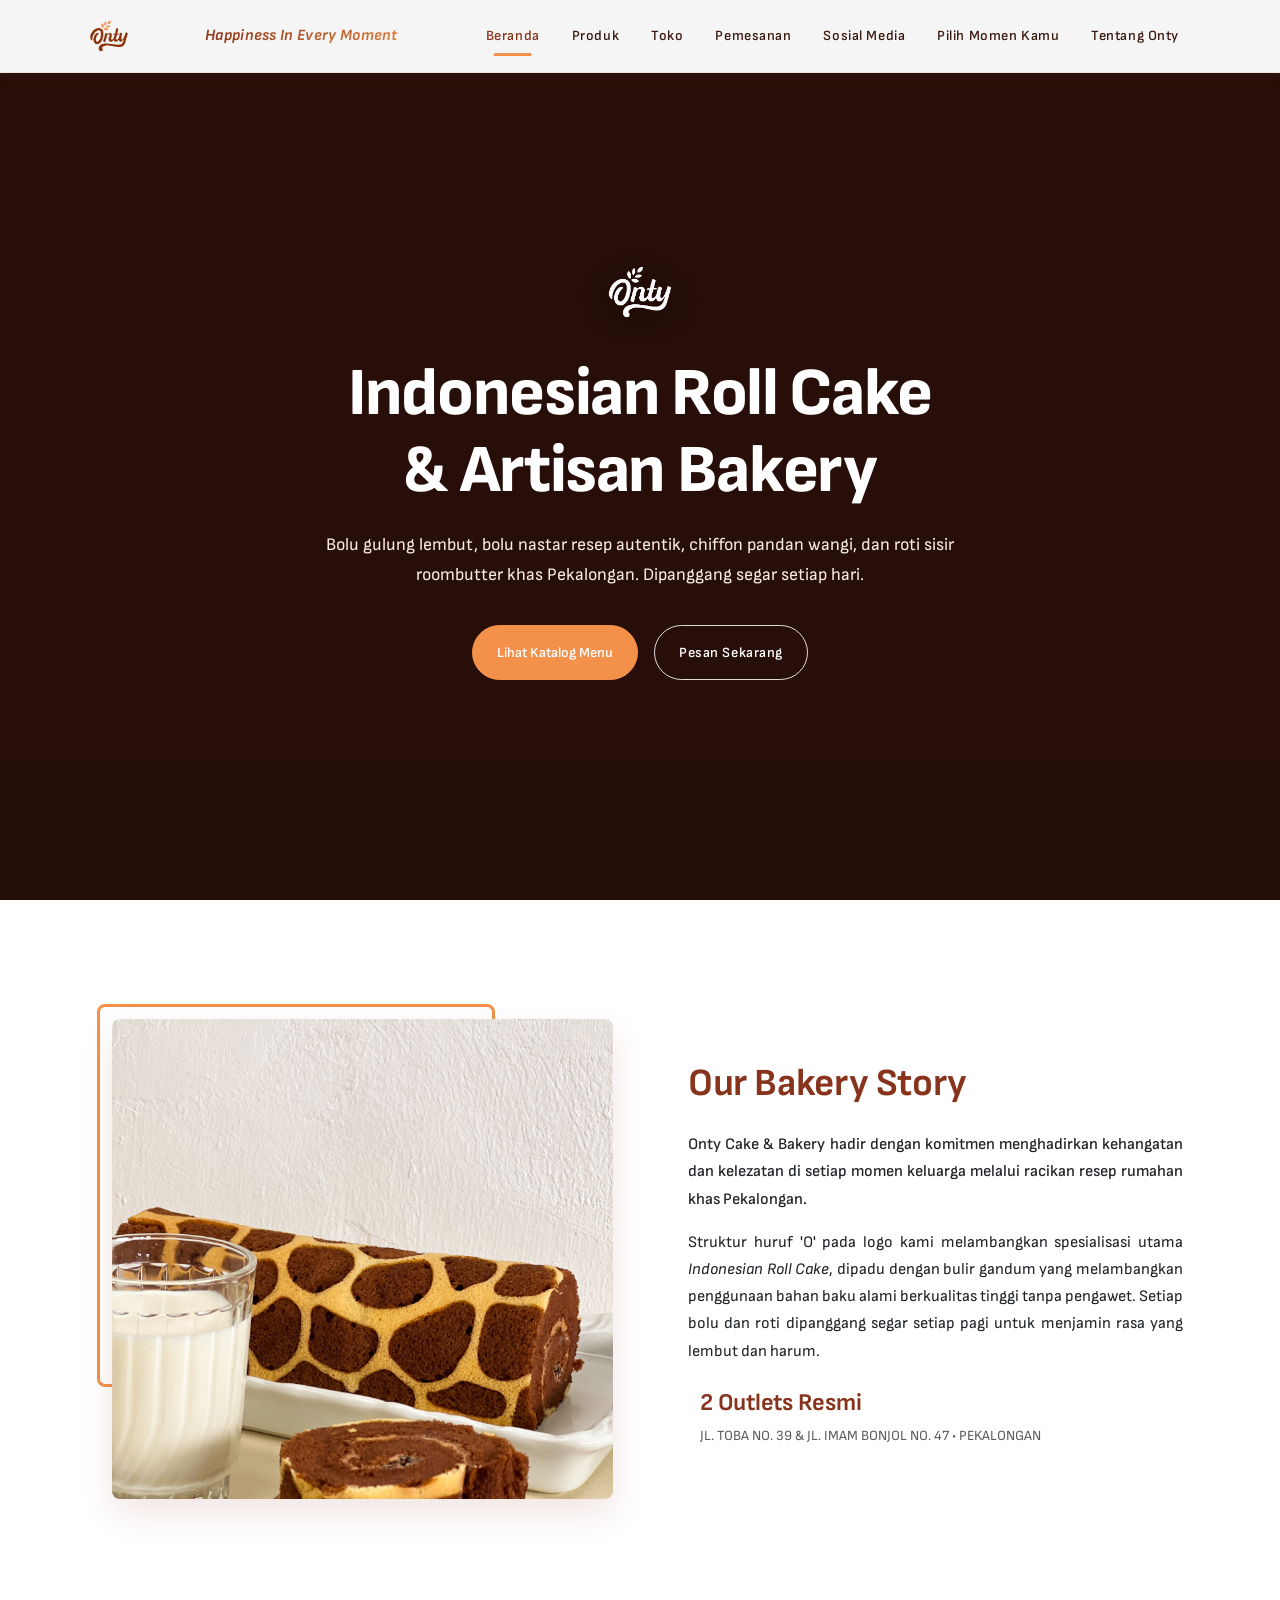
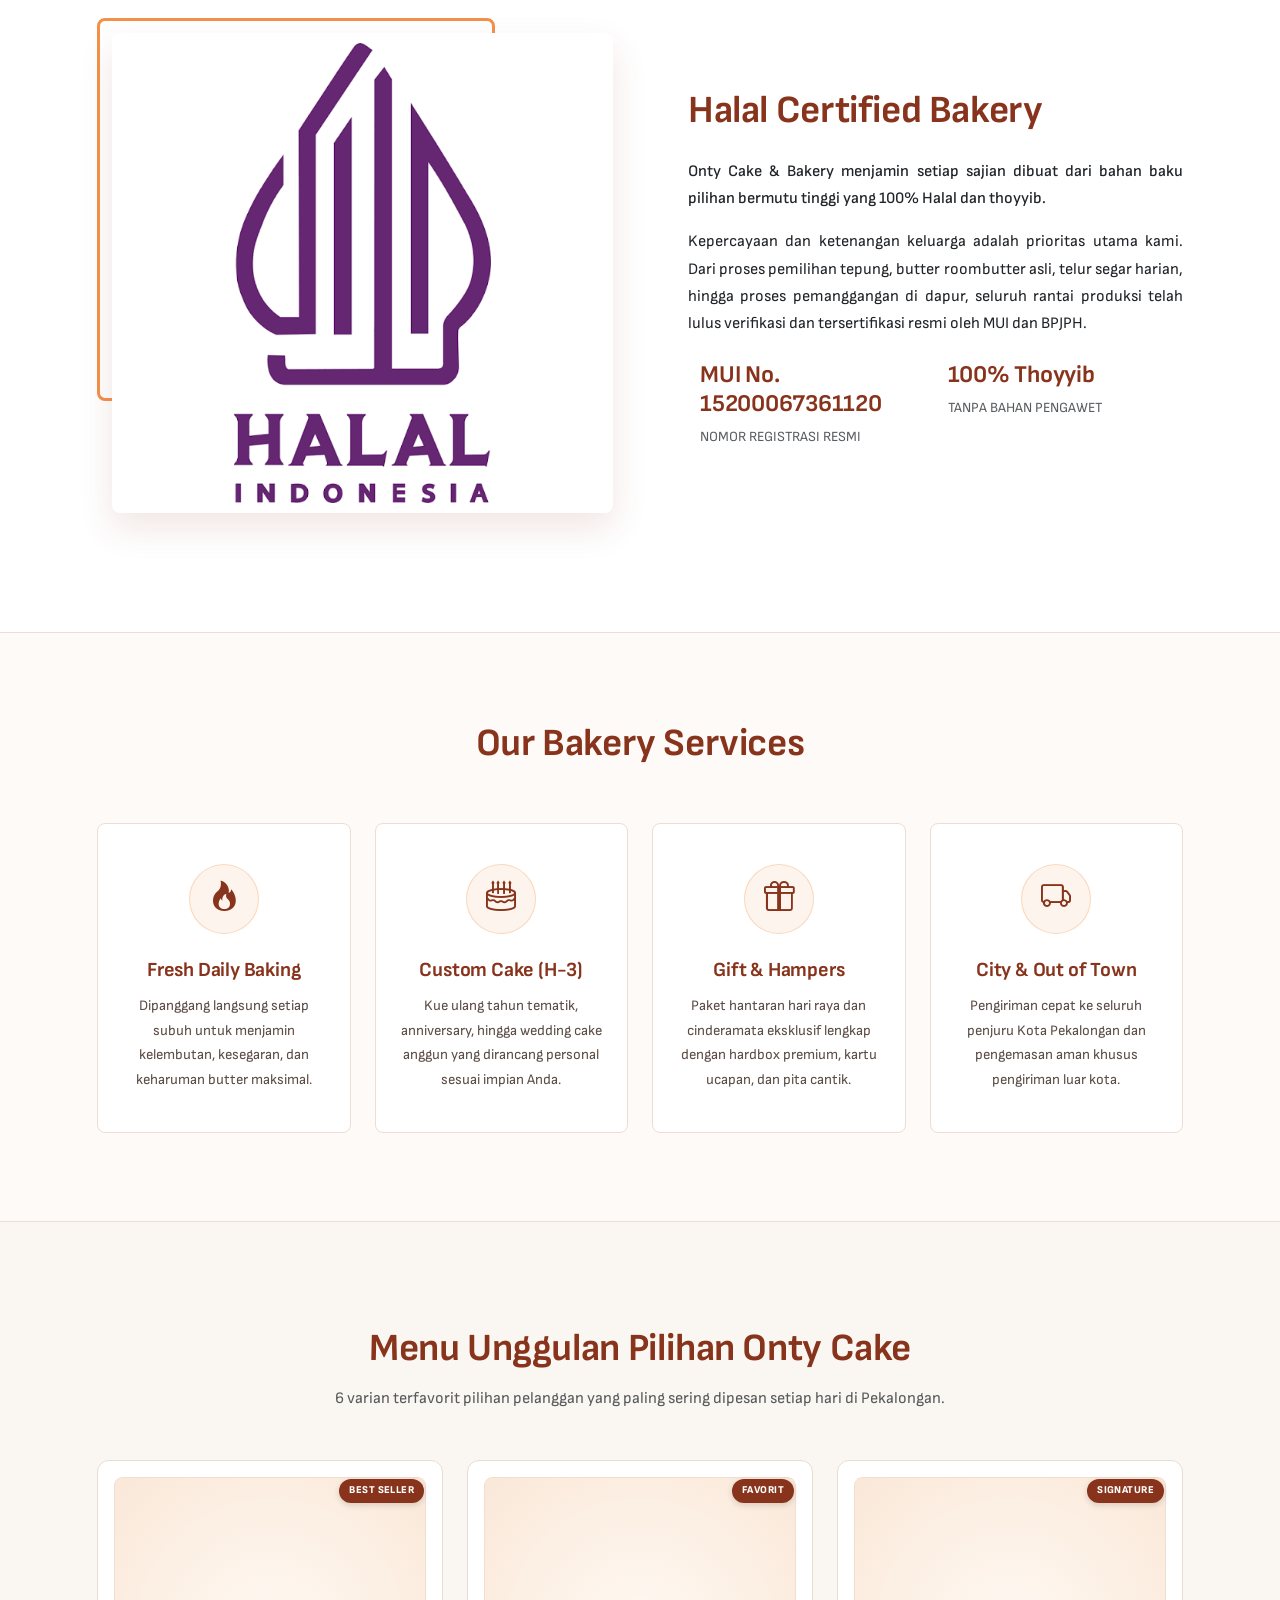
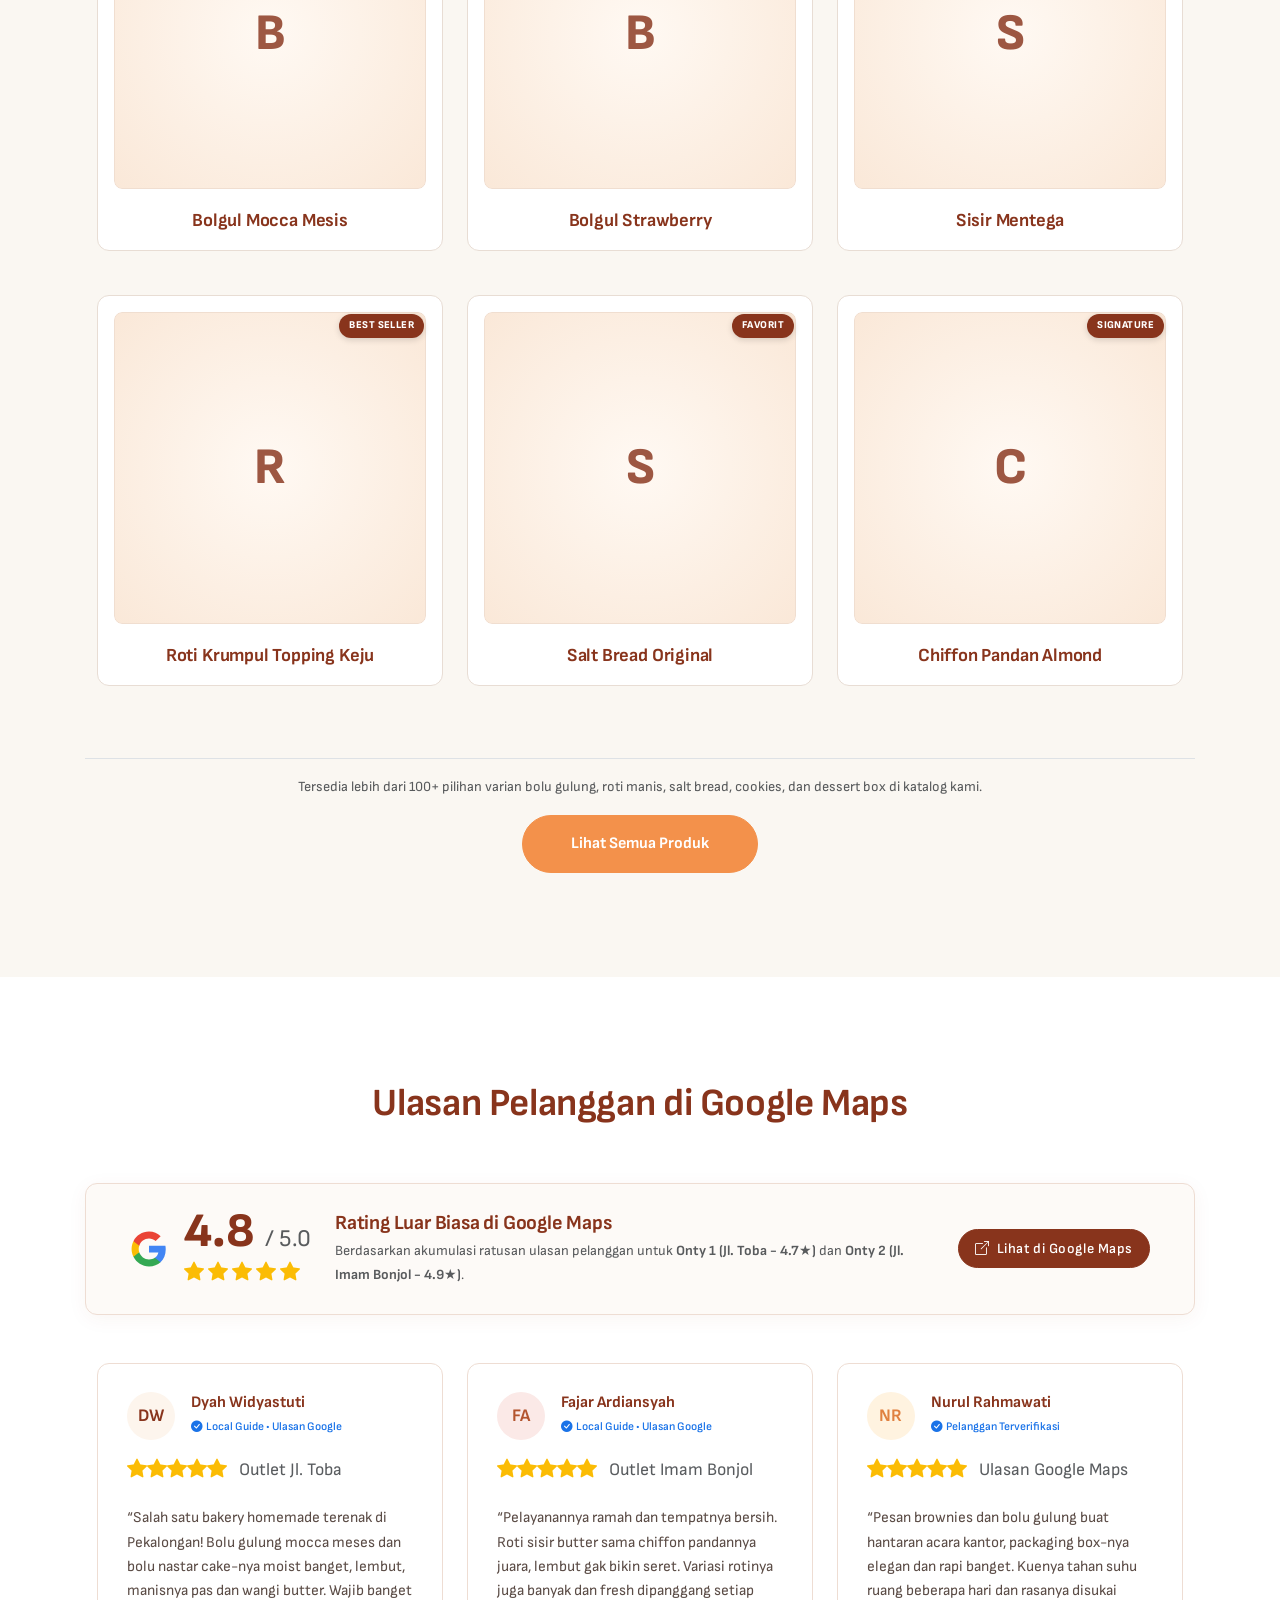
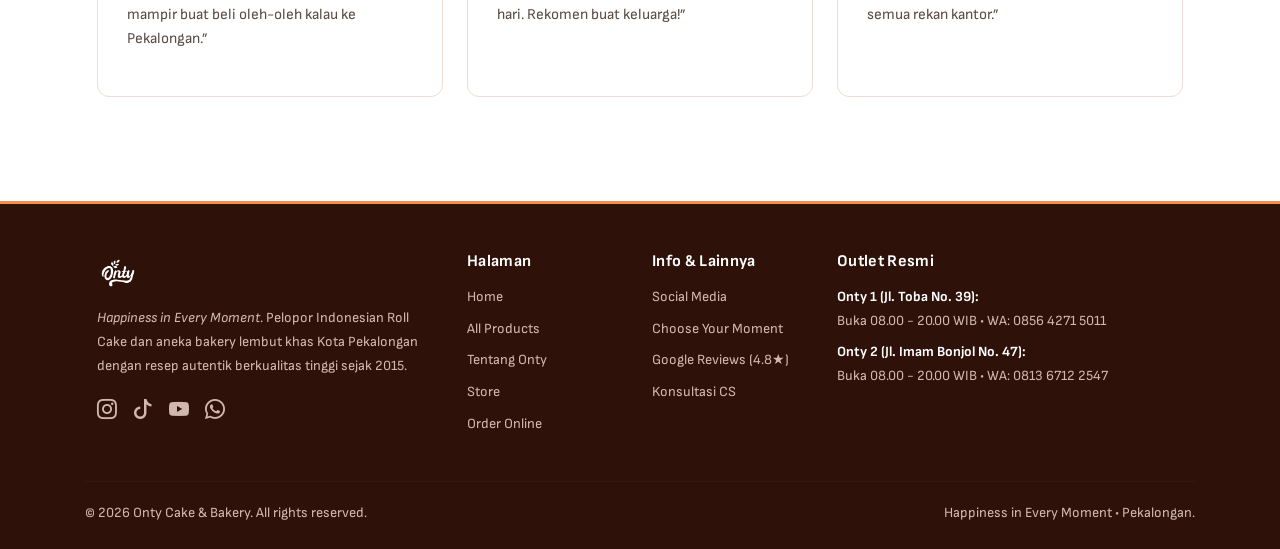
<file: index.html>
﻿<!DOCTYPE html>
<html lang="id">

<head>
  <meta charset="UTF-8">
  <meta name="viewport" content="width=device-width, initial-scale=1.0">
  <title>Beranda - Onty Cake &amp; Bakery</title>
  <meta name="description"
    content="Kelezatan autentik bolu gulung, bolu nastar, chiffon cake, roti sisir, dan custom cake khas Onty Cake & Bakery Pekalongan. Happiness in Every Moment.">
  <!-- PREVIEW MODE: Cegah index mesin pencari di GitHub Pages. HAPUS / GANTI saat migrasi ke https://ontycake.com/ -->
  <meta name="robots" content="noindex, nofollow">
  <link rel="icon" type="image/png" href="assets/icons/Logo onty 1.png">

  <!-- Normalization / Reset CSS -->
  <link rel="stylesheet" href="css/reset.css">

  <!-- Bootstrap 5.3 CSS -->
  <link href="https://cdn.jsdelivr.net/npm/bootstrap@5.3.3/dist/css/bootstrap.min.css" rel="stylesheet">
  <!-- Bootstrap Icons -->
  <link rel="stylesheet" href="https://cdn.jsdelivr.net/npm/bootstrap-icons@1.11.3/font/bootstrap-icons.min.css">

  <!-- Google Fonts: Sofia Sans (Brand Guidelines Sofia Pro alternative) & Great Vibes -->
  <link rel="preconnect" href="https://fonts.googleapis.com">
  <link rel="preconnect" href="https://fonts.gstatic.com" crossorigin>
  <link
    href="https://fonts.googleapis.com/css2?family=Great+Vibes&family=Sofia+Sans:ital,wght@0,300;0,400;0,500;0,600;0,700;0,800;1,400&display=swap"
    rel="stylesheet">

  <!-- Main Style & Animations -->
  <link rel="stylesheet" href="css/style.css?v=2.6">
  <link rel="stylesheet" href="css/animations.css">
</head>

<body class="home-page" data-bs-spy="scroll" data-bs-target="#bakeryNavbar" data-bs-offset="80">

  <!-- Main Navigation Bar with Official Logo -->
  <!-- Header Navigation (Grab-style App Layout for Mobile) -->
  <nav class="navbar navbar-expand-lg navbar-bakery fixed-top" id="bakeryNavbar">
    <div class="container">
      <!-- Mobile Toggler Button (Left aligned on mobile, like Grab) -->
      <button class="navbar-toggler border-0 shadow-none p-0 d-lg-none me-2" type="button" data-bs-toggle="offcanvas"
        data-bs-target="#mobileMenuOffcanvas" aria-controls="mobileMenuOffcanvas">
        <i class="bi bi-list fs-1" style="color:var(--kofta-brown);"></i>
      </button>

      <!-- Brand Logo (Centered on mobile, Left on desktop) -->
      <a class="navbar-brand navbar-brand-logo py-0 mx-auto mx-lg-0" href="./">
        <img src="assets/icons/Logo onty 1.png" alt="Onty Cake &amp; Bakery Logo">
        <span class="brand-tagline-badge d-none d-lg-inline-block">Happiness In Every Moment</span>
      </a>

      <!-- Tagline on Mobile (Right aligned) -->
      <div class="mobile-header-tagline d-lg-none">
        Happiness In<br>Every Moment
      </div>

      <!-- Desktop Navigation Links (Only visible on lg and above) -->
      <div class="collapse navbar-collapse justify-content-end d-none d-lg-flex" id="desktopNavContent">
        <ul class="navbar-nav align-items-lg-center mb-2 mb-lg-0">
          <li class="nav-item">
            <a class="nav-link nav-link-bakery active" href="./">Beranda</a>
          </li>
          <li class="nav-item">
            <a class="nav-link nav-link-bakery" href="products/">Produk</a>
          </li>
          <li class="nav-item">
            <a class="nav-link nav-link-bakery" href="location/">Toko</a>
          </li>
          <li class="nav-item">
            <a class="nav-link nav-link-bakery" href="order/">Pemesanan</a>
          </li>
          <li class="nav-item">
            <a class="nav-link nav-link-bakery" href="social/">Sosial Media</a>
          </li>
          <li class="nav-item">
            <a class="nav-link nav-link-bakery" href="baking-class/">Pilih Momen Kamu</a>
          </li>
          <li class="nav-item">
            <a class="nav-link nav-link-bakery" href="about/">Tentang Onty</a>
          </li>
        </ul>
      </div>
    </div>
  </nav>

  <!-- Grab-Style Mobile Offcanvas Menu (Slide from Left) -->
  <div class="offcanvas offcanvas-start grab-mobile-menu" tabindex="-1" id="mobileMenuOffcanvas"
    aria-labelledby="mobileMenuLabel">
    <div class="offcanvas-header border-bottom py-3 px-4">
      <div class="d-flex align-items-center gap-2" id="mobileMenuLabel">
        <img src="assets/icons/Logo onty 1.png" alt="Onty Logo" height="38">
      </div>
      <button type="button" class="btn-close shadow-none" data-bs-dismiss="offcanvas" aria-label="Close"></button>
    </div>

    <div class="offcanvas-body p-0">
                  <div class="grab-menu-list">
        <!-- Beranda -->
        <a href="./" class="grab-menu-item active" style="background:#fdf6f0; color:var(--kofta-brown);">
          <span class="grab-item-label fw-bold">
            <i class="bi bi-house-door me-2" style="color:var(--caramelised-orange);"></i> Beranda
          </span>
          <i class="bi bi-chevron-right grab-item-arrow" style="color:var(--kofta-brown);"></i>
        </a>
        <!-- Produk -->
        <a href="products/" class="grab-menu-item">
          <span class="grab-item-label">
            <i class="bi bi-grid me-2 text-muted"></i> Produk
          </span>
          <i class="bi bi-chevron-right grab-item-arrow"></i>
        </a>
        <!-- Toko -->
        <a href="location/" class="grab-menu-item">
          <span class="grab-item-label">
            <i class="bi bi-geo-alt me-2 text-muted"></i> Toko
          </span>
          <i class="bi bi-chevron-right grab-item-arrow"></i>
        </a>
        <!-- Pemesanan -->
        <a href="order/" class="grab-menu-item">
          <span class="grab-item-label">
            <i class="bi bi-bag-check me-2 text-muted"></i> Pemesanan
          </span>
          <i class="bi bi-chevron-right grab-item-arrow"></i>
        </a>
        <!-- Sosial Media -->
        <a href="social/" class="grab-menu-item">
          <span class="grab-item-label">
            <i class="bi bi-share me-2 text-muted"></i> Sosial Media
          </span>
          <i class="bi bi-chevron-right grab-item-arrow"></i>
        </a>
        <!-- Pilih Momen Kamu -->
        <a href="baking-class/" class="grab-menu-item">
          <span class="grab-item-label">
            <i class="bi bi-mortarboard me-2 text-muted"></i> Pilih Momen Kamu
          </span>
          <i class="bi bi-chevron-right grab-item-arrow"></i>
        </a>
        <!-- Tentang Onty -->
        <a href="about/" class="grab-menu-item">
          <span class="grab-item-label">
            <i class="bi bi-info-circle me-2 text-muted"></i> Tentang Onty
          </span>
          <i class="bi bi-chevron-right grab-item-arrow"></i>
        </a>
      </div>

      <!-- Quick Contact in Mobile Drawer Footer -->
      <div class="grab-menu-footer p-4 border-top mt-auto">
        <div class="small text-muted mb-2 fw-bold">Hubungi CS WhatsApp:</div>
        <div class="d-flex flex-column gap-2">
          <a href="https://wa.me/6285642715011" target="_blank" class="btn btn-brand btn-sm text-start py-2 px-3">
            <i class="bi bi-whatsapp me-2"></i> WA Outlet Toba
          </a>
          <a href="https://wa.me/6281367122547" target="_blank"
            class="btn btn-brand btn-sm text-start py-2 px-3">
            <i class="bi bi-whatsapp me-2"></i> WA Outlet Imam Bonjol
          </a>
        </div>
      </div>
    </div>
  </div>

  <!-- Hero Section with Pure Video Background (Comd Video) -->
  <section class="hero-slider" id="home">
    <div class="video-background-wrapper">
      <video id="heroVideo" autoplay muted loop playsinline preload="auto">
        <source src="assets/videos/Comd.mp4" type="video/mp4">
      </video>
    </div>
    <div class="video-overlay"></div>

    <div class="container">
      <div class="hero-content fade-in-up">
        <!-- Logo Stamp on Hero -->
        <img src="assets/icons/Logo onty 1.png" alt="Onty Cake Wordmark" class="hero-brand-logo">
        <div class="tagline">Happiness in Every Moment</div>
        <h1>Indonesian Roll Cake<br>&amp; Artisan Bakery</h1>
        <p>
          Bolu gulung lembut, bolu nastar resep autentik, chiffon pandan wangi, dan roti sisir roombutter khas Pekalongan. Dipanggang segar setiap hari.
        </p>
        <div class="d-flex justify-content-center gap-3 flex-wrap">
          <a href="products/" class="btn btn-bakery-orange px-4 py-3">Lihat Katalog Menu</a>
          <a href="order/" class="btn btn-bakery-outline px-4 py-3">Pesan Sekarang</a>
        </div>
      </div>
    </div>
  </section>

  <!-- Our Bakery Story Section -->
  <section class="story-section" id="story">
    <div class="container">
      <div class="row align-items-center g-5">
        <div class="col-lg-6">
          <div class="story-img-frame">
            <img src="assets/images/about/heroproduct.JPEG"
              alt="Bolu Onty Bakery" class="story-img" style="object-fit: cover;">
          </div>
        </div>
        <div class="col-lg-6 ps-lg-5">
          <div class="section-header text-start mb-4">
            <span class="font-script script-sub">Since 2015 &bull; Pekalongan</span>
            <h2>Our Bakery Story</h2>
            <div class="header-divider justify-content-start">
              <span class="line"></span>
              <span class="dot"></span>
              <span class="line"></span>
            </div>
          </div>
          <p class="lead text-dark fs-6 fw-medium mb-3">
            Onty Cake &amp; Bakery hadir dengan komitmen menghadirkan kehangatan dan kelezatan di setiap momen keluarga
            melalui racikan resep rumahan khas Pekalongan.
          </p>
          <p class="text-body mb-4">
            Struktur huruf 'O' pada logo kami melambangkan spesialisasi utama <em>Indonesian Roll Cake</em>, dipadu
            dengan bulir gandum yang melambangkan penggunaan bahan baku alami berkualitas tinggi tanpa pengawet. Setiap
            bolu dan roti dipanggang segar setiap pagi untuk menjamin rasa yang lembut dan harum.
          </p>
          <div class="row g-3 mb-2">
            <div class="col-12">
              <h5 class="mb-1 font-heading fs-4" style="color:var(--kofta-brown);">2 Outlets Resmi</h5>
              <small class="text-muted text-uppercase">Jl. Toba No. 39 &amp; Jl. Imam Bonjol No. 47 &bull; Pekalongan</small>
            </div>
          </div>
        </div>
      </div>
    </div>
  </section>

  <!-- Halal Assurance & Certification Section (Matching Our Bakery Story Layout) -->
  <section class="story-section pt-0" id="halal-assurance">
    <div class="container">
      <div class="row align-items-center g-5">
        <div class="col-lg-6">
          <div class="story-img-frame">
            <a href="assets/images/about/halal.png" target="_blank" title="Klik untuk memperbesar sertifikat halal">
              <img src="assets/images/about/halal.png" 
                   alt="Sertifikat Halal Resmi MUI Onty Cake &amp; Bakery" 
                   class="story-img"
                   style="object-fit: contain; background: #fff; padding: 10px;">
            </a>
          </div>
        </div>
        <div class="col-lg-6 ps-lg-5">
          <div class="section-header text-start mb-4">
            <span class="font-script script-sub">Jaminan Mutu &amp; Kehalalan</span>
            <h2>Halal Certified Bakery</h2>
            <div class="header-divider justify-content-start">
              <span class="line"></span>
              <span class="dot"></span>
              <span class="line"></span>
            </div>
          </div>
          <p class="lead text-dark fs-6 fw-medium mb-3">
            Onty Cake &amp; Bakery menjamin setiap sajian dibuat dari bahan baku pilihan bermutu tinggi yang 100% Halal dan thoyyib.
          </p>
          <p class="text-body mb-4">
            Kepercayaan dan ketenangan keluarga adalah prioritas utama kami. Dari proses pemilihan tepung, butter roombutter asli, telur segar harian, hingga proses pemanggangan di dapur, seluruh rantai produksi telah lulus verifikasi dan tersertifikasi resmi oleh MUI dan BPJPH.
          </p>
          <div class="row g-3 mb-2">
            <div class="col-6">
              <h5 class="mb-1 font-heading fs-4" style="color:var(--kofta-brown);">MUI No. 15200067361120</h5>
              <small class="text-muted text-uppercase">Nomor Registrasi Resmi</small>
            </div>
            <div class="col-6">
              <h5 class="mb-1 font-heading fs-4" style="color:var(--kofta-brown);">100% Thoyyib</h5>
              <small class="text-muted text-uppercase">Tanpa Bahan Pengawet</small>
            </div>
          </div>
        </div>
      </div>
    </div>
  </section>

  <!-- Our Services (4 Pillars) -->
  <section class="services-section" id="services">
    <div class="container">
      <div class="section-header text-center">
        <span class="font-script script-sub">What we offer</span>
        <h2>Our Bakery Services</h2>
        <div class="header-divider">
          <span class="line"></span>
          <span class="dot"></span>
          <span class="line"></span>
        </div>
      </div>

      <div class="row g-4">
        <div class="col-lg-3 col-md-6">
          <div class="service-box">
            <div class="icon-wrap">
              <i class="bi bi-fire"></i>
            </div>
            <h4>Fresh Daily Baking</h4>
            <p>Dipanggang langsung setiap subuh untuk menjamin kelembutan, kesegaran, dan keharuman butter maksimal.</p>
          </div>
        </div>

        <div class="col-lg-3 col-md-6">
          <div class="service-box">
            <div class="icon-wrap">
              <i class="bi bi-cake2"></i>
            </div>
            <h4>Custom Cake (H-3)</h4>
            <p>Kue ulang tahun tematik, anniversary, hingga wedding cake anggun yang dirancang personal sesuai impian
              Anda.</p>
          </div>
        </div>

        <div class="col-lg-3 col-md-6">
          <div class="service-box">
            <div class="icon-wrap">
              <i class="bi bi-gift"></i>
            </div>
            <h4>Gift &amp; Hampers</h4>
            <p>Paket hantaran hari raya dan cinderamata eksklusif lengkap dengan hardbox premium, kartu ucapan, dan pita
              cantik.</p>
          </div>
        </div>

        <div class="col-lg-3 col-md-6">
          <div class="service-box">
            <div class="icon-wrap">
              <i class="bi bi-truck"></i>
            </div>
            <h4>City &amp; Out of Town</h4>
            <p>Pengiriman cepat ke seluruh penjuru Kota Pekalongan dan pengemasan aman khusus pengiriman luar kota.</p>
          </div>
        </div>
      </div>
    </div>
  </section>

  <!-- Products Section (Home: 6 Featured Signature Items + Link to All Products) -->
  <section class="products-section" id="products">
    <div class="container">
      <div class="section-header text-center mb-5">
        <span class="font-script script-sub">Signature Bakery</span>
        <h2>Menu Unggulan Pilihan Onty Cake</h2>
        <div class="header-divider">
          <span class="line"></span>
          <span class="dot"></span>
          <span class="line"></span>
        </div>
        <p class="text-muted mt-2">6 varian terfavorit pilihan pelanggan yang paling sering dipesan setiap hari di
          Pekalongan.</p>
      </div>

      <!-- 6 Square Framed Product Grid on Home -->
      <div class="row g-3 g-md-4 justify-content-center" id="homeFeaturedGrid">
        <!-- Rendered dynamically via js/main.js (6 items) -->
      </div>

      <!-- Call to Action: View All Products -->
      <div class="text-center mt-5 pt-3 border-top">
        <p class="text-muted small mb-3">Tersedia lebih dari 100+ pilihan varian bolu gulung, roti manis, salt bread,
          cookies, dan dessert box di katalog kami.</p>
        <div class="d-flex flex-wrap justify-content-center gap-3">
          <a href="products/" class="btn btn-brand px-5 py-3 fw-bold">
            Lihat Semua Produk
          </a>
        </div>
      </div>
    </div>
  </section>

  <!-- Google Maps Rating & Customer Reviews Section -->
  <section class="testimonials-section" id="reviews">
    <div class="container">
      <div class="section-header text-center">
        <span class="font-script script-sub">Real Reviews</span>
        <h2>Ulasan Pelanggan di Google Maps</h2>
        <div class="header-divider">
          <span class="line"></span>
          <span class="dot"></span>
          <span class="line"></span>
        </div>
      </div>

      <!-- Google Rating Aggregate Badge -->
      <div class="gmaps-badge-banner">
        <div class="row align-items-center g-4 text-center text-md-start">
          <div class="col-md-auto d-flex justify-content-center justify-content-md-start align-items-center gap-3">
            <svg class="google-g-icon" viewBox="0 0 24 24">
              <path fill="#4285F4"
                d="M22.56 12.25c0-.78-.07-1.53-.2-2.25H12v4.26h5.92c-.26 1.37-1.04 2.53-2.21 3.31v2.77h3.57c2.08-1.92 3.28-4.74 3.28-8.09z" />
              <path fill="#34A853"
                d="M12 23c2.97 0 5.46-.98 7.28-2.66l-3.57-2.77c-.98.66-2.23 1.06-3.71 1.06-2.86 0-5.29-1.93-6.16-4.53H2.18v2.84C3.99 20.53 7.7 23 12 23z" />
              <path fill="#FBBC05"
                d="M5.84 14.09c-.22-.66-.35-1.36-.35-2.09s.13-1.43.35-2.09V7.06H2.18C1.43 8.55 1 10.22 1 12s.43 3.45 1.18 4.94l2.85-2.22.81-.63z" />
              <path fill="#EA4335"
                d="M12 5.38c1.62 0 3.06.56 4.21 1.64l3.15-3.15C17.45 2.09 14.97 1 12 1 7.7 1 3.99 3.47 2.18 7.06l3.66 2.84c.87-2.6 3.3-4.52 6.16-4.52z" />
            </svg>
            <div>
              <div class="gmaps-score">4.8 <span class="fs-4 fw-normal text-muted">/ 5.0</span></div>
              <div class="stars-gold">
                <i class="bi bi-star-fill"></i>
                <i class="bi bi-star-fill"></i>
                <i class="bi bi-star-fill"></i>
                <i class="bi bi-star-fill"></i>
                <i class="bi bi-star-fill"></i>
              </div>
            </div>
          </div>
          <div class="col-md">
            <h5 class="mb-1" style="color:var(--kofta-brown);">Rating Luar Biasa di Google Maps</h5>
            <p class="text-muted small mb-0">
              Berdasarkan akumulasi ratusan ulasan pelanggan untuk <strong>Onty 1 (Jl. Toba - 4.7★)</strong> dan
              <strong>Onty 2 (Jl. Imam Bonjol - 4.9★)</strong>.
            </p>
          </div>
          <div class="col-md-auto text-md-end">
            <a href="https://maps.google.com/?q=Onty+Cake+Jalan+Toba+Pekalongan" target="_blank"
              class="btn btn-bakery-primary btn-sm px-3 py-2">
              <i class="bi bi-box-arrow-up-right me-1"></i> Lihat di Google Maps
            </a>
          </div>
        </div>
      </div>

      <!-- Real Reviews Cards -->
      <div class="row g-4">
        <!-- Review 1: Ulasan Asli Pengunjung -->
        <div class="col-lg-4 col-md-6">
          <div class="review-card">
            <div class="d-flex align-items-center gap-3 mb-2">
              <div class="review-avatar">DW</div>
              <div>
                <h6 class="mb-0 fw-bold" style="color:var(--kofta-brown);">Dyah Widyastuti</h6>
                <div class="verified-buyer">
                  <i class="bi bi-check-circle-fill"></i> Local Guide &bull; Ulasan Google
                </div>
              </div>
            </div>
            <div class="stars-gold small my-1">
              <i class="bi bi-star-fill"></i><i class="bi bi-star-fill"></i><i class="bi bi-star-fill"></i><i
                class="bi bi-star-fill"></i><i class="bi bi-star-fill"></i>
              <span class="text-muted ms-2 small">Outlet Jl. Toba</span>
            </div>
            <p class="review-text">
              &ldquo;Salah satu bakery homemade terenak di Pekalongan! Bolu gulung mocca meses dan bolu nastar cake-nya
              moist banget, lembut, manisnya pas dan wangi butter. Wajib banget mampir buat beli oleh-oleh kalau ke
              Pekalongan.&rdquo;
            </p>
          </div>
        </div>

        <!-- Review 2: Ulasan Asli Pengunjung -->
        <div class="col-lg-4 col-md-6">
          <div class="review-card">
            <div class="d-flex align-items-center gap-3 mb-2">
              <div class="review-avatar" style="background:#fbe9e7; color:#b3542e;">FA</div>
              <div>
                <h6 class="mb-0 fw-bold" style="color:var(--kofta-brown);">Fajar Ardiansyah</h6>
                <div class="verified-buyer">
                  <i class="bi bi-check-circle-fill"></i> Local Guide &bull; Ulasan Google
                </div>
              </div>
            </div>
            <div class="stars-gold small my-1">
              <i class="bi bi-star-fill"></i><i class="bi bi-star-fill"></i><i class="bi bi-star-fill"></i><i
                class="bi bi-star-fill"></i><i class="bi bi-star-fill"></i>
              <span class="text-muted ms-2 small">Outlet Imam Bonjol</span>
            </div>
            <p class="review-text">
              &ldquo;Pelayanannya ramah dan tempatnya bersih. Roti sisir butter sama chiffon pandannya juara, lembut gak
              bikin seret. Variasi rotinya juga banyak dan fresh dipanggang setiap hari. Rekomen buat keluarga!&rdquo;
            </p>
          </div>
        </div>

        <!-- Review 3: Ulasan Asli Pengunjung -->
        <div class="col-lg-4 col-md-6">
          <div class="review-card">
            <div class="d-flex align-items-center gap-3 mb-2">
              <div class="review-avatar" style="background:#fff3e0; color:#e08141;">NR</div>
              <div>
                <h6 class="mb-0 fw-bold" style="color:var(--kofta-brown);">Nurul Rahmawati</h6>
                <div class="verified-buyer">
                  <i class="bi bi-check-circle-fill"></i> Pelanggan Terverifikasi
                </div>
              </div>
            </div>
            <div class="stars-gold small my-1">
              <i class="bi bi-star-fill"></i><i class="bi bi-star-fill"></i><i class="bi bi-star-fill"></i><i
                class="bi bi-star-fill"></i><i class="bi bi-star-fill"></i>
              <span class="text-muted ms-2 small">Ulasan Google Maps</span>
            </div>
            <p class="review-text">
              &ldquo;Pesan brownies dan bolu gulung buat hantaran acara kantor, packaging box-nya elegan dan rapi
              banget. Kuenya tahan suhu ruang beberapa hari dan rasanya disukai semua rekan kantor.&rdquo;
            </p>
          </div>
        </div>
      </div>
    </div>
  </section>

  <!-- Footer with Brand Logo -->
  <footer>
    <div class="container">
      <div class="row g-4">
        <div class="col-lg-4 col-md-6">
          <div class="footer-logo">
            <img src="assets/icons/Logo onty 1.png" alt="Onty Cake Logo White">
          </div>
          <p class="small pe-lg-4">
            <em>Happiness in Every Moment</em>. Pelopor Indonesian Roll Cake dan aneka bakery lembut khas Kota
            Pekalongan dengan resep autentik berkualitas tinggi sejak 2015.
          </p>
          <div class="d-flex gap-3 fs-5 mt-3">
            <a href="https://instagram.com/ontycake" target="_blank"><i class="bi bi-instagram"></i></a>
            <a href="https://tiktok.com/@ontycake" target="_blank"><i class="bi bi-tiktok"></i></a>
            <a href="https://youtube.com/@ontycake" target="_blank"><i class="bi bi-youtube"></i></a>
            <a href="https://wa.me/6285642715011" target="_blank"><i class="bi bi-whatsapp"></i></a>
          </div>
        </div>

        <div class="col-lg-2 col-6">
          <h5>Halaman</h5>
          <ul class="list-unstyled small d-flex flex-column gap-2">
            <li><a href="./">Home</a></li>
            <li><a href="products/">All Products</a></li>
            <li><a href="about/">Tentang Onty</a></li>
            <li><a href="location/">Store</a></li>
            <li><a href="order/">Order Online</a></li>
          </ul>
        </div>

        <div class="col-lg-2 col-6">
          <h5>Info &amp; Lainnya</h5>
          <ul class="list-unstyled small d-flex flex-column gap-2">
            <li><a href="social/">Social Media</a></li>
            <li><a href="baking-class/">Choose Your Moment</a></li>
            <li><a href="location/#reviews">Google Reviews (4.8★)</a></li>
            <li><a href="https://wa.me/6285642715011">Konsultasi CS</a></li>
          </ul>
        </div>

        <div class="col-lg-4 col-md-6">
          <h5>Outlet Resmi</h5>
          <div class="small mb-2">
            <strong class="text-white">Onty 1 (Jl. Toba No. 39):</strong><br>
            Buka 08.00 - 20.00 WIB &bull; WA: 0856 4271 5011
          </div>
          <div class="small">
            <strong class="text-white">Onty 2 (Jl. Imam Bonjol No. 47):</strong><br>
            Buka 08.00 - 20.00 WIB &bull; WA: 0813 6712 2547
          </div>
        </div>
      </div>

      <hr class="footer-divider">

      <div class="d-flex flex-wrap justify-content-between align-items-center small">
        <div>&copy; 2026 Onty Cake &amp; Bakery. All rights reserved.</div>
        <div>Happiness in Every Moment &bull; Pekalongan.</div>
      </div>
    </div>
  </footer>

  <!-- Bootstrap JS -->
  <script src="https://cdn.jsdelivr.net/npm/bootstrap@5.3.3/dist/js/bootstrap.bundle.min.js"></script>
  <!-- Main JS Logic -->
  <script src="js/main.js?v=2.2"></script>
</body>

</html>
</file>
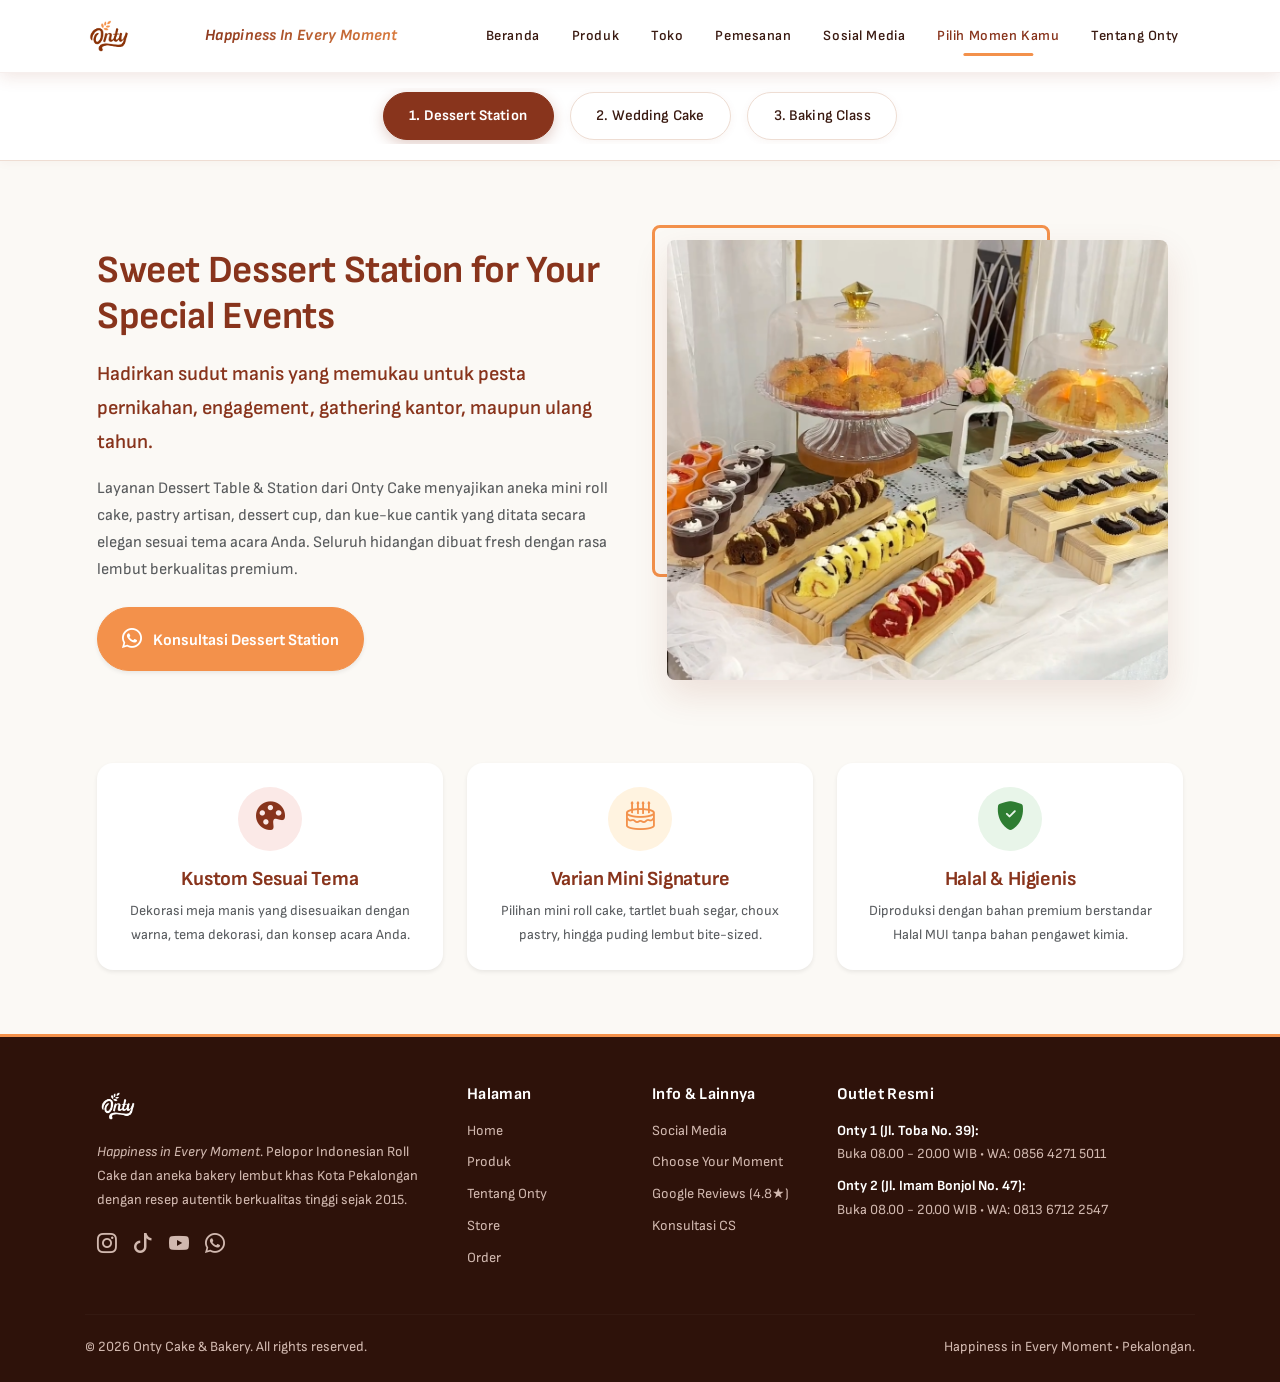
<file: baking-class/index.html>
﻿<!DOCTYPE html>
<html lang="id">
<head>
  <meta charset="UTF-8">
  <meta name="viewport" content="width=device-width, initial-scale=1.0">
  <title>Pilih Momen Kamu - Onty Cake &amp; Bakery</title>
  <meta name="description" content="Lengkapi momen spesial Anda bersama Onty Cake &amp; Bakery: Layanan Dessert Station, Custom Wedding Cake elegan, dan Baking Class seru di Pekalongan.">
  <!-- PREVIEW MODE: Cegah index mesin pencari di GitHub Pages. HAPUS / GANTI saat migrasi ke https://ontycake.com/ -->
  <meta name="robots" content="noindex, nofollow">
  <link rel="icon" type="image/png" href="../assets/icons/Logo onty 1.png">

  <!-- Bootstrap 5.3 CSS -->
  <link href="https://cdn.jsdelivr.net/npm/bootstrap@5.3.3/dist/css/bootstrap.min.css" rel="stylesheet">
  <!-- Bootstrap Icons -->
  <link rel="stylesheet" href="https://cdn.jsdelivr.net/npm/bootstrap-icons@1.11.3/font/bootstrap-icons.min.css">
  <!-- Google Fonts: Sofia Sans -->
  <link rel="preconnect" href="https://fonts.googleapis.com">
  <link rel="preconnect" href="https://fonts.gstatic.com" crossorigin>
  <link href="https://fonts.googleapis.com/css2?family=Sofia+Sans:ital,wght@0,300;0,400;0,500;0,600;0,700;0,800;1,400&display=swap" rel="stylesheet">

  <!-- Main CSS -->
  <link rel="stylesheet" href="../css/style.css?v=2.6">

  <script>
    function switchMomentTab(tabId, el) {
      if (!el) return;
      document.querySelectorAll('.moment-chip').forEach(btn => btn.classList.remove('active'));
      el.classList.add('active');

      document.querySelectorAll('.moment-tab-pane').forEach(pane => {
        pane.style.display = 'none';
        pane.classList.remove('active');
      });

      const target = document.getElementById('pane-' + tabId);
      if (target) {
        target.style.display = 'block';
        void target.offsetWidth;
        target.classList.add('active');
      }
    }
  </script>
</head>
<body>

  <!-- Navbar (Grab-style Mobile + Desktop) -->
  <nav class="navbar navbar-expand-lg navbar-bakery fixed-top" id="bakeryNavbar">
    <div class="container">
      <button class="navbar-toggler border-0 shadow-none p-0 d-lg-none me-2" type="button" data-bs-toggle="offcanvas" data-bs-target="#mobileMenuOffcanvas" aria-controls="mobileMenuOffcanvas">
        <i class="bi bi-list fs-1" style="color:var(--kofta-brown);"></i>
      </button>

      <a class="navbar-brand navbar-brand-logo py-0 mx-auto mx-lg-0" href="../">
        <img src="../assets/icons/Logo onty 1.png" alt="Onty Cake &amp; Bakery Logo">
        <span class="brand-tagline-badge d-none d-lg-inline-block">Happiness In Every Moment</span>
      </a>

      <!-- Tagline on Mobile (Right aligned) -->
      <div class="mobile-header-tagline d-lg-none">
        Happiness In<br>Every Moment
      </div>

      <div class="collapse navbar-collapse justify-content-end d-none d-lg-flex" id="desktopNavContent">
        <ul class="navbar-nav align-items-lg-center mb-2 mb-lg-0">
          <li class="nav-item">
            <a class="nav-link nav-link-bakery" href="../">Beranda</a>
          </li>
          <li class="nav-item">
            <a class="nav-link nav-link-bakery" href="../products/">Produk</a>
          </li>
          <li class="nav-item">
            <a class="nav-link nav-link-bakery" href="../location/">Toko</a>
          </li>
          <li class="nav-item">
            <a class="nav-link nav-link-bakery" href="../order/">Pemesanan</a>
          </li>
          <li class="nav-item">
            <a class="nav-link nav-link-bakery" href="../social/">Sosial Media</a>
          </li>
          <li class="nav-item">
            <a class="nav-link nav-link-bakery active" href="../baking-class/">Pilih Momen Kamu</a>
          </li>
          <li class="nav-item">
            <a class="nav-link nav-link-bakery" href="../about/">Tentang Onty</a>
          </li>
        </ul>
      </div>
    </div>
  </nav>

  <!-- Grab-Style Mobile Offcanvas Menu (Slide from Left) -->
  <div class="offcanvas offcanvas-start grab-mobile-menu" tabindex="-1" id="mobileMenuOffcanvas" aria-labelledby="mobileMenuLabel">
    <div class="offcanvas-header border-bottom py-3 px-4">
      <div class="d-flex align-items-center gap-2" id="mobileMenuLabel">
        <img src="../assets/icons/Logo onty 1.png" alt="Onty Logo" height="38">
      </div>
      <button type="button" class="btn-close shadow-none" data-bs-dismiss="offcanvas" aria-label="Close"></button>
    </div>
    
    <div class="offcanvas-body p-0">
                  <div class="grab-menu-list">
        <!-- Beranda -->
        <a href="../" class="grab-menu-item">
          <span class="grab-item-label">
            <i class="bi bi-house-door me-2 text-muted"></i> Beranda
          </span>
          <i class="bi bi-chevron-right grab-item-arrow"></i>
        </a>
        <!-- Produk -->
        <a href="../products/" class="grab-menu-item">
          <span class="grab-item-label">
            <i class="bi bi-grid me-2 text-muted"></i> Produk
          </span>
          <i class="bi bi-chevron-right grab-item-arrow"></i>
        </a>
        <!-- Toko -->
        <a href="../location/" class="grab-menu-item">
          <span class="grab-item-label">
            <i class="bi bi-geo-alt me-2 text-muted"></i> Toko
          </span>
          <i class="bi bi-chevron-right grab-item-arrow"></i>
        </a>
        <!-- Pemesanan -->
        <a href="../order/" class="grab-menu-item">
          <span class="grab-item-label">
            <i class="bi bi-bag-check me-2 text-muted"></i> Pemesanan
          </span>
          <i class="bi bi-chevron-right grab-item-arrow"></i>
        </a>
        <!-- Sosial Media -->
        <a href="../social/" class="grab-menu-item">
          <span class="grab-item-label">
            <i class="bi bi-share me-2 text-muted"></i> Sosial Media
          </span>
          <i class="bi bi-chevron-right grab-item-arrow"></i>
        </a>
        <!-- Pilih Momen Kamu -->
        <a href="../baking-class/" class="grab-menu-item active" style="background:#fdf6f0; color:var(--kofta-brown);">
          <span class="grab-item-label fw-bold">
            <i class="bi bi-mortarboard me-2" style="color:var(--caramelised-orange);"></i> Pilih Momen Kamu
          </span>
          <i class="bi bi-chevron-right grab-item-arrow" style="color:var(--kofta-brown);"></i>
        </a>
        <!-- Tentang Onty -->
        <a href="../about/" class="grab-menu-item">
          <span class="grab-item-label">
            <i class="bi bi-info-circle me-2 text-muted"></i> Tentang Onty
          </span>
          <i class="bi bi-chevron-right grab-item-arrow"></i>
        </a>
      </div>

      <div class="grab-menu-footer p-4 border-top mt-auto">
        <div class="small text-muted mb-2 fw-bold">Hubungi Outlet Kami:</div>
        <div class="d-flex flex-column gap-2">
          <a href="https://wa.me/6285642715011" target="_blank" class="btn btn-brand btn-sm text-start py-2 px-3">
            <i class="bi bi-whatsapp me-2"></i> WA Outlet Toba
          </a>
          <a href="https://wa.me/6281367122547" target="_blank" class="btn btn-brand btn-sm text-start py-2 px-3">
            <i class="bi bi-whatsapp me-2"></i> WA Outlet Imam Bonjol
          </a>
        </div>
      </div>
    </div>
  </div>

  <!-- Moment Capsule Navigation Tabs -->
  <section class="subpage-tab-nav">
    <div class="container">
      <div class="about-capsule-nav d-flex justify-content-center gap-3 overflow-auto text-nowrap">
        <button type="button" class="about-chip moment-chip active" onclick="switchMomentTab('dessert', this)">
          1. Dessert Station
        </button>
        <button type="button" class="about-chip moment-chip" onclick="switchMomentTab('wedding', this)">
          2. Wedding Cake
        </button>
        <button type="button" class="about-chip moment-chip" onclick="switchMomentTab('baking', this)">
          3. Baking Class
        </button>
      </div>
    </div>
  </section>

  <!-- Main Content Container -->
  <main class="py-4 py-lg-5 about-tab-main" style="background-color: #fbf9f5; min-height: 70vh;">
    <div class="container py-md-3">

      <!-- ==========================================
           TAB PANE 1: DESSERT STATION
           ========================================== -->
      <div class="moment-tab-pane about-tab-pane active" id="pane-dessert">
        <div class="row align-items-center g-5 mb-5">
          <div class="col-lg-6">
            <div class="section-header text-start mb-3">
              <h2>Sweet Dessert Station for Your Special Events</h2>
            </div>
            <p class="lead" style="color:var(--kofta-brown); font-weight:600;">
              Hadirkan sudut manis yang memukau untuk pesta pernikahan, engagement, gathering kantor, maupun ulang tahun.
            </p>
            <p class="text-muted mb-4">
              Layanan Dessert Table &amp; Station dari Onty Cake menyajikan aneka mini roll cake, pastry artisan, dessert cup, dan kue-kue cantik yang ditata secara elegan sesuai tema acara Anda. Seluruh hidangan dibuat fresh dengan rasa lembut berkualitas premium.
            </p>
            <div class="d-flex flex-wrap gap-3">
              <a href="https://wa.me/6285642715011?text=Halo%20Admin%20Onty%20Cake,%20saya%20tertarik%20dengan%20layanan%20Dessert%20Station%20untuk%20acara%20saya" target="_blank" class="btn btn-brand px-4 py-3 fw-bold rounded-pill shadow-sm">
                <i class="bi bi-whatsapp me-2 fs-5"></i> Konsultasi Dessert Station
              </a>
            </div>
          </div>
          <div class="col-lg-6">
            <div class="story-img-frame">
              <img src="../assets/images/choose-moment/dessert-station/ds.png" alt="Dessert Station Table Onty Cake" class="story-img" style="height: 440px; width: 100%; object-fit: cover; object-position: center;">
            </div>
          </div>
        </div>

        <!-- Highlight Fitur Dessert Station -->
        <div class="row g-4 mt-2">
          <div class="col-md-4">
            <div class="card border-0 shadow-sm rounded-4 p-4 h-100 bg-white text-center">
              <div class="mx-auto mb-3" style="width:64px; height:64px; border-radius:50%; background:#fbe9e7; color:var(--kofta-brown); display:flex; align-items:center; justify-content:center; font-size:1.8rem;">
                <i class="bi bi-palette-fill"></i>
              </div>
              <h5 class="fw-bold mb-2" style="color:var(--kofta-brown);">Kustom Sesuai Tema</h5>
              <p class="text-muted small mb-0">Dekorasi meja manis yang disesuaikan dengan warna, tema dekorasi, dan konsep acara Anda.</p>
            </div>
          </div>
          <div class="col-md-4">
            <div class="card border-0 shadow-sm rounded-4 p-4 h-100 bg-white text-center">
              <div class="mx-auto mb-3" style="width:64px; height:64px; border-radius:50%; background:#fff3e0; color:var(--caramelised-orange); display:flex; align-items:center; justify-content:center; font-size:1.8rem;">
                <i class="bi bi-cake2"></i>
              </div>
              <h5 class="fw-bold mb-2" style="color:var(--kofta-brown);">Varian Mini Signature</h5>
              <p class="text-muted small mb-0">Pilihan mini roll cake, tartlet buah segar, choux pastry, hingga puding lembut bite-sized.</p>
            </div>
          </div>
          <div class="col-md-4">
            <div class="card border-0 shadow-sm rounded-4 p-4 h-100 bg-white text-center">
              <div class="mx-auto mb-3" style="width:64px; height:64px; border-radius:50%; background:#e8f5e9; color:#2e7d32; display:flex; align-items:center; justify-content:center; font-size:1.8rem;">
                <i class="bi bi-shield-fill-check"></i>
              </div>
              <h5 class="fw-bold mb-2" style="color:var(--kofta-brown);">Halal &amp; Higienis</h5>
              <p class="text-muted small mb-0">Diproduksi dengan bahan premium berstandar Halal MUI tanpa bahan pengawet kimia.</p>
            </div>
          </div>
        </div>
      </div>

      <!-- ==========================================
           TAB PANE 2: WEDDING CAKE
           ========================================== -->
      <div class="moment-tab-pane about-tab-pane" id="pane-wedding" style="display:none;">
        <div class="row align-items-center g-5 mb-5">
          <div class="col-lg-6">
            <div class="section-header text-start mb-3">
              <h2>Elegan &amp; Timeless Wedding Cake</h2>
            </div>
            <p class="lead" style="color:var(--kofta-brown); font-weight:600;">
              Wujudkan kue pengantin impian yang megah, anggun, dan berkesan di hari paling sakral dalam hidup Anda.
            </p>
            <p class="text-muted mb-4">
              Setiap mahakarya kue pengantin Onty Cake dirancang khusus secara personal (*bespoke design*). Mulai dari konsep minimalis modern, rustic floral, hingga kue bertingkat klasik dengan tekstur lembut butter asli yang lezat dinikmati para tamu.
            </p>
            <div class="d-flex flex-wrap gap-3">
              <a href="https://wa.me/6285642715011?text=Halo%20Admin%20Onty%20Cake,%20saya%20ingin%20konsultasi%20pembuatan%20Wedding%20Cake" target="_blank" class="btn btn-brand px-4 py-3 fw-bold rounded-pill shadow-sm">
                <i class="bi bi-whatsapp me-2 fs-5"></i> Konsultasi Wedding Cake
              </a>
            </div>
          </div>
          <div class="col-lg-6">
            <div class="story-img-frame">
              <img src="../assets/images/choose-moment/wedding-cake/wc.jpeg" alt="Mahakarya Wedding Cake Onty Cake" class="story-img" style="height: 440px; width: 100%; object-fit: cover; object-position: center;">
            </div>
          </div>
        </div>

        <!-- Highlight Fitur Wedding Cake -->
        <div class="row g-4 mt-2">
          <div class="col-md-4">
            <div class="card border-0 shadow-sm rounded-4 p-4 h-100 bg-white text-center">
              <div class="mx-auto mb-3" style="width:64px; height:64px; border-radius:50%; background:#fbe9e7; color:var(--kofta-brown); display:flex; align-items:center; justify-content:center; font-size:1.8rem;">
                <i class="bi bi-gem"></i>
              </div>
              <h5 class="fw-bold mb-2" style="color:var(--kofta-brown);">Bespoke Design</h5>
              <p class="text-muted small mb-0">Desain bertingkat fleksibel (2 hingga 5 tiers) diselaraskan dengan busana dan tema pelaminan.</p>
            </div>
          </div>
          <div class="col-md-4">
            <div class="card border-0 shadow-sm rounded-4 p-4 h-100 bg-white text-center">
              <div class="mx-auto mb-3" style="width:64px; height:64px; border-radius:50%; background:#fff3e0; color:var(--caramelised-orange); display:flex; align-items:center; justify-content:center; font-size:1.8rem;">
                <i class="bi bi-hand-thumbs-up"></i>
              </div>
              <h5 class="fw-bold mb-2" style="color:var(--kofta-brown);">Rasa Autentik Lembut</h5>
              <p class="text-muted small mb-0">Bukan sekadar hiasan luar; lapisan kue di dalamnya terbukti lembut dan harum roombutter.</p>
            </div>
          </div>
          <div class="col-md-4">
            <div class="card border-0 shadow-sm rounded-4 p-4 h-100 bg-white text-center">
              <div class="mx-auto mb-3" style="width:64px; height:64px; border-radius:50%; background:#e8f5e9; color:#2e7d32; display:flex; align-items:center; justify-content:center; font-size:1.8rem;">
                <i class="bi bi-truck"></i>
              </div>
              <h5 class="fw-bold mb-2" style="color:var(--kofta-brown);">Delivery &amp; On-Site Setup</h5>
              <p class="text-muted small mb-0">Pengantaran aman bergaransi serta perakitan langsung di lokasi gedung/venue oleh tim Onty.</p>
            </div>
          </div>
        </div>
      </div>

      <!-- ==========================================
           TAB PANE 3: BAKING CLASS
           ========================================== -->
      <div class="moment-tab-pane about-tab-pane" id="pane-baking" style="display:none;">
        <div class="row align-items-center g-5 mb-5">
          <div class="col-lg-6">
            <div class="section-header text-start mb-3">
              <h2>Serunya Belajar Baking Bersama Onty Cake</h2>
            </div>
            <p class="lead" style="color:var(--kofta-brown); font-weight:600;">
              Pengalaman langsung membuat bolu gulung lembut, roti sisir autentik, dan aneka artisan bakery dibimbing langsung oleh tim baker profesional Onty Cake.
            </p>
            <p class="text-muted mb-4">
              Kelas baking kami dirancang menyenangkan dan ramah untuk semua kalangan—mulai dari pemula yang belum pernah menyentuh mixer, anak-anak, pecinta kue rumahan, hingga yang ingin membuka usaha kuliner sendiri. Semua bahan dan perlengkapan kami sediakan, dan hasil karya kue lezat langsung dibawa pulang ke rumah!
            </p>
            <div class="d-flex flex-wrap gap-3">
              <a href="https://wa.me/6285642715011?text=Halo%20Admin%20Baking%20Class%20Onty%20Cake,%20saya%20tertarik%20untuk%20mendaftar%20kelas%20baking" target="_blank" class="btn btn-brand px-4 py-3 fw-bold rounded-pill shadow-sm">
                <i class="bi bi-whatsapp me-2 fs-5"></i> Daftar via WA Admin Baking Class
              </a>
            </div>
          </div>

          <div class="col-lg-6">
            <div class="story-img-frame">
              <img src="../assets/images/choose-moment/baking-class/IMG_5836.PNG" alt="Dokumentasi Kelas Baking Onty Cake" class="story-img" style="height: 440px; width: 100%; object-fit: cover; object-position: center;">
            </div>
          </div>
        </div>

        <!-- Fasilitas yang Didapat Peserta -->
        <section class="mb-5 py-4 px-4 px-md-5 rounded-4 bg-white border shadow-sm">
          <div class="row align-items-center g-4">
            <div class="col-lg-4 text-center text-lg-start">
              <h3 class="fw-bold mb-2" style="color:var(--kofta-brown);">Apa Saja yang Didapatkan Peserta?</h3>
              <p class="text-muted small mb-0">Peserta cukup datang membawa semangat belajar, semua keperluan baking sudah kami siapkan tuntas.</p>
            </div>
            <div class="col-lg-8">
              <div class="row g-3">
                <div class="col-sm-6">
                  <div class="d-flex align-items-center gap-3 p-3 rounded-3 bg-light">
                    <i class="bi bi-patch-check-fill fs-3" style="color:var(--caramelised-orange);"></i>
                    <div>
                      <h6 class="mb-0 fw-bold">100% Praktik Hands-On</h6>
                      <small class="text-muted">Setiap peserta pegang bahan sendiri</small>
                    </div>
                  </div>
                </div>
                <div class="col-sm-6">
                  <div class="d-flex align-items-center gap-3 p-3 rounded-3 bg-light">
                    <i class="bi bi-box2-heart-fill fs-3" style="color:var(--caramelised-orange);"></i>
                    <div>
                      <h6 class="mb-0 fw-bold">Kue Dibawa Pulang</h6>
                      <small class="text-muted">Bisa dinikmati bersama keluarga di rumah</small>
                    </div>
                  </div>
                </div>
                <div class="col-sm-6">
                  <div class="d-flex align-items-center gap-3 p-3 rounded-3 bg-light">
                    <i class="bi bi-journal-bookmark-fill fs-3" style="color:var(--caramelised-orange);"></i>
                    <div>
                      <h6 class="mb-0 fw-bold">Modul Resep Lengkap</h6>
                      <small class="text-muted">Formula takaran bahan teruji anti gagal</small>
                    </div>
                  </div>
                </div>
                <div class="col-sm-6">
                  <div class="d-flex align-items-center gap-3 p-3 rounded-3 bg-light">
                    <i class="bi bi-award-fill fs-3" style="color:var(--caramelised-orange);"></i>
                    <div>
                      <h6 class="mb-0 fw-bold">Sertifikat Resmi</h6>
                      <small class="text-muted">Sertifikat kelulusan dari Onty Cake</small>
                    </div>
                  </div>
                </div>
              </div>
            </div>
          </div>
        </section>
      </div>

    </div>
  </main>

  <!-- Footer -->
  <footer>
    <div class="container">
      <div class="row g-4">
        <div class="col-lg-4 col-md-6">
          <div class="footer-logo">
            <img src="../assets/icons/Logo onty 1.png" alt="Onty Cake Logo White">
          </div>
          <p class="small pe-lg-4">
            <em>Happiness in Every Moment</em>. Pelopor Indonesian Roll Cake dan aneka bakery lembut khas Kota Pekalongan dengan resep autentik berkualitas tinggi sejak 2015.
          </p>
          <div class="d-flex gap-3 fs-5 mt-3">
            <a href="https://instagram.com/ontycake" target="_blank"><i class="bi bi-instagram"></i></a>
            <a href="https://tiktok.com/@ontycake" target="_blank"><i class="bi bi-tiktok"></i></a>
            <a href="https://youtube.com/@ontycake" target="_blank"><i class="bi bi-youtube"></i></a>
            <a href="https://wa.me/6285642715011" target="_blank"><i class="bi bi-whatsapp"></i></a>
          </div>
        </div>

        <div class="col-lg-2 col-6">
          <h5>Halaman</h5>
          <ul class="list-unstyled small d-flex flex-column gap-2">
            <li><a href="../">Home</a></li>
            <li><a href="../products/">Produk</a></li>
            <li><a href="../about/">Tentang Onty</a></li>
            <li><a href="../location/">Store</a></li>
            <li><a href="../order/">Order</a></li>
          </ul>
        </div>

        <div class="col-lg-2 col-6">
          <h5>Info &amp; Lainnya</h5>
          <ul class="list-unstyled small d-flex flex-column gap-2">
            <li><a href="../social/">Social Media</a></li>
            <li><a href="../baking-class/">Choose Your Moment</a></li>
            <li><a href="../location/#reviews">Google Reviews (4.8★)</a></li>
            <li><a href="https://wa.me/6285642715011">Konsultasi CS</a></li>
          </ul>
        </div>

        <div class="col-lg-4 col-md-6">
          <h5>Outlet Resmi</h5>
          <div class="small mb-2">
            <strong class="text-white">Onty 1 (Jl. Toba No. 39):</strong><br>
            Buka 08.00 - 20.00 WIB &bull; WA: 0856 4271 5011
          </div>
          <div class="small">
            <strong class="text-white">Onty 2 (Jl. Imam Bonjol No. 47):</strong><br>
            Buka 08.00 - 20.00 WIB &bull; WA: 0813 6712 2547
          </div>
        </div>
      </div>

      <hr class="footer-divider">

      <div class="d-flex flex-wrap justify-content-between align-items-center small">
        <div>&copy; 2026 Onty Cake &amp; Bakery. All rights reserved.</div>
        <div>Happiness in Every Moment &bull; Pekalongan.</div>
      </div>
    </div>
  </footer>

  <!-- Bootstrap JS -->
  <script src="https://cdn.jsdelivr.net/npm/bootstrap@5.3.3/dist/js/bootstrap.bundle.min.js"></script>
</body>
</html>
</file>
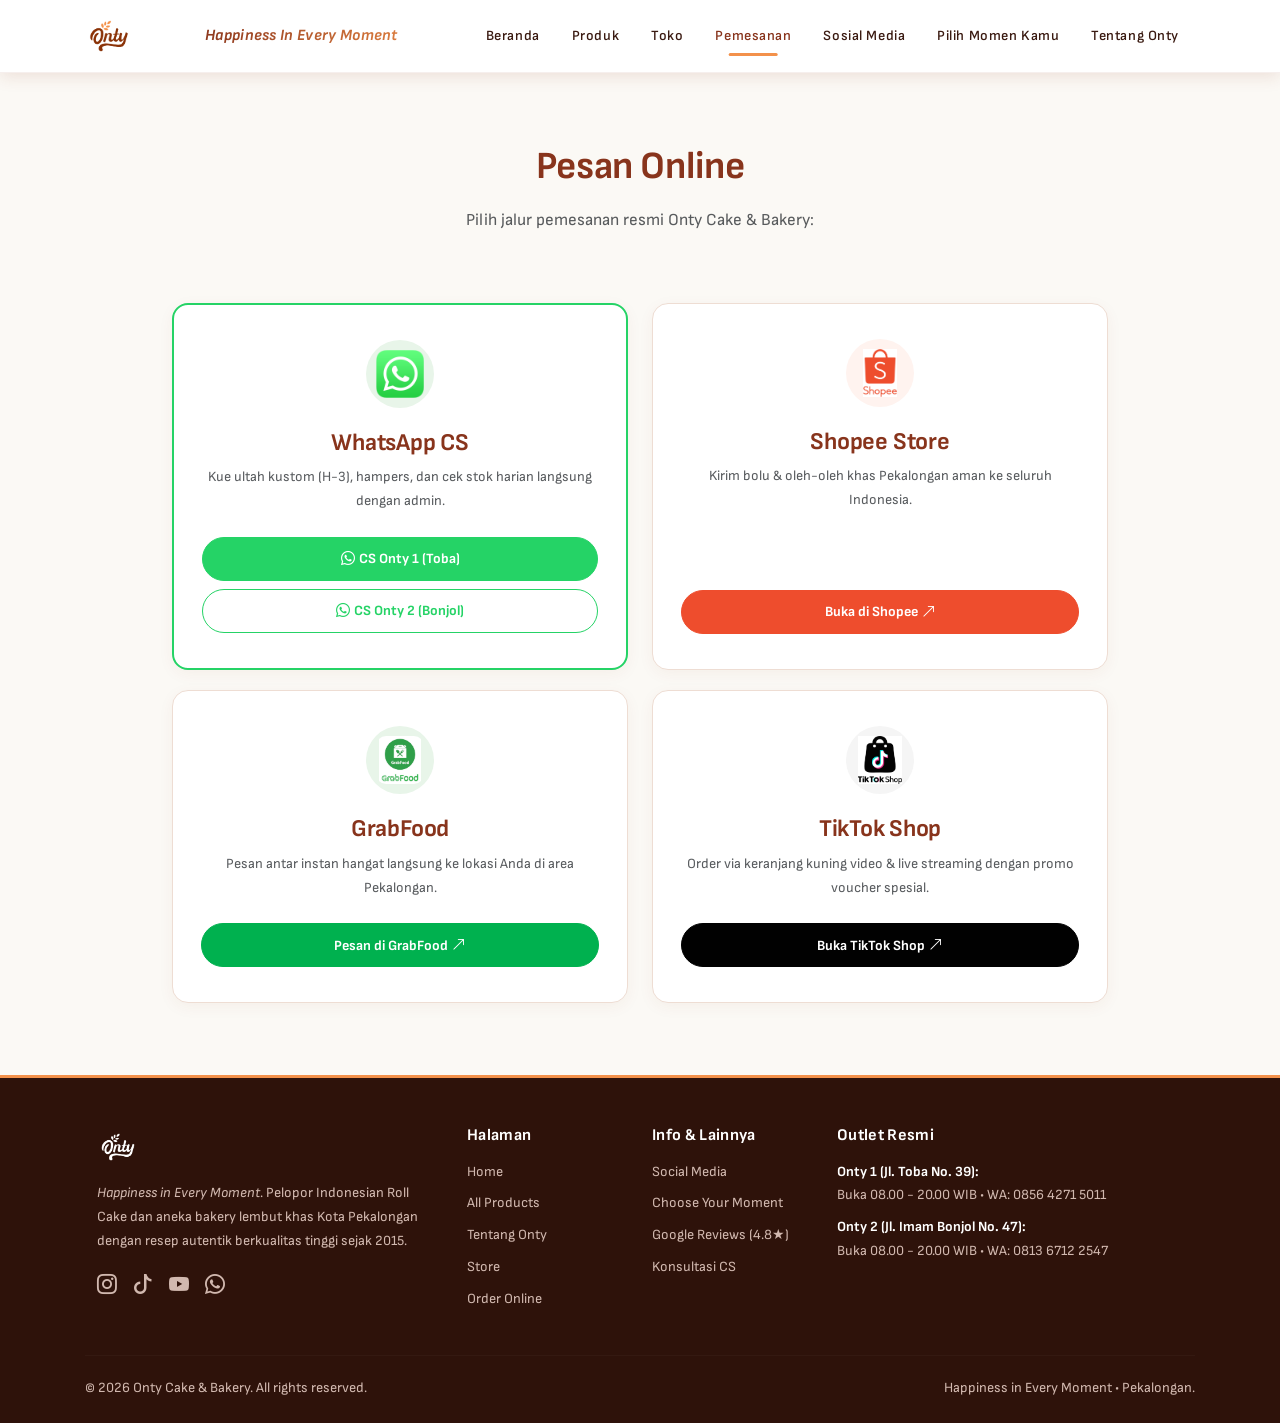
<file: order/index.html>
﻿<!DOCTYPE html>
<html lang="id">
<head>
  <meta charset="UTF-8">
  <meta name="viewport" content="width=device-width, initial-scale=1.0">
  <title>Pemesanan - Onty Cake &amp; Bakery</title>
  <meta name="description" content="Pesan bolu gulung dan roti Onty Cake dengan mudah melalui Shopee, Tokopedia, GoFood, GrabFood, atau hubungi langsung CS WhatsApp Admin kami.">
  <!-- PREVIEW MODE: Cegah index mesin pencari di GitHub Pages. HAPUS / GANTI saat migrasi ke https://ontycake.com/ -->
  <meta name="robots" content="noindex, nofollow">
  <link rel="icon" type="image/png" href="../assets/icons/Logo onty 1.png">

  <!-- Bootstrap 5.3 CSS -->
  <link href="https://cdn.jsdelivr.net/npm/bootstrap@5.3.3/dist/css/bootstrap.min.css" rel="stylesheet">
  <!-- Bootstrap Icons -->
  <link rel="stylesheet" href="https://cdn.jsdelivr.net/npm/bootstrap-icons@1.11.3/font/bootstrap-icons.min.css">
  
  <!-- Google Fonts: Sofia Sans & Great Vibes (Identical to Home) -->
  <link rel="preconnect" href="https://fonts.googleapis.com">
  <link rel="preconnect" href="https://fonts.gstatic.com" crossorigin>
  <link href="https://fonts.googleapis.com/css2?family=Great+Vibes&family=Sofia+Sans:ital,wght@0,300;0,400;0,500;0,600;0,700;0,800;1,400&display=swap" rel="stylesheet">

  <!-- Custom Stylesheets -->
  <link rel="stylesheet" href="../css/reset.css">
  <link rel="stylesheet" href="../css/animations.css">
  <link rel="stylesheet" href="../css/style.css?v=2.5">
</head>
<body>

  <!-- Navbar (Grab-style Mobile + Desktop) -->
  <nav class="navbar navbar-expand-lg navbar-bakery fixed-top" id="bakeryNavbar">
    <div class="container">
      <button class="navbar-toggler border-0 shadow-none p-0 d-lg-none me-2" type="button" data-bs-toggle="offcanvas" data-bs-target="#mobileMenuOffcanvas" aria-controls="mobileMenuOffcanvas">
        <i class="bi bi-list fs-1" style="color:var(--kofta-brown);"></i>
      </button>

      <a class="navbar-brand navbar-brand-logo py-0 mx-auto mx-lg-0" href="../">
        <img src="../assets/icons/Logo onty 1.png" alt="Onty Cake &amp; Bakery Logo">
        <span class="brand-tagline-badge d-none d-lg-inline-block">Happiness In Every Moment</span>
      </a>

      <!-- Tagline on Mobile (Right aligned) -->
      <div class="mobile-header-tagline d-lg-none">
        Happiness In<br>Every Moment
      </div>

      <div class="collapse navbar-collapse justify-content-end d-none d-lg-flex" id="desktopNavContent">
        <ul class="navbar-nav align-items-lg-center mb-2 mb-lg-0">
          <li class="nav-item">
            <a class="nav-link nav-link-bakery" href="../">Beranda</a>
          </li>
          <li class="nav-item">
            <a class="nav-link nav-link-bakery" href="../products/">Produk</a>
          </li>
          <li class="nav-item">
            <a class="nav-link nav-link-bakery" href="../location/">Toko</a>
          </li>
          <li class="nav-item">
            <a class="nav-link nav-link-bakery active" href="../order/">Pemesanan</a>
          </li>
          <li class="nav-item">
            <a class="nav-link nav-link-bakery" href="../social/">Sosial Media</a>
          </li>
          <li class="nav-item">
            <a class="nav-link nav-link-bakery" href="../baking-class/">Pilih Momen Kamu</a>
          </li>
          <li class="nav-item">
            <a class="nav-link nav-link-bakery" href="../about/">Tentang Onty</a>
          </li>
        </ul>
      </div>
    </div>
  </nav>

  <!-- Grab-Style Mobile Offcanvas Menu -->
  <div class="offcanvas offcanvas-start grab-mobile-menu" tabindex="-1" id="mobileMenuOffcanvas" aria-labelledby="mobileMenuLabel">
    <div class="offcanvas-header border-bottom py-3 px-4">
      <div class="d-flex align-items-center gap-2" id="mobileMenuLabel">
        <img src="../assets/icons/Logo onty 1.png" alt="Onty Logo" height="38">
      </div>
      <button type="button" class="btn-close shadow-none" data-bs-dismiss="offcanvas" aria-label="Close"></button>
    </div>
    
    <div class="offcanvas-body p-0">
                  <div class="grab-menu-list">
        <!-- Beranda -->
        <a href="../" class="grab-menu-item">
          <span class="grab-item-label">
            <i class="bi bi-house-door me-2 text-muted"></i> Beranda
          </span>
          <i class="bi bi-chevron-right grab-item-arrow"></i>
        </a>
        <!-- Produk -->
        <a href="../products/" class="grab-menu-item">
          <span class="grab-item-label">
            <i class="bi bi-grid me-2 text-muted"></i> Produk
          </span>
          <i class="bi bi-chevron-right grab-item-arrow"></i>
        </a>
        <!-- Toko -->
        <a href="../location/" class="grab-menu-item">
          <span class="grab-item-label">
            <i class="bi bi-geo-alt me-2 text-muted"></i> Toko
          </span>
          <i class="bi bi-chevron-right grab-item-arrow"></i>
        </a>
        <!-- Pemesanan -->
        <a href="../order/" class="grab-menu-item active" style="background:#fdf6f0; color:var(--kofta-brown);">
          <span class="grab-item-label fw-bold">
            <i class="bi bi-bag-check me-2" style="color:var(--caramelised-orange);"></i> Pemesanan
          </span>
          <i class="bi bi-chevron-right grab-item-arrow" style="color:var(--kofta-brown);"></i>
        </a>
        <!-- Sosial Media -->
        <a href="../social/" class="grab-menu-item">
          <span class="grab-item-label">
            <i class="bi bi-share me-2 text-muted"></i> Sosial Media
          </span>
          <i class="bi bi-chevron-right grab-item-arrow"></i>
        </a>
        <!-- Pilih Momen Kamu -->
        <a href="../baking-class/" class="grab-menu-item">
          <span class="grab-item-label">
            <i class="bi bi-mortarboard me-2 text-muted"></i> Pilih Momen Kamu
          </span>
          <i class="bi bi-chevron-right grab-item-arrow"></i>
        </a>
        <!-- Tentang Onty -->
        <a href="../about/" class="grab-menu-item">
          <span class="grab-item-label">
            <i class="bi bi-info-circle me-2 text-muted"></i> Tentang Onty
          </span>
          <i class="bi bi-chevron-right grab-item-arrow"></i>
        </a>
      </div>

      <div class="grab-menu-footer p-4 border-top mt-auto">
        <div class="small text-muted mb-2 fw-bold">Hubungi Outlet Kami:</div>
        <div class="d-flex flex-column gap-2">
          <a href="https://wa.me/6285642715011" target="_blank" class="btn btn-brand btn-sm text-start py-2 px-3">
            <i class="bi bi-whatsapp me-2"></i> WA Outlet Toba
          </a>
          <a href="https://wa.me/6281367122547" target="_blank" class="btn btn-brand btn-sm text-start py-2 px-3">
            <i class="bi bi-whatsapp me-2"></i> WA Outlet Imam Bonjol
          </a>
        </div>
      </div>
    </div>
  </div>

  <!-- Main Order Section (Clean Warm Light Theme matching all pages) -->
  <main class="order-section py-5" style="min-height: 85vh; display: flex; align-items: center; background-color: #fbf9f5;">
    <div class="container py-md-4">
      
      <!-- Section Header -->
      <div class="section-header text-center mb-5">
        <h2 class="display-6 fw-bold mb-3" style="color:var(--kofta-brown);">Pesan Online</h2>
        <p class="text-muted mx-auto" style="max-width: 600px; font-size: 1.05rem;">
          Pilih jalur pemesanan resmi Onty Cake &amp; Bakery:
        </p>
      </div>

      <!-- 4 Marketplace Cards: 2x2 Grid (col-lg-6 col-md-6) -->
      <div class="row g-4 justify-content-center" style="max-width: 960px; margin: 0 auto;">
        
        <!-- 1. WhatsApp CS (Highlighted) -->
        <div class="col-lg-6 col-md-6 col-12">
          <div class="marketplace-card highlight">
            <div class="marketplace-icon-wrap" style="background:#e8f5e9;">
              <img src="../assets/images/order/WhatsApp.webp" alt="WhatsApp CS Onty Cake" style="width:48px; height:48px; object-fit:contain;">
            </div>
            <h4 class="fw-bold mb-2" style="color:var(--kofta-brown);">WhatsApp CS</h4>
            <p class="text-muted small mb-4">
              Kue ultah kustom (H-3), hampers, dan cek stok harian langsung dengan admin.
            </p>
            <div class="d-flex flex-column gap-2 mt-auto">
              <a href="https://wa.me/6285642715011?text=Halo%20Admin%20Onty%20Cake%20Toba,%20saya%20mau%20order" target="_blank" class="btn btn-marketplace w-100 text-white" style="background:#25d366; border:1px solid #25d366;">
                <i class="bi bi-whatsapp me-1"></i> CS Onty 1 (Toba)
              </a>
              <a href="https://wa.me/6281367122547?text=Halo%20Admin%20Onty%20Cake%20Imam%20Bonjol,%20saya%20mau%20order" target="_blank" class="btn btn-marketplace w-100" style="background:#ffffff; color:#25d366; border:1.5px solid #25d366;">
                <i class="bi bi-whatsapp me-1" style="color:#25d366;"></i> CS Onty 2 (Bonjol)
              </a>
            </div>
          </div>
        </div>

        <!-- 2. Shopee Store -->
        <div class="col-lg-6 col-md-6 col-12">
          <div class="marketplace-card">
            <div class="marketplace-icon-wrap" style="background:#fff3ef;">
              <img src="../assets/images/order/shopee.png" alt="Shopee Onty Cake" style="width:48px; height:48px; object-fit:contain;">
            </div>
            <h4 class="fw-bold mb-2" style="color:var(--kofta-brown);">Shopee Store</h4>
            <p class="text-muted small mb-4">
              Kirim bolu &amp; oleh-oleh khas Pekalongan aman ke seluruh Indonesia.
            </p>
            <a href="https://shopee.co.id/ontycake" target="_blank" class="btn btn-marketplace btn-shopee w-100 mt-auto">
              Buka di Shopee <i class="bi bi-arrow-up-right ms-1"></i>
            </a>
          </div>
        </div>

        <!-- 3. GrabFood -->
        <div class="col-lg-6 col-md-6 col-12">
          <div class="marketplace-card">
            <div class="marketplace-icon-wrap" style="background:#e8f5e9;">
              <img src="../assets/images/order/grabfood.jpg" alt="GrabFood Onty Cake" style="width:48px; height:48px; object-fit:contain; border-radius:10px;">
            </div>
            <h4 class="fw-bold mb-2" style="color:var(--kofta-brown);">GrabFood</h4>
            <p class="text-muted small mb-4">
              Pesan antar instan hangat langsung ke lokasi Anda di area Pekalongan.
            </p>
            <div class="d-flex flex-column gap-2 mt-auto">
              <a href="https://food.grab.com" target="_blank" class="btn btn-marketplace btn-grab w-100">
                Pesan di GrabFood <i class="bi bi-arrow-up-right ms-1"></i>
              </a>
            </div>
          </div>
        </div>

        <!-- 4. TikTok Shop -->
        <div class="col-lg-6 col-md-6 col-12">
          <div class="marketplace-card">
            <div class="marketplace-icon-wrap" style="background:#f5f5f5;">
              <img src="../assets/images/order/tiktokshop.png" alt="TikTok Shop Onty Cake" style="width:48px; height:48px; object-fit:contain;">
            </div>
            <h4 class="fw-bold mb-2" style="color:var(--kofta-brown);">TikTok Shop</h4>
            <p class="text-muted small mb-4">
              Order via keranjang kuning video &amp; live streaming dengan promo voucher spesial.
            </p>
            <div class="d-flex flex-column gap-2 mt-auto">
              <a href="https://tiktok.com/@ontycake" target="_blank" class="btn btn-marketplace w-100 text-white" style="background:#010101; border:1px solid #010101;">
                Buka TikTok Shop <i class="bi bi-arrow-up-right ms-1"></i>
              </a>
            </div>
          </div>
        </div>

      </div>

    </div>
  </main>

  <!-- Footer -->
  <footer>
    <div class="container">
      <div class="row g-4">
        <div class="col-lg-4 col-md-6">
          <div class="footer-logo">
            <img src="../assets/icons/Logo onty 1.png" alt="Onty Cake Logo White">
          </div>
          <p class="small pe-lg-4">
            <em>Happiness in Every Moment</em>. Pelopor Indonesian Roll Cake dan aneka bakery lembut khas Kota Pekalongan dengan resep autentik berkualitas tinggi sejak 2015.
          </p>
          <div class="d-flex gap-3 fs-5 mt-3">
            <a href="https://instagram.com/ontycake" target="_blank"><i class="bi bi-instagram"></i></a>
            <a href="https://tiktok.com/@ontycake" target="_blank"><i class="bi bi-tiktok"></i></a>
            <a href="https://youtube.com/@ontycake" target="_blank"><i class="bi bi-youtube"></i></a>
            <a href="https://wa.me/6285642715011" target="_blank"><i class="bi bi-whatsapp"></i></a>
          </div>
        </div>

        <div class="col-lg-2 col-6">
          <h5>Halaman</h5>
          <ul class="list-unstyled small d-flex flex-column gap-2">
            <li><a href="../">Home</a></li>
            <li><a href="../products/">All Products</a></li>
            <li><a href="../about/">Tentang Onty</a></li>
            <li><a href="../location/">Store</a></li>
            <li><a href="../order/">Order Online</a></li>
          </ul>
        </div>

        <div class="col-lg-2 col-6">
          <h5>Info &amp; Lainnya</h5>
          <ul class="list-unstyled small d-flex flex-column gap-2">
            <li><a href="../social/">Social Media</a></li>
            <li><a href="../baking-class/">Choose Your Moment</a></li>
            <li><a href="../location/#reviews">Google Reviews (4.8★)</a></li>
            <li><a href="https://wa.me/6285642715011">Konsultasi CS</a></li>
          </ul>
        </div>

        <div class="col-lg-4 col-md-6">
          <h5>Outlet Resmi</h5>
          <div class="small mb-2">
            <strong class="text-white">Onty 1 (Jl. Toba No. 39):</strong><br>
            Buka 08.00 - 20.00 WIB &bull; WA: 0856 4271 5011
          </div>
          <div class="small">
            <strong class="text-white">Onty 2 (Jl. Imam Bonjol No. 47):</strong><br>
            Buka 08.00 - 20.00 WIB &bull; WA: 0813 6712 2547
          </div>
        </div>
      </div>

      <hr class="footer-divider">

      <div class="d-flex flex-wrap justify-content-between align-items-center small">
        <div>&copy; 2026 Onty Cake &amp; Bakery. All rights reserved.</div>
        <div>Happiness in Every Moment &bull; Pekalongan.</div>
      </div>
    </div>
  </footer>

  <!-- Bootstrap JS -->
  <script src="https://cdn.jsdelivr.net/npm/bootstrap@5.3.3/dist/js/bootstrap.bundle.min.js"></script>
</body>
</html>
</file>
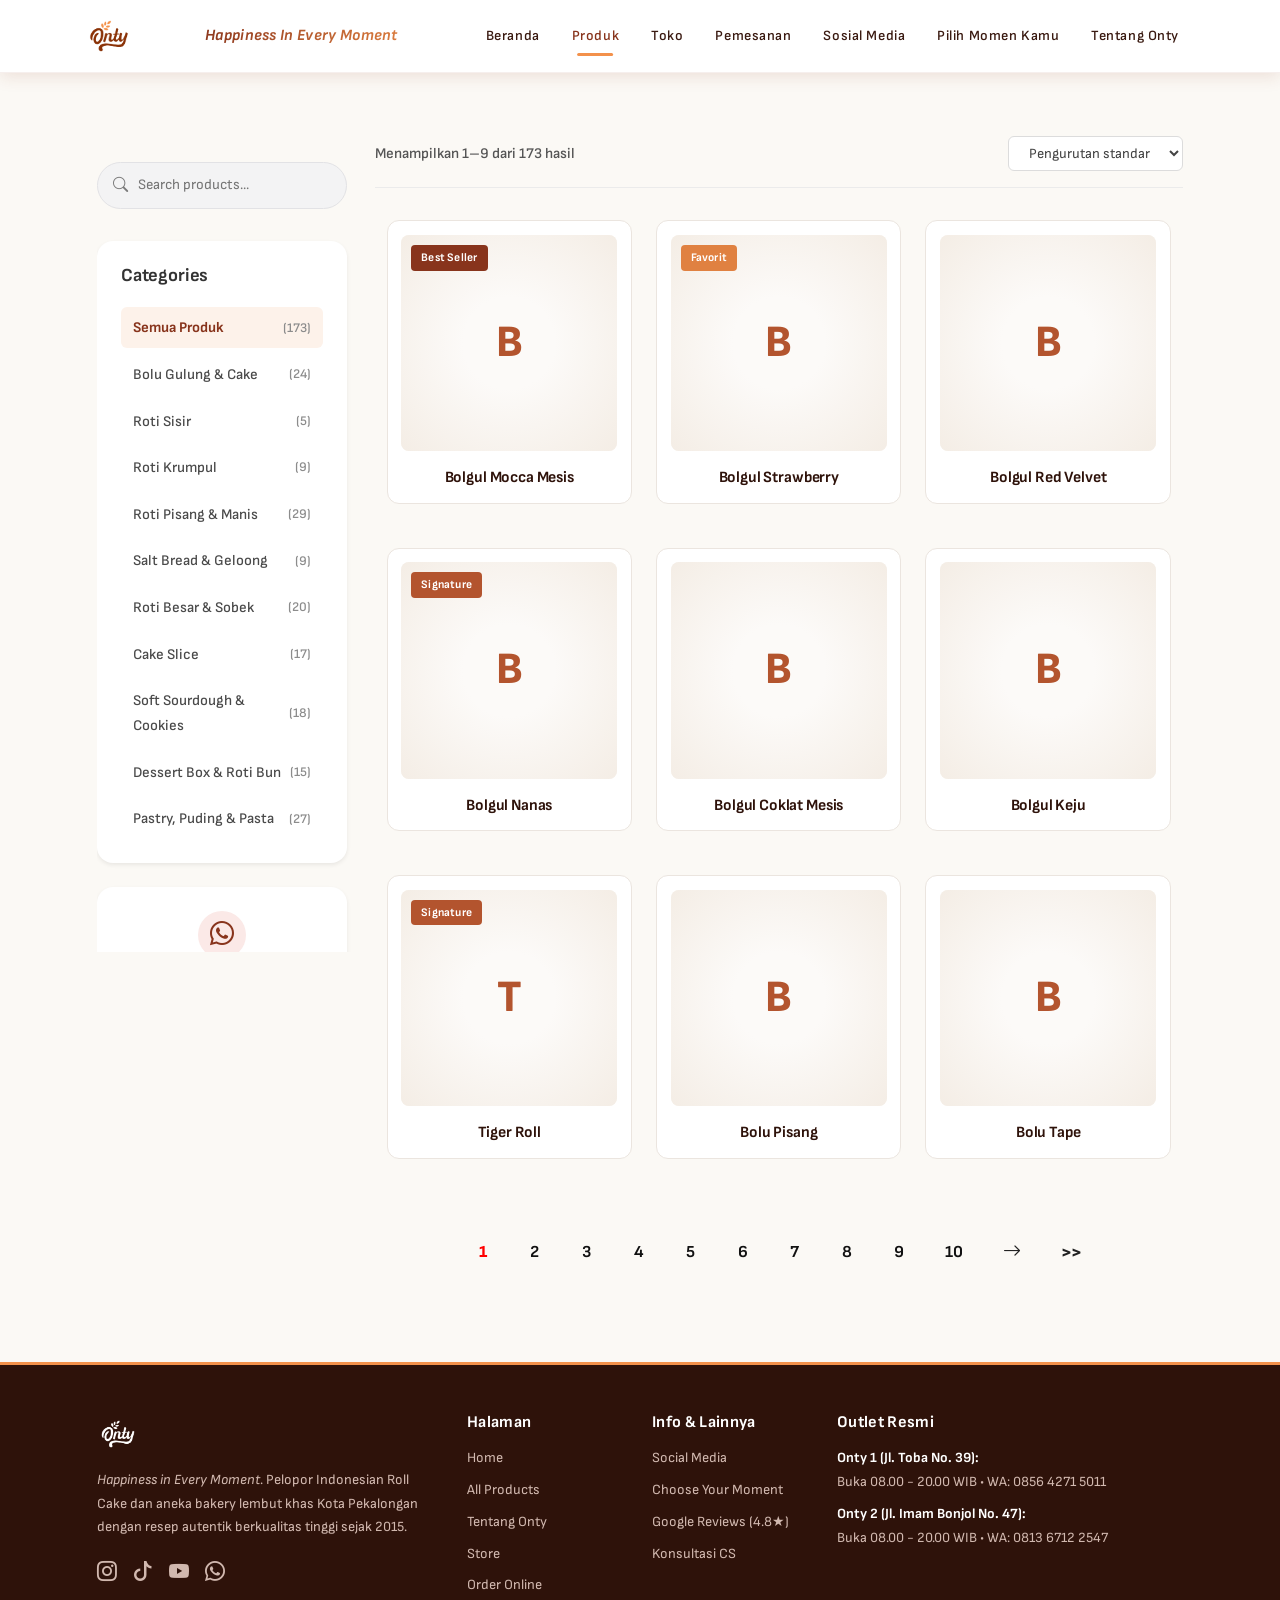
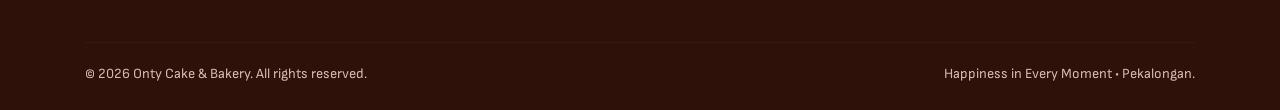
<file: products/index.html>
﻿<!DOCTYPE html>
<html lang="id">
<head>
  <meta charset="UTF-8">
  <meta name="viewport" content="width=device-width, initial-scale=1.0">
  <title>Produk - Onty Cake &amp; Bakery</title>
  <meta name="description" content="Jelajahi seluruh varian menu pilihan Onty Cake: Bolu Gulung, Roti Sisir, Roti Krumpul, Roti Manis, Salt Bread, Cake Slice, Sourdough, Pastry, dan Dessert Box khas Pekalongan.">
  <!-- PREVIEW MODE: Cegah index mesin pencari di GitHub Pages. HAPUS / GANTI saat migrasi ke https://ontycake.com/ -->
  <meta name="robots" content="noindex, nofollow">
  <link rel="icon" type="image/png" href="../assets/icons/Logo onty 1.png">

  <!-- Bootstrap 5.3 CSS -->
  <link href="https://cdn.jsdelivr.net/npm/bootstrap@5.3.3/dist/css/bootstrap.min.css" rel="stylesheet">
  <!-- Bootstrap Icons -->
  <link rel="stylesheet" href="https://cdn.jsdelivr.net/npm/bootstrap-icons@1.11.3/font/bootstrap-icons.min.css">
  
  <!-- Google Fonts: Sofia Sans & Great Vibes (Identical to Home) -->
  <link rel="preconnect" href="https://fonts.googleapis.com">
  <link rel="preconnect" href="https://fonts.gstatic.com" crossorigin>
  <link href="https://fonts.googleapis.com/css2?family=Great+Vibes&family=Sofia+Sans:ital,wght@0,300;0,400;0,500;0,600;0,700;0,800;1,400&display=swap" rel="stylesheet">

  <!-- Custom Stylesheets -->
  <link rel="stylesheet" href="../css/reset.css">
  <link rel="stylesheet" href="../css/animations.css">
  <link rel="stylesheet" href="../css/style.css?v=2.6">
</head>
<body>

  <!-- Navbar (Grab-style Mobile + Desktop) -->
  <nav class="navbar navbar-expand-lg navbar-bakery fixed-top" id="bakeryNavbar">
    <div class="container">
      <button class="navbar-toggler border-0 shadow-none p-0 d-lg-none me-2" type="button" data-bs-toggle="offcanvas" data-bs-target="#mobileMenuOffcanvas" aria-controls="mobileMenuOffcanvas">
        <i class="bi bi-list fs-1" style="color:var(--kofta-brown);"></i>
      </button>

      <a class="navbar-brand navbar-brand-logo py-0 mx-auto mx-lg-0" href="../">
        <img src="../assets/icons/Logo onty 1.png" alt="Onty Cake &amp; Bakery Logo">
        <span class="brand-tagline-badge d-none d-lg-inline-block">Happiness In Every Moment</span>
      </a>

      <!-- Tagline on Mobile (Right aligned) -->
      <div class="mobile-header-tagline d-lg-none">
        Happiness In<br>Every Moment
      </div>

      <div class="collapse navbar-collapse justify-content-end d-none d-lg-flex" id="desktopNavContent">
        <ul class="navbar-nav align-items-lg-center mb-2 mb-lg-0">
          <li class="nav-item">
            <a class="nav-link nav-link-bakery" href="../">Beranda</a>
          </li>
          <li class="nav-item">
            <a class="nav-link nav-link-bakery active" href="../products/">Produk</a>
          </li>
          <li class="nav-item">
            <a class="nav-link nav-link-bakery" href="../location/">Toko</a>
          </li>
          <li class="nav-item">
            <a class="nav-link nav-link-bakery" href="../order/">Pemesanan</a>
          </li>
          <li class="nav-item">
            <a class="nav-link nav-link-bakery" href="../social/">Sosial Media</a>
          </li>
          <li class="nav-item">
            <a class="nav-link nav-link-bakery" href="../baking-class/">Pilih Momen Kamu</a>
          </li>
          <li class="nav-item">
            <a class="nav-link nav-link-bakery" href="../about/">Tentang Onty</a>
          </li>
        </ul>
      </div>
    </div>
  </nav>

  <!-- Grab-Style Mobile Offcanvas Menu (Slide from Left) -->
  <div class="offcanvas offcanvas-start grab-mobile-menu" tabindex="-1" id="mobileMenuOffcanvas" aria-labelledby="mobileMenuLabel">
    <div class="offcanvas-header border-bottom py-3 px-4">
      <div class="d-flex align-items-center gap-2" id="mobileMenuLabel">
        <img src="../assets/icons/Logo onty 1.png" alt="Onty Logo" height="38">
      </div>
      <button type="button" class="btn-close shadow-none" data-bs-dismiss="offcanvas" aria-label="Close"></button>
    </div>
    
    <div class="offcanvas-body p-0">
                  <div class="grab-menu-list">
        <!-- Beranda -->
        <a href="../" class="grab-menu-item">
          <span class="grab-item-label">
            <i class="bi bi-house-door me-2 text-muted"></i> Beranda
          </span>
          <i class="bi bi-chevron-right grab-item-arrow"></i>
        </a>
        <!-- Produk -->
        <a href="../products/" class="grab-menu-item active" style="background:#fdf6f0; color:var(--kofta-brown);">
          <span class="grab-item-label fw-bold">
            <i class="bi bi-grid me-2" style="color:var(--caramelised-orange);"></i> Produk
          </span>
          <i class="bi bi-chevron-right grab-item-arrow" style="color:var(--kofta-brown);"></i>
        </a>
        <!-- Toko -->
        <a href="../location/" class="grab-menu-item">
          <span class="grab-item-label">
            <i class="bi bi-geo-alt me-2 text-muted"></i> Toko
          </span>
          <i class="bi bi-chevron-right grab-item-arrow"></i>
        </a>
        <!-- Pemesanan -->
        <a href="../order/" class="grab-menu-item">
          <span class="grab-item-label">
            <i class="bi bi-bag-check me-2 text-muted"></i> Pemesanan
          </span>
          <i class="bi bi-chevron-right grab-item-arrow"></i>
        </a>
        <!-- Sosial Media -->
        <a href="../social/" class="grab-menu-item">
          <span class="grab-item-label">
            <i class="bi bi-share me-2 text-muted"></i> Sosial Media
          </span>
          <i class="bi bi-chevron-right grab-item-arrow"></i>
        </a>
        <!-- Pilih Momen Kamu -->
        <a href="../baking-class/" class="grab-menu-item">
          <span class="grab-item-label">
            <i class="bi bi-mortarboard me-2 text-muted"></i> Pilih Momen Kamu
          </span>
          <i class="bi bi-chevron-right grab-item-arrow"></i>
        </a>
        <!-- Tentang Onty -->
        <a href="../about/" class="grab-menu-item">
          <span class="grab-item-label">
            <i class="bi bi-info-circle me-2 text-muted"></i> Tentang Onty
          </span>
          <i class="bi bi-chevron-right grab-item-arrow"></i>
        </a>
      </div>

      <div class="grab-menu-footer p-4 border-top mt-auto">
        <div class="small text-muted mb-2 fw-bold">Hubungi Outlet Kami:</div>
        <div class="d-flex flex-column gap-2">
          <a href="https://wa.me/6285642715011" target="_blank" class="btn btn-brand btn-sm text-start py-2 px-3">
            <i class="bi bi-whatsapp me-2"></i> WA Outlet Toba
          </a>
          <a href="https://wa.me/6281367122547" target="_blank" class="btn btn-brand btn-sm text-start py-2 px-3">
            <i class="bi bi-whatsapp me-2"></i> WA Outlet Imam Bonjol
          </a>
        </div>
      </div>
    </div>
  </div>

  <!-- Products Main Content (Shop Layout with Sidebar Categories & Clean Product Grid Without Price) -->
  <main class="py-5" style="background-color: #fbf9f5;">
    <div class="container py-md-3">

      <div class="row g-4 g-lg-5">
        
        <!-- Left Sidebar: Search & Category List with Counters -->
        <aside class="col-lg-3 col-md-4">
          <div class="shop-sidebar-sticky">
            <!-- Search Input -->
            <div class="shop-search-wrap">
              <i class="bi bi-search shop-search-icon"></i>
              <input type="text" id="shopSearchInput" class="shop-search-input" placeholder="Search products..." oninput="handleShopSearch()">
            </div>

            <!-- Categories Widget -->
            <div class="card shop-cat-card border-0 shadow-sm rounded-4 p-4 bg-white mb-4">
              <h5 class="shop-sidebar-title">Categories</h5>
              <ul class="shop-cat-list" id="shopSidebarCatList">
                <!-- Rendered via js/main.js -->
              </ul>
            </div>

            <!-- Need Help / Order Box (Desktop only, so it doesn't clutter mobile sticky) -->
            <div class="card shop-help-card border-0 shadow-sm rounded-4 p-4 bg-white text-center d-none d-lg-block">
              <div class="mx-auto mb-2" style="width:48px; height:48px; background:#fbe9e7; color:var(--kofta-brown); border-radius:50%; display:flex; align-items:center; justify-content:center; font-size:1.5rem;">
                <i class="bi bi-whatsapp"></i>
              </div>
              <h6 class="fw-bold mb-1" style="color:var(--kofta-brown);">Butuh Bantuan Order?</h6>
              <p class="text-muted small mb-3">Tanyakan ketersediaan varian kue hari ini langsung ke admin WhatsApp.</p>
              <a href="https://wa.me/6285642715011" target="_blank" class="btn btn-outline-brand btn-sm w-100 py-2">
                Chat CS Pekalongan
              </a>
            </div>
          </div>
        </aside>

        <!-- Right Content: Topbar & Product Grid -->
        <section class="col-lg-9 col-md-8">
          <!-- Topbar: Showing Results Counter & Sort Option -->
          <div class="shop-topbar flex-wrap gap-2">
            <div>
              <p class="shop-results-text" id="shopResultsText">Menampilkan hasil...</p>
            </div>
            <div>
              <select class="shop-sort-select shadow-none" id="shopSortSelect" onchange="handleShopSort()">
                <option value="default">Pengurutan standar</option>
                <option value="name-asc">Urutkan: A ke Z</option>
                <option value="name-desc">Urutkan: Z ke A</option>
              </select>
            </div>
          </div>

          <!-- Clean Square Products Grid (Without Price, 3 Columns) -->
          <div class="row g-3 g-md-4" id="shopProductGrid">
            <!-- Rendered dynamically via js/main.js -->
          </div>

          <!-- Pagination / Load More -->
          <div class="text-center mt-5" id="shopPaginationWrap">
            <!-- Dynamic button -->
          </div>
        </section>

      </div>
    </div>
  </main>

  <!-- Footer -->
  <footer>
    <div class="container">
      <div class="row g-4">
        <div class="col-lg-4 col-md-6">
          <div class="footer-logo">
            <img src="../assets/icons/Logo onty 1.png" alt="Onty Cake Logo White">
          </div>
          <p class="small pe-lg-4">
            <em>Happiness in Every Moment</em>. Pelopor Indonesian Roll Cake dan aneka bakery lembut khas Kota Pekalongan dengan resep autentik berkualitas tinggi sejak 2015.
          </p>
          <div class="d-flex gap-3 fs-5 mt-3">
            <a href="https://instagram.com/ontycake" target="_blank"><i class="bi bi-instagram"></i></a>
            <a href="https://tiktok.com/@ontycake" target="_blank"><i class="bi bi-tiktok"></i></a>
            <a href="https://youtube.com/@ontycake" target="_blank"><i class="bi bi-youtube"></i></a>
            <a href="https://wa.me/6285642715011" target="_blank"><i class="bi bi-whatsapp"></i></a>
          </div>
        </div>

        <div class="col-lg-2 col-6">
          <h5>Halaman</h5>
          <ul class="list-unstyled small d-flex flex-column gap-2">
            <li><a href="../">Home</a></li>
            <li><a href="../products/">All Products</a></li>
            <li><a href="../about/">Tentang Onty</a></li>
            <li><a href="../location/">Store</a></li>
            <li><a href="../order/">Order Online</a></li>
          </ul>
        </div>

        <div class="col-lg-2 col-6">
          <h5>Info &amp; Lainnya</h5>
          <ul class="list-unstyled small d-flex flex-column gap-2">
            <li><a href="../social/">Social Media</a></li>
            <li><a href="../baking-class/">Choose Your Moment</a></li>
            <li><a href="../location/#reviews">Google Reviews (4.8★)</a></li>
            <li><a href="https://wa.me/6285642715011">Konsultasi CS</a></li>
          </ul>
        </div>

        <div class="col-lg-4 col-md-6">
          <h5>Outlet Resmi</h5>
          <div class="small mb-2">
            <strong class="text-white">Onty 1 (Jl. Toba No. 39):</strong><br>
            Buka 08.00 - 20.00 WIB &bull; WA: 0856 4271 5011
          </div>
          <div class="small">
            <strong class="text-white">Onty 2 (Jl. Imam Bonjol No. 47):</strong><br>
            Buka 08.00 - 20.00 WIB &bull; WA: 0813 6712 2547
          </div>
        </div>
      </div>

      <hr class="footer-divider">

      <div class="d-flex flex-wrap justify-content-between align-items-center small">
        <div>&copy; 2026 Onty Cake &amp; Bakery. All rights reserved.</div>
        <div>Happiness in Every Moment &bull; Pekalongan.</div>
      </div>
    </div>
  </footer>

  <!-- Bootstrap JS -->
  <script src="https://cdn.jsdelivr.net/npm/bootstrap@5.3.3/dist/js/bootstrap.bundle.min.js"></script>
  <!-- Main JS Logic -->
  <script src="../js/main.js?v=2.2"></script>
</body>
</html>
</file>
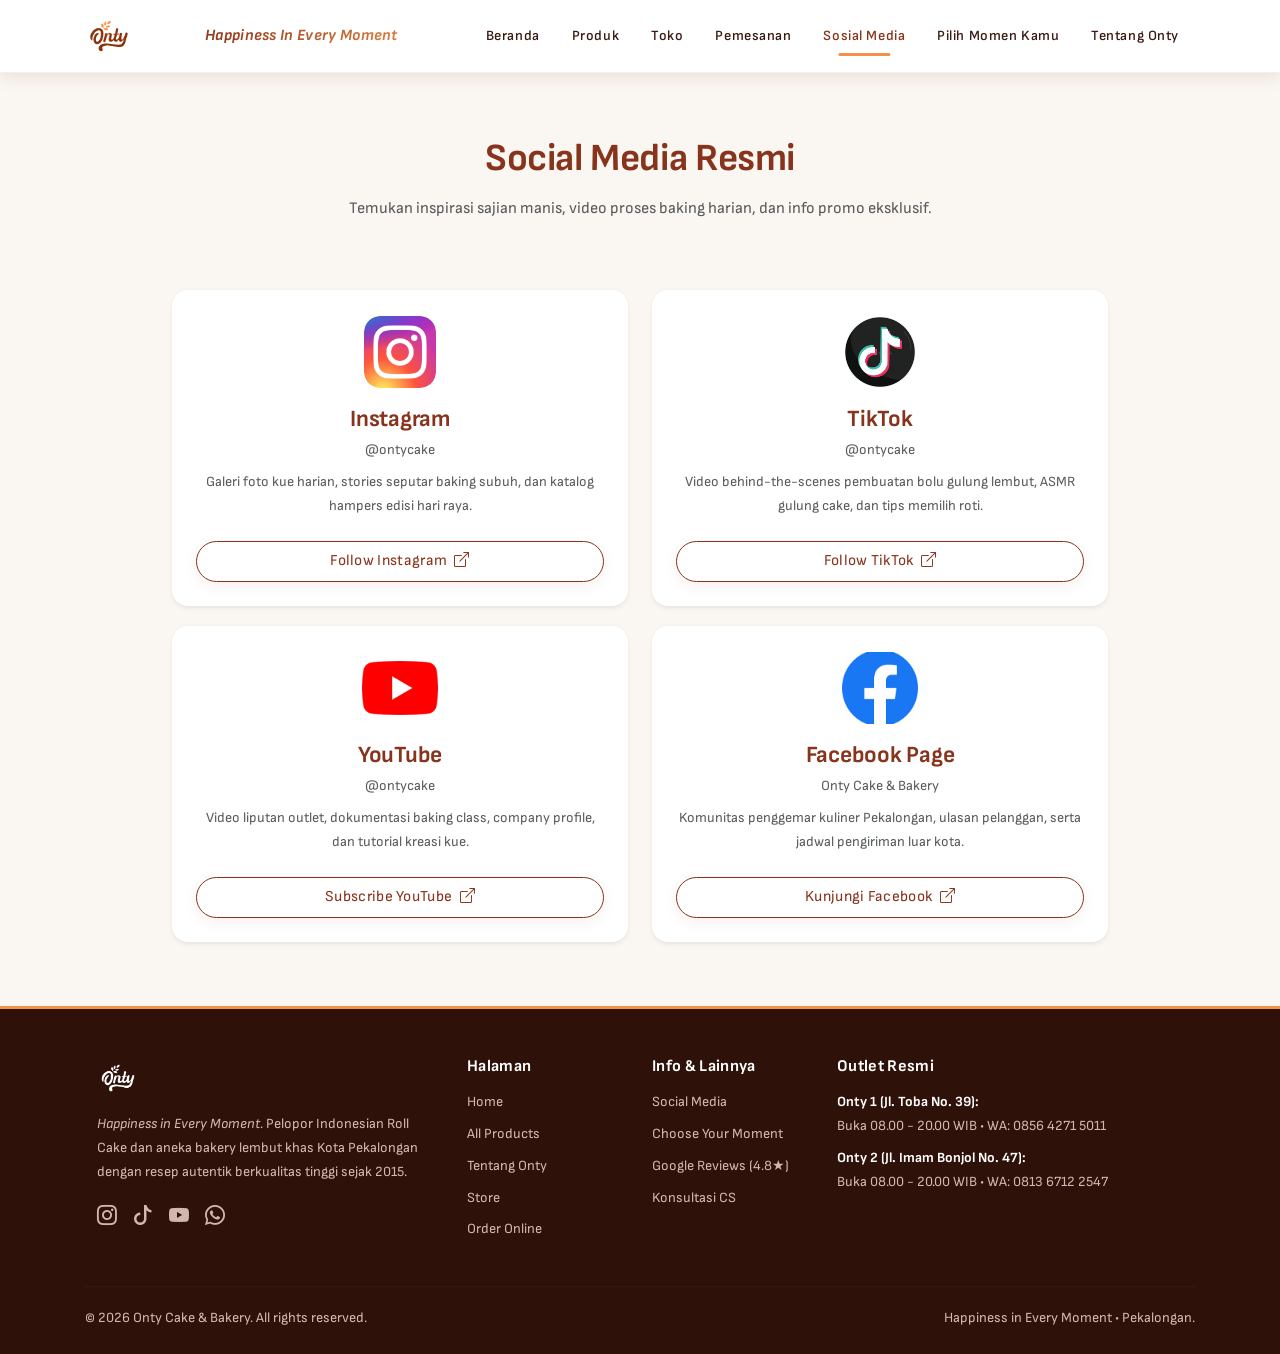
<file: social/index.html>
﻿<!DOCTYPE html>
<html lang="id">
<head>
  <meta charset="UTF-8">
  <meta name="viewport" content="width=device-width, initial-scale=1.0">
  <title>Sosial Media - Onty Cake &amp; Bakery</title>
  <meta name="description" content="Ikuti akun media sosial resmi Onty Cake di Instagram, TikTok, Facebook, dan YouTube untuk update menu harian, promo diskon, dan video proses baking.">
  <!-- PREVIEW MODE: Cegah index mesin pencari di GitHub Pages. HAPUS / GANTI saat migrasi ke https://ontycake.com/ -->
  <meta name="robots" content="noindex, nofollow">
  <link rel="icon" type="image/png" href="../assets/icons/Logo onty 1.png">

  <!-- Bootstrap 5.3 CSS -->
  <link href="https://cdn.jsdelivr.net/npm/bootstrap@5.3.3/dist/css/bootstrap.min.css" rel="stylesheet">
  <!-- Bootstrap Icons -->
  <link rel="stylesheet" href="https://cdn.jsdelivr.net/npm/bootstrap-icons@1.11.3/font/bootstrap-icons.min.css">
  
  <!-- Google Fonts: Sofia Sans & Great Vibes (Identical to Home) -->
  <link rel="preconnect" href="https://fonts.googleapis.com">
  <link rel="preconnect" href="https://fonts.gstatic.com" crossorigin>
  <link href="https://fonts.googleapis.com/css2?family=Great+Vibes&family=Sofia+Sans:ital,wght@0,300;0,400;0,500;0,600;0,700;0,800;1,400&display=swap" rel="stylesheet">

  <!-- Custom Stylesheets -->
  <link rel="stylesheet" href="../css/reset.css">
  <link rel="stylesheet" href="../css/animations.css">
  <link rel="stylesheet" href="../css/style.css?v=2.5">
</head>
<body>

  <!-- Navbar (Grab-style Mobile + Desktop) -->
  <nav class="navbar navbar-expand-lg navbar-bakery fixed-top" id="bakeryNavbar">
    <div class="container">
      <button class="navbar-toggler border-0 shadow-none p-0 d-lg-none me-2" type="button" data-bs-toggle="offcanvas" data-bs-target="#mobileMenuOffcanvas" aria-controls="mobileMenuOffcanvas">
        <i class="bi bi-list fs-1" style="color:var(--kofta-brown);"></i>
      </button>

      <a class="navbar-brand navbar-brand-logo py-0 mx-auto mx-lg-0" href="../">
        <img src="../assets/icons/Logo onty 1.png" alt="Onty Cake &amp; Bakery Logo">
        <span class="brand-tagline-badge d-none d-lg-inline-block">Happiness In Every Moment</span>
      </a>

      <!-- Tagline on Mobile (Right aligned) -->
      <div class="mobile-header-tagline d-lg-none">
        Happiness In<br>Every Moment
      </div>

      <div class="collapse navbar-collapse justify-content-end d-none d-lg-flex" id="desktopNavContent">
        <ul class="navbar-nav align-items-lg-center mb-2 mb-lg-0">
          <li class="nav-item">
            <a class="nav-link nav-link-bakery" href="../">Beranda</a>
          </li>
          <li class="nav-item">
            <a class="nav-link nav-link-bakery" href="../products/">Produk</a>
          </li>
          <li class="nav-item">
            <a class="nav-link nav-link-bakery" href="../location/">Toko</a>
          </li>
          <li class="nav-item">
            <a class="nav-link nav-link-bakery" href="../order/">Pemesanan</a>
          </li>
          <li class="nav-item">
            <a class="nav-link nav-link-bakery active" href="../social/">Sosial Media</a>
          </li>
          <li class="nav-item">
            <a class="nav-link nav-link-bakery" href="../baking-class/">Pilih Momen Kamu</a>
          </li>
          <li class="nav-item">
            <a class="nav-link nav-link-bakery" href="../about/">Tentang Onty</a>
          </li>
        </ul>
      </div>
    </div>
  </nav>

  <!-- Grab-Style Mobile Offcanvas Menu -->
  <div class="offcanvas offcanvas-start grab-mobile-menu" tabindex="-1" id="mobileMenuOffcanvas" aria-labelledby="mobileMenuLabel">
    <div class="offcanvas-header border-bottom py-3 px-4">
      <div class="d-flex align-items-center gap-2" id="mobileMenuLabel">
        <img src="../assets/icons/Logo onty 1.png" alt="Onty Logo" height="38">
      </div>
      <button type="button" class="btn-close shadow-none" data-bs-dismiss="offcanvas" aria-label="Close"></button>
    </div>
    
    <div class="offcanvas-body p-0">
                  <div class="grab-menu-list">
        <!-- Beranda -->
        <a href="../" class="grab-menu-item">
          <span class="grab-item-label">
            <i class="bi bi-house-door me-2 text-muted"></i> Beranda
          </span>
          <i class="bi bi-chevron-right grab-item-arrow"></i>
        </a>
        <!-- Produk -->
        <a href="../products/" class="grab-menu-item">
          <span class="grab-item-label">
            <i class="bi bi-grid me-2 text-muted"></i> Produk
          </span>
          <i class="bi bi-chevron-right grab-item-arrow"></i>
        </a>
        <!-- Toko -->
        <a href="../location/" class="grab-menu-item">
          <span class="grab-item-label">
            <i class="bi bi-geo-alt me-2 text-muted"></i> Toko
          </span>
          <i class="bi bi-chevron-right grab-item-arrow"></i>
        </a>
        <!-- Pemesanan -->
        <a href="../order/" class="grab-menu-item">
          <span class="grab-item-label">
            <i class="bi bi-bag-check me-2 text-muted"></i> Pemesanan
          </span>
          <i class="bi bi-chevron-right grab-item-arrow"></i>
        </a>
        <!-- Sosial Media -->
        <a href="../social/" class="grab-menu-item active" style="background:#fdf6f0; color:var(--kofta-brown);">
          <span class="grab-item-label fw-bold">
            <i class="bi bi-share me-2" style="color:var(--caramelised-orange);"></i> Sosial Media
          </span>
          <i class="bi bi-chevron-right grab-item-arrow" style="color:var(--kofta-brown);"></i>
        </a>
        <!-- Pilih Momen Kamu -->
        <a href="../baking-class/" class="grab-menu-item">
          <span class="grab-item-label">
            <i class="bi bi-mortarboard me-2 text-muted"></i> Pilih Momen Kamu
          </span>
          <i class="bi bi-chevron-right grab-item-arrow"></i>
        </a>
        <!-- Tentang Onty -->
        <a href="../about/" class="grab-menu-item">
          <span class="grab-item-label">
            <i class="bi bi-info-circle me-2 text-muted"></i> Tentang Onty
          </span>
          <i class="bi bi-chevron-right grab-item-arrow"></i>
        </a>
      </div>

      <div class="grab-menu-footer p-4 border-top mt-auto">
        <div class="small text-muted mb-2 fw-bold">Hubungi Outlet Kami:</div>
        <div class="d-flex flex-column gap-2">
          <a href="https://wa.me/6285642715011" target="_blank" class="btn btn-brand btn-sm text-start py-2 px-3">
            <i class="bi bi-whatsapp me-2"></i> WA Outlet Toba
          </a>
          <a href="https://wa.me/6281367122547" target="_blank" class="btn btn-brand btn-sm text-start py-2 px-3">
            <i class="bi bi-whatsapp me-2"></i> WA Outlet Imam Bonjol
          </a>
        </div>
      </div>
    </div>
  </div>

  <!-- Social Media Channels Grid -->
  <main class="py-5" style="background-color: #faf7f2; min-height: calc(100vh - 120px); display: flex; flex-direction: column; justify-content: center;">
    <div class="container py-md-3">
      <div class="section-header text-center mb-5">
        <h2 class="fw-bold" style="color:var(--kofta-brown);">Social Media Resmi</h2>
        <p class="text-muted mt-2">Temukan inspirasi sajian manis, video proses baking harian, dan info promo eksklusif.</p>
      </div>
      <!-- 4 Social Media Cards: 2x2 Grid (col-lg-6 col-md-6) -->
      <div class="row g-4 justify-content-center" style="max-width: 960px; margin: 0 auto;">
        <!-- Instagram -->
        <div class="col-lg-6 col-md-6 col-12">
          <div class="card h-100 border-0 shadow-sm rounded-4 p-4 text-center bg-white">
            <div class="mx-auto mb-3" style="width:76px; height:76px; display:flex; align-items:center; justify-content:center;">
              <img src="../assets/images/sosmed/instagram.jpg" alt="Instagram Onty Cake" class="img-fluid rounded-4 shadow-xs" style="width:72px; height:72px; object-fit:cover;">
            </div>
            <h3 class="fw-bold mb-1" style="color:var(--kofta-brown); font-size: 1.45rem;">Instagram</h3>
            <p class="text-muted small mb-2">@ontycake</p>
            <p class="text-muted small mb-4">Galeri foto kue harian, stories seputar baking subuh, dan katalog hampers edisi hari raya.</p>
            <a href="https://instagram.com/ontycake" target="_blank" class="btn btn-outline-brand w-100 py-2 mt-auto">
              Follow Instagram <i class="bi bi-box-arrow-up-right ms-1"></i>
            </a>
          </div>
        </div>

        <!-- TikTok -->
        <div class="col-lg-6 col-md-6 col-12">
          <div class="card h-100 border-0 shadow-sm rounded-4 p-4 text-center bg-white">
            <div class="mx-auto mb-3" style="width:76px; height:76px; display:flex; align-items:center; justify-content:center;">
              <img src="../assets/images/sosmed/tiktok.jpg" alt="TikTok Onty Cake" class="img-fluid rounded-4 shadow-xs" style="width:72px; height:72px; object-fit:cover;">
            </div>
            <h3 class="fw-bold mb-1" style="color:var(--kofta-brown); font-size: 1.45rem;">TikTok</h3>
            <p class="text-muted small mb-2">@ontycake</p>
            <p class="text-muted small mb-4">Video behind-the-scenes pembuatan bolu gulung lembut, ASMR gulung cake, dan tips memilih roti.</p>
            <a href="https://tiktok.com/@ontycake" target="_blank" class="btn btn-outline-brand w-100 py-2 mt-auto">
              Follow TikTok <i class="bi bi-box-arrow-up-right ms-1"></i>
            </a>
          </div>
        </div>

        <!-- YouTube -->
        <div class="col-lg-6 col-md-6 col-12">
          <div class="card h-100 border-0 shadow-sm rounded-4 p-4 text-center bg-white">
            <div class="mx-auto mb-3" style="width:76px; height:76px; display:flex; align-items:center; justify-content:center;">
              <img src="../assets/images/sosmed/youtube.png" alt="YouTube Onty Cake" class="img-fluid" style="max-width:76px; max-height:76px; object-fit:contain;">
            </div>
            <h3 class="fw-bold mb-1" style="color:var(--kofta-brown); font-size: 1.45rem;">YouTube</h3>
            <p class="text-muted small mb-2">@ontycake</p>
            <p class="text-muted small mb-4">Video liputan outlet, dokumentasi baking class, company profile, dan tutorial kreasi kue.</p>
            <a href="https://youtube.com/@ontycake" target="_blank" class="btn btn-outline-brand w-100 py-2 mt-auto">
              Subscribe YouTube <i class="bi bi-box-arrow-up-right ms-1"></i>
            </a>
          </div>
        </div>

        <!-- Facebook -->
        <div class="col-lg-6 col-md-6 col-12">
          <div class="card h-100 border-0 shadow-sm rounded-4 p-4 text-center bg-white">
            <div class="mx-auto mb-3" style="width:76px; height:76px; display:flex; align-items:center; justify-content:center;">
              <img src="../assets/images/sosmed/facebook.png" alt="Facebook Onty Cake" class="img-fluid" style="max-width:76px; max-height:76px; object-fit:contain;">
            </div>
            <h3 class="fw-bold mb-1" style="color:var(--kofta-brown); font-size: 1.45rem;">Facebook Page</h3>
            <p class="text-muted small mb-2">Onty Cake &amp; Bakery</p>
            <p class="text-muted small mb-4">Komunitas penggemar kuliner Pekalongan, ulasan pelanggan, serta jadwal pengiriman luar kota.</p>
            <a href="https://facebook.com/ontycake" target="_blank" class="btn btn-outline-brand w-100 py-2 mt-auto">
              Kunjungi Facebook <i class="bi bi-box-arrow-up-right ms-1"></i>
            </a>
          </div>
        </div>
      </div>
    </div>
  </main>

  <!-- Footer -->
  <footer>
    <div class="container">
      <div class="row g-4">
        <div class="col-lg-4 col-md-6">
          <div class="footer-logo">
            <img src="../assets/icons/Logo onty 1.png" alt="Onty Cake Logo White">
          </div>
          <p class="small pe-lg-4">
            <em>Happiness in Every Moment</em>. Pelopor Indonesian Roll Cake dan aneka bakery lembut khas Kota Pekalongan dengan resep autentik berkualitas tinggi sejak 2015.
          </p>
          <div class="d-flex gap-3 fs-5 mt-3">
            <a href="https://instagram.com/ontycake" target="_blank"><i class="bi bi-instagram"></i></a>
            <a href="https://tiktok.com/@ontycake" target="_blank"><i class="bi bi-tiktok"></i></a>
            <a href="https://youtube.com/@ontycake" target="_blank"><i class="bi bi-youtube"></i></a>
            <a href="https://wa.me/6285642715011" target="_blank"><i class="bi bi-whatsapp"></i></a>
          </div>
        </div>

        <div class="col-lg-2 col-6">
          <h5>Halaman</h5>
          <ul class="list-unstyled small d-flex flex-column gap-2">
            <li><a href="../">Home</a></li>
            <li><a href="../products/">All Products</a></li>
            <li><a href="../about/">Tentang Onty</a></li>
            <li><a href="../location/">Store</a></li>
            <li><a href="../order/">Order Online</a></li>
          </ul>
        </div>

        <div class="col-lg-2 col-6">
          <h5>Info &amp; Lainnya</h5>
          <ul class="list-unstyled small d-flex flex-column gap-2">
            <li><a href="../social/">Social Media</a></li>
            <li><a href="../baking-class/">Choose Your Moment</a></li>
            <li><a href="../location/#reviews">Google Reviews (4.8★)</a></li>
            <li><a href="https://wa.me/6285642715011">Konsultasi CS</a></li>
          </ul>
        </div>

        <div class="col-lg-4 col-md-6">
          <h5>Outlet Resmi</h5>
          <div class="small mb-2">
            <strong class="text-white">Onty 1 (Jl. Toba No. 39):</strong><br>
            Buka 08.00 - 20.00 WIB &bull; WA: 0856 4271 5011
          </div>
          <div class="small">
            <strong class="text-white">Onty 2 (Jl. Imam Bonjol No. 47):</strong><br>
            Buka 08.00 - 20.00 WIB &bull; WA: 0813 6712 2547
          </div>
        </div>
      </div>

      <hr class="footer-divider">

      <div class="d-flex flex-wrap justify-content-between align-items-center small">
        <div>&copy; 2026 Onty Cake &amp; Bakery. All rights reserved.</div>
        <div>Happiness in Every Moment &bull; Pekalongan.</div>
      </div>
    </div>
  </footer>

  <!-- Bootstrap JS -->
  <script src="https://cdn.jsdelivr.net/npm/bootstrap@5.3.3/dist/js/bootstrap.bundle.min.js"></script>
</body>
</html>
</file>
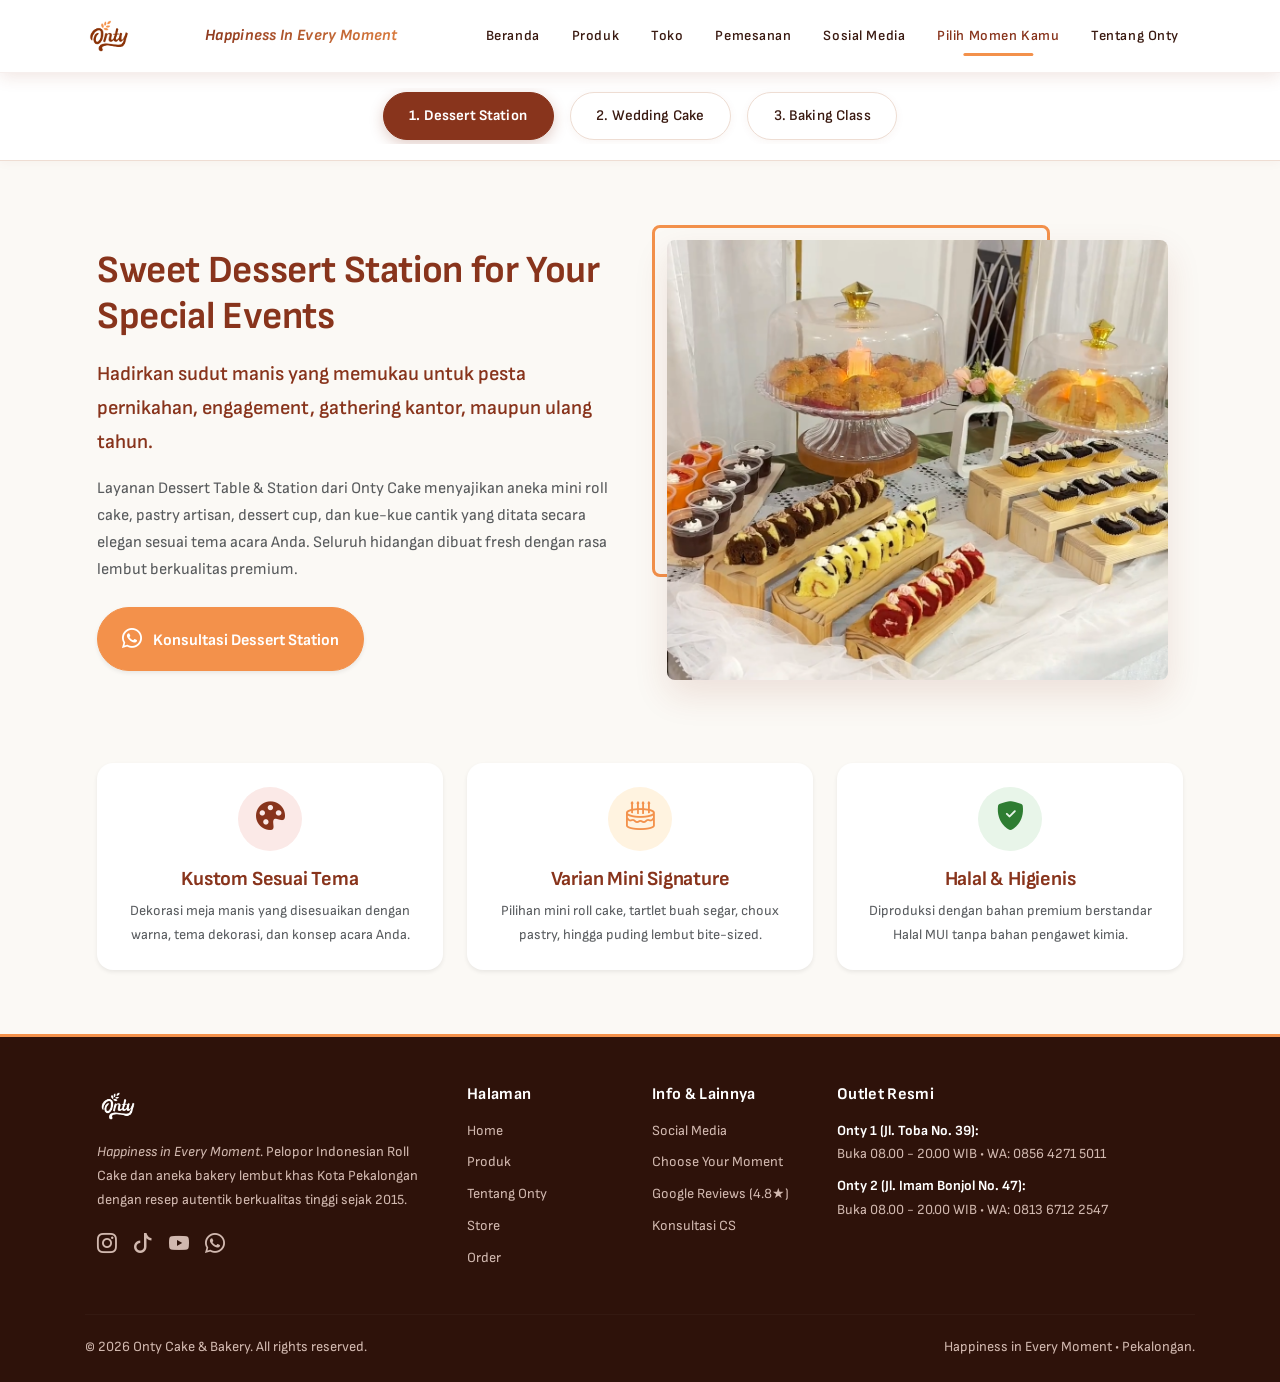
<file: baking-class.html>
﻿<!DOCTYPE html>
<html lang="id">
<head>
  <meta charset="UTF-8">
  <meta name="viewport" content="width=device-width, initial-scale=1.0">
  <title>Pilih Momen Kamu - Onty Cake &amp; Bakery</title>
  <meta name="description" content="Lengkapi momen spesial Anda bersama Onty Cake &amp; Bakery: Layanan Dessert Station, Custom Wedding Cake elegan, dan Baking Class seru di Pekalongan.">
  <!-- PREVIEW MODE: Cegah index mesin pencari di GitHub Pages. HAPUS / GANTI saat migrasi ke https://ontycake.com/ -->
  <meta name="robots" content="noindex, nofollow">
  <link rel="icon" type="image/png" href="assets/icons/Logo onty 1.png">

  <!-- Bootstrap 5.3 CSS -->
  <link href="https://cdn.jsdelivr.net/npm/bootstrap@5.3.3/dist/css/bootstrap.min.css" rel="stylesheet">
  <!-- Bootstrap Icons -->
  <link rel="stylesheet" href="https://cdn.jsdelivr.net/npm/bootstrap-icons@1.11.3/font/bootstrap-icons.min.css">
  <!-- Google Fonts: Sofia Sans -->
  <link rel="preconnect" href="https://fonts.googleapis.com">
  <link rel="preconnect" href="https://fonts.gstatic.com" crossorigin>
  <link href="https://fonts.googleapis.com/css2?family=Sofia+Sans:ital,wght@0,300;0,400;0,500;0,600;0,700;0,800;1,400&display=swap" rel="stylesheet">

  <!-- Main CSS -->
  <link rel="stylesheet" href="css/style.css?v=2.6">

  <script>
    function switchMomentTab(tabId, el) {
      if (!el) return;
      document.querySelectorAll('.moment-chip').forEach(btn => btn.classList.remove('active'));
      el.classList.add('active');

      document.querySelectorAll('.moment-tab-pane').forEach(pane => {
        pane.style.display = 'none';
        pane.classList.remove('active');
      });

      const target = document.getElementById('pane-' + tabId);
      if (target) {
        target.style.display = 'block';
        void target.offsetWidth;
        target.classList.add('active');
      }
    }
  </script>
</head>
<body>

  <!-- Navbar (Grab-style Mobile + Desktop) -->
  <nav class="navbar navbar-expand-lg navbar-bakery fixed-top" id="bakeryNavbar">
    <div class="container">
      <button class="navbar-toggler border-0 shadow-none p-0 d-lg-none me-2" type="button" data-bs-toggle="offcanvas" data-bs-target="#mobileMenuOffcanvas" aria-controls="mobileMenuOffcanvas">
        <i class="bi bi-list fs-1" style="color:var(--kofta-brown);"></i>
      </button>

      <a class="navbar-brand navbar-brand-logo py-0 mx-auto mx-lg-0" href="index.html">
        <img src="assets/icons/Logo onty 1.png" alt="Onty Cake &amp; Bakery Logo">
        <span class="brand-tagline-badge d-none d-lg-inline-block">Happiness In Every Moment</span>
      </a>

      <!-- Tagline on Mobile (Right aligned) -->
      <div class="mobile-header-tagline d-lg-none">
        Happiness In<br>Every Moment
      </div>

      <div class="collapse navbar-collapse justify-content-end d-none d-lg-flex" id="desktopNavContent">
        <ul class="navbar-nav align-items-lg-center mb-2 mb-lg-0">
          <li class="nav-item">
            <a class="nav-link nav-link-bakery" href="index.html">Beranda</a>
          </li>
          <li class="nav-item">
            <a class="nav-link nav-link-bakery" href="products.html">Produk</a>
          </li>
          <li class="nav-item">
            <a class="nav-link nav-link-bakery" href="location.html">Toko</a>
          </li>
          <li class="nav-item">
            <a class="nav-link nav-link-bakery" href="order.html">Pemesanan</a>
          </li>
          <li class="nav-item">
            <a class="nav-link nav-link-bakery" href="social.html">Sosial Media</a>
          </li>
          <li class="nav-item">
            <a class="nav-link nav-link-bakery active" href="baking-class.html">Pilih Momen Kamu</a>
          </li>
          <li class="nav-item">
            <a class="nav-link nav-link-bakery" href="about.html">Tentang Onty</a>
          </li>
        </ul>
      </div>
    </div>
  </nav>

  <!-- Grab-Style Mobile Offcanvas Menu (Slide from Left) -->
  <div class="offcanvas offcanvas-start grab-mobile-menu" tabindex="-1" id="mobileMenuOffcanvas" aria-labelledby="mobileMenuLabel">
    <div class="offcanvas-header border-bottom py-3 px-4">
      <div class="d-flex align-items-center gap-2" id="mobileMenuLabel">
        <img src="assets/icons/Logo onty 1.png" alt="Onty Logo" height="38">
      </div>
      <button type="button" class="btn-close shadow-none" data-bs-dismiss="offcanvas" aria-label="Close"></button>
    </div>
    
    <div class="offcanvas-body p-0">
                  <div class="grab-menu-list">
        <!-- Beranda -->
        <a href="index.html" class="grab-menu-item">
          <span class="grab-item-label">
            <i class="bi bi-house-door me-2 text-muted"></i> Beranda
          </span>
          <i class="bi bi-chevron-right grab-item-arrow"></i>
        </a>
        <!-- Produk -->
        <a href="products.html" class="grab-menu-item">
          <span class="grab-item-label">
            <i class="bi bi-grid me-2 text-muted"></i> Produk
          </span>
          <i class="bi bi-chevron-right grab-item-arrow"></i>
        </a>
        <!-- Toko -->
        <a href="location.html" class="grab-menu-item">
          <span class="grab-item-label">
            <i class="bi bi-geo-alt me-2 text-muted"></i> Toko
          </span>
          <i class="bi bi-chevron-right grab-item-arrow"></i>
        </a>
        <!-- Pemesanan -->
        <a href="order.html" class="grab-menu-item">
          <span class="grab-item-label">
            <i class="bi bi-bag-check me-2 text-muted"></i> Pemesanan
          </span>
          <i class="bi bi-chevron-right grab-item-arrow"></i>
        </a>
        <!-- Sosial Media -->
        <a href="social.html" class="grab-menu-item">
          <span class="grab-item-label">
            <i class="bi bi-share me-2 text-muted"></i> Sosial Media
          </span>
          <i class="bi bi-chevron-right grab-item-arrow"></i>
        </a>
        <!-- Pilih Momen Kamu -->
        <a href="baking-class.html" class="grab-menu-item active" style="background:#fdf6f0; color:var(--kofta-brown);">
          <span class="grab-item-label fw-bold">
            <i class="bi bi-mortarboard me-2" style="color:var(--caramelised-orange);"></i> Pilih Momen Kamu
          </span>
          <i class="bi bi-chevron-right grab-item-arrow" style="color:var(--kofta-brown);"></i>
        </a>
        <!-- Tentang Onty -->
        <a href="about.html" class="grab-menu-item">
          <span class="grab-item-label">
            <i class="bi bi-info-circle me-2 text-muted"></i> Tentang Onty
          </span>
          <i class="bi bi-chevron-right grab-item-arrow"></i>
        </a>
      </div>

      <div class="grab-menu-footer p-4 border-top mt-auto">
        <div class="small text-muted mb-2 fw-bold">Hubungi Outlet Kami:</div>
        <div class="d-flex flex-column gap-2">
          <a href="https://wa.me/6285642715011" target="_blank" class="btn btn-brand btn-sm text-start py-2 px-3">
            <i class="bi bi-whatsapp me-2"></i> WA Outlet Toba
          </a>
          <a href="https://wa.me/6281367122547" target="_blank" class="btn btn-brand btn-sm text-start py-2 px-3">
            <i class="bi bi-whatsapp me-2"></i> WA Outlet Imam Bonjol
          </a>
        </div>
      </div>
    </div>
  </div>

  <!-- Moment Capsule Navigation Tabs -->
  <section class="subpage-tab-nav">
    <div class="container">
      <div class="about-capsule-nav d-flex justify-content-center gap-3 overflow-auto text-nowrap">
        <button type="button" class="about-chip moment-chip active" onclick="switchMomentTab('dessert', this)">
          1. Dessert Station
        </button>
        <button type="button" class="about-chip moment-chip" onclick="switchMomentTab('wedding', this)">
          2. Wedding Cake
        </button>
        <button type="button" class="about-chip moment-chip" onclick="switchMomentTab('baking', this)">
          3. Baking Class
        </button>
      </div>
    </div>
  </section>

  <!-- Main Content Container -->
  <main class="py-4 py-lg-5 about-tab-main" style="background-color: #fbf9f5; min-height: 70vh;">
    <div class="container py-md-3">

      <!-- ==========================================
           TAB PANE 1: DESSERT STATION
           ========================================== -->
      <div class="moment-tab-pane about-tab-pane active" id="pane-dessert">
        <div class="row align-items-center g-5 mb-5">
          <div class="col-lg-6">
            <div class="section-header text-start mb-3">
              <h2>Sweet Dessert Station for Your Special Events</h2>
            </div>
            <p class="lead" style="color:var(--kofta-brown); font-weight:600;">
              Hadirkan sudut manis yang memukau untuk pesta pernikahan, engagement, gathering kantor, maupun ulang tahun.
            </p>
            <p class="text-muted mb-4">
              Layanan Dessert Table &amp; Station dari Onty Cake menyajikan aneka mini roll cake, pastry artisan, dessert cup, dan kue-kue cantik yang ditata secara elegan sesuai tema acara Anda. Seluruh hidangan dibuat fresh dengan rasa lembut berkualitas premium.
            </p>
            <div class="d-flex flex-wrap gap-3">
              <a href="https://wa.me/6285642715011?text=Halo%20Admin%20Onty%20Cake,%20saya%20tertarik%20dengan%20layanan%20Dessert%20Station%20untuk%20acara%20saya" target="_blank" class="btn btn-brand px-4 py-3 fw-bold rounded-pill shadow-sm">
                <i class="bi bi-whatsapp me-2 fs-5"></i> Konsultasi Dessert Station
              </a>
            </div>
          </div>
          <div class="col-lg-6">
            <div class="story-img-frame">
              <img src="assets/images/choose-moment/dessert-station/ds.png" alt="Dessert Station Table Onty Cake" class="story-img" style="height: 440px; width: 100%; object-fit: cover; object-position: center;">
            </div>
          </div>
        </div>

        <!-- Highlight Fitur Dessert Station -->
        <div class="row g-4 mt-2">
          <div class="col-md-4">
            <div class="card border-0 shadow-sm rounded-4 p-4 h-100 bg-white text-center">
              <div class="mx-auto mb-3" style="width:64px; height:64px; border-radius:50%; background:#fbe9e7; color:var(--kofta-brown); display:flex; align-items:center; justify-content:center; font-size:1.8rem;">
                <i class="bi bi-palette-fill"></i>
              </div>
              <h5 class="fw-bold mb-2" style="color:var(--kofta-brown);">Kustom Sesuai Tema</h5>
              <p class="text-muted small mb-0">Dekorasi meja manis yang disesuaikan dengan warna, tema dekorasi, dan konsep acara Anda.</p>
            </div>
          </div>
          <div class="col-md-4">
            <div class="card border-0 shadow-sm rounded-4 p-4 h-100 bg-white text-center">
              <div class="mx-auto mb-3" style="width:64px; height:64px; border-radius:50%; background:#fff3e0; color:var(--caramelised-orange); display:flex; align-items:center; justify-content:center; font-size:1.8rem;">
                <i class="bi bi-cake2"></i>
              </div>
              <h5 class="fw-bold mb-2" style="color:var(--kofta-brown);">Varian Mini Signature</h5>
              <p class="text-muted small mb-0">Pilihan mini roll cake, tartlet buah segar, choux pastry, hingga puding lembut bite-sized.</p>
            </div>
          </div>
          <div class="col-md-4">
            <div class="card border-0 shadow-sm rounded-4 p-4 h-100 bg-white text-center">
              <div class="mx-auto mb-3" style="width:64px; height:64px; border-radius:50%; background:#e8f5e9; color:#2e7d32; display:flex; align-items:center; justify-content:center; font-size:1.8rem;">
                <i class="bi bi-shield-fill-check"></i>
              </div>
              <h5 class="fw-bold mb-2" style="color:var(--kofta-brown);">Halal &amp; Higienis</h5>
              <p class="text-muted small mb-0">Diproduksi dengan bahan premium berstandar Halal MUI tanpa bahan pengawet kimia.</p>
            </div>
          </div>
        </div>
      </div>

      <!-- ==========================================
           TAB PANE 2: WEDDING CAKE
           ========================================== -->
      <div class="moment-tab-pane about-tab-pane" id="pane-wedding" style="display:none;">
        <div class="row align-items-center g-5 mb-5">
          <div class="col-lg-6">
            <div class="section-header text-start mb-3">
              <h2>Elegan &amp; Timeless Wedding Cake</h2>
            </div>
            <p class="lead" style="color:var(--kofta-brown); font-weight:600;">
              Wujudkan kue pengantin impian yang megah, anggun, dan berkesan di hari paling sakral dalam hidup Anda.
            </p>
            <p class="text-muted mb-4">
              Setiap mahakarya kue pengantin Onty Cake dirancang khusus secara personal (*bespoke design*). Mulai dari konsep minimalis modern, rustic floral, hingga kue bertingkat klasik dengan tekstur lembut butter asli yang lezat dinikmati para tamu.
            </p>
            <div class="d-flex flex-wrap gap-3">
              <a href="https://wa.me/6285642715011?text=Halo%20Admin%20Onty%20Cake,%20saya%20ingin%20konsultasi%20pembuatan%20Wedding%20Cake" target="_blank" class="btn btn-brand px-4 py-3 fw-bold rounded-pill shadow-sm">
                <i class="bi bi-whatsapp me-2 fs-5"></i> Konsultasi Wedding Cake
              </a>
            </div>
          </div>
          <div class="col-lg-6">
            <div class="story-img-frame">
              <img src="assets/images/choose-moment/wedding-cake/wc.jpeg" alt="Mahakarya Wedding Cake Onty Cake" class="story-img" style="height: 440px; width: 100%; object-fit: cover; object-position: center;">
            </div>
          </div>
        </div>

        <!-- Highlight Fitur Wedding Cake -->
        <div class="row g-4 mt-2">
          <div class="col-md-4">
            <div class="card border-0 shadow-sm rounded-4 p-4 h-100 bg-white text-center">
              <div class="mx-auto mb-3" style="width:64px; height:64px; border-radius:50%; background:#fbe9e7; color:var(--kofta-brown); display:flex; align-items:center; justify-content:center; font-size:1.8rem;">
                <i class="bi bi-gem"></i>
              </div>
              <h5 class="fw-bold mb-2" style="color:var(--kofta-brown);">Bespoke Design</h5>
              <p class="text-muted small mb-0">Desain bertingkat fleksibel (2 hingga 5 tiers) diselaraskan dengan busana dan tema pelaminan.</p>
            </div>
          </div>
          <div class="col-md-4">
            <div class="card border-0 shadow-sm rounded-4 p-4 h-100 bg-white text-center">
              <div class="mx-auto mb-3" style="width:64px; height:64px; border-radius:50%; background:#fff3e0; color:var(--caramelised-orange); display:flex; align-items:center; justify-content:center; font-size:1.8rem;">
                <i class="bi bi-hand-thumbs-up"></i>
              </div>
              <h5 class="fw-bold mb-2" style="color:var(--kofta-brown);">Rasa Autentik Lembut</h5>
              <p class="text-muted small mb-0">Bukan sekadar hiasan luar; lapisan kue di dalamnya terbukti lembut dan harum roombutter.</p>
            </div>
          </div>
          <div class="col-md-4">
            <div class="card border-0 shadow-sm rounded-4 p-4 h-100 bg-white text-center">
              <div class="mx-auto mb-3" style="width:64px; height:64px; border-radius:50%; background:#e8f5e9; color:#2e7d32; display:flex; align-items:center; justify-content:center; font-size:1.8rem;">
                <i class="bi bi-truck"></i>
              </div>
              <h5 class="fw-bold mb-2" style="color:var(--kofta-brown);">Delivery &amp; On-Site Setup</h5>
              <p class="text-muted small mb-0">Pengantaran aman bergaransi serta perakitan langsung di lokasi gedung/venue oleh tim Onty.</p>
            </div>
          </div>
        </div>
      </div>

      <!-- ==========================================
           TAB PANE 3: BAKING CLASS
           ========================================== -->
      <div class="moment-tab-pane about-tab-pane" id="pane-baking" style="display:none;">
        <div class="row align-items-center g-5 mb-5">
          <div class="col-lg-6">
            <div class="section-header text-start mb-3">
              <h2>Serunya Belajar Baking Bersama Onty Cake</h2>
            </div>
            <p class="lead" style="color:var(--kofta-brown); font-weight:600;">
              Pengalaman langsung membuat bolu gulung lembut, roti sisir autentik, dan aneka artisan bakery dibimbing langsung oleh tim baker profesional Onty Cake.
            </p>
            <p class="text-muted mb-4">
              Kelas baking kami dirancang menyenangkan dan ramah untuk semua kalangan—mulai dari pemula yang belum pernah menyentuh mixer, anak-anak, pecinta kue rumahan, hingga yang ingin membuka usaha kuliner sendiri. Semua bahan dan perlengkapan kami sediakan, dan hasil karya kue lezat langsung dibawa pulang ke rumah!
            </p>
            <div class="d-flex flex-wrap gap-3">
              <a href="https://wa.me/6285642715011?text=Halo%20Admin%20Baking%20Class%20Onty%20Cake,%20saya%20tertarik%20untuk%20mendaftar%20kelas%20baking" target="_blank" class="btn btn-brand px-4 py-3 fw-bold rounded-pill shadow-sm">
                <i class="bi bi-whatsapp me-2 fs-5"></i> Daftar via WA Admin Baking Class
              </a>
            </div>
          </div>

          <div class="col-lg-6">
            <div class="story-img-frame">
              <img src="assets/images/choose-moment/baking-class/IMG_5836.PNG" alt="Dokumentasi Kelas Baking Onty Cake" class="story-img" style="height: 440px; width: 100%; object-fit: cover; object-position: center;">
            </div>
          </div>
        </div>

        <!-- Fasilitas yang Didapat Peserta -->
        <section class="mb-5 py-4 px-4 px-md-5 rounded-4 bg-white border shadow-sm">
          <div class="row align-items-center g-4">
            <div class="col-lg-4 text-center text-lg-start">
              <h3 class="fw-bold mb-2" style="color:var(--kofta-brown);">Apa Saja yang Didapatkan Peserta?</h3>
              <p class="text-muted small mb-0">Peserta cukup datang membawa semangat belajar, semua keperluan baking sudah kami siapkan tuntas.</p>
            </div>
            <div class="col-lg-8">
              <div class="row g-3">
                <div class="col-sm-6">
                  <div class="d-flex align-items-center gap-3 p-3 rounded-3 bg-light">
                    <i class="bi bi-patch-check-fill fs-3" style="color:var(--caramelised-orange);"></i>
                    <div>
                      <h6 class="mb-0 fw-bold">100% Praktik Hands-On</h6>
                      <small class="text-muted">Setiap peserta pegang bahan sendiri</small>
                    </div>
                  </div>
                </div>
                <div class="col-sm-6">
                  <div class="d-flex align-items-center gap-3 p-3 rounded-3 bg-light">
                    <i class="bi bi-box2-heart-fill fs-3" style="color:var(--caramelised-orange);"></i>
                    <div>
                      <h6 class="mb-0 fw-bold">Kue Dibawa Pulang</h6>
                      <small class="text-muted">Bisa dinikmati bersama keluarga di rumah</small>
                    </div>
                  </div>
                </div>
                <div class="col-sm-6">
                  <div class="d-flex align-items-center gap-3 p-3 rounded-3 bg-light">
                    <i class="bi bi-journal-bookmark-fill fs-3" style="color:var(--caramelised-orange);"></i>
                    <div>
                      <h6 class="mb-0 fw-bold">Modul Resep Lengkap</h6>
                      <small class="text-muted">Formula takaran bahan teruji anti gagal</small>
                    </div>
                  </div>
                </div>
                <div class="col-sm-6">
                  <div class="d-flex align-items-center gap-3 p-3 rounded-3 bg-light">
                    <i class="bi bi-award-fill fs-3" style="color:var(--caramelised-orange);"></i>
                    <div>
                      <h6 class="mb-0 fw-bold">Sertifikat Resmi</h6>
                      <small class="text-muted">Sertifikat kelulusan dari Onty Cake</small>
                    </div>
                  </div>
                </div>
              </div>
            </div>
          </div>
        </section>
      </div>

    </div>
  </main>

  <!-- Footer -->
  <footer>
    <div class="container">
      <div class="row g-4">
        <div class="col-lg-4 col-md-6">
          <div class="footer-logo">
            <img src="assets/icons/Logo onty 1.png" alt="Onty Cake Logo White">
          </div>
          <p class="small pe-lg-4">
            <em>Happiness in Every Moment</em>. Pelopor Indonesian Roll Cake dan aneka bakery lembut khas Kota Pekalongan dengan resep autentik berkualitas tinggi sejak 2015.
          </p>
          <div class="d-flex gap-3 fs-5 mt-3">
            <a href="https://instagram.com/ontycake" target="_blank"><i class="bi bi-instagram"></i></a>
            <a href="https://tiktok.com/@ontycake" target="_blank"><i class="bi bi-tiktok"></i></a>
            <a href="https://youtube.com/@ontycake" target="_blank"><i class="bi bi-youtube"></i></a>
            <a href="https://wa.me/6285642715011" target="_blank"><i class="bi bi-whatsapp"></i></a>
          </div>
        </div>

        <div class="col-lg-2 col-6">
          <h5>Halaman</h5>
          <ul class="list-unstyled small d-flex flex-column gap-2">
            <li><a href="index.html">Home</a></li>
            <li><a href="products.html">Produk</a></li>
            <li><a href="about.html">Tentang Onty</a></li>
            <li><a href="location.html">Store</a></li>
            <li><a href="order.html">Order</a></li>
          </ul>
        </div>

        <div class="col-lg-2 col-6">
          <h5>Info &amp; Lainnya</h5>
          <ul class="list-unstyled small d-flex flex-column gap-2">
            <li><a href="social.html">Social Media</a></li>
            <li><a href="baking-class.html">Choose Your Moment</a></li>
            <li><a href="location.html#reviews">Google Reviews (4.8★)</a></li>
            <li><a href="https://wa.me/6285642715011">Konsultasi CS</a></li>
          </ul>
        </div>

        <div class="col-lg-4 col-md-6">
          <h5>Outlet Resmi</h5>
          <div class="small mb-2">
            <strong class="text-white">Onty 1 (Jl. Toba No. 39):</strong><br>
            Buka 08.00 - 20.00 WIB &bull; WA: 0856 4271 5011
          </div>
          <div class="small">
            <strong class="text-white">Onty 2 (Jl. Imam Bonjol No. 47):</strong><br>
            Buka 08.00 - 20.00 WIB &bull; WA: 0813 6712 2547
          </div>
        </div>
      </div>

      <hr class="footer-divider">

      <div class="d-flex flex-wrap justify-content-between align-items-center small">
        <div>&copy; 2026 Onty Cake &amp; Bakery. All rights reserved.</div>
        <div>Happiness in Every Moment &bull; Pekalongan.</div>
      </div>
    </div>
  </footer>

  <!-- Bootstrap JS -->
  <script src="https://cdn.jsdelivr.net/npm/bootstrap@5.3.3/dist/js/bootstrap.bundle.min.js"></script>
</body>
</html>
</file>
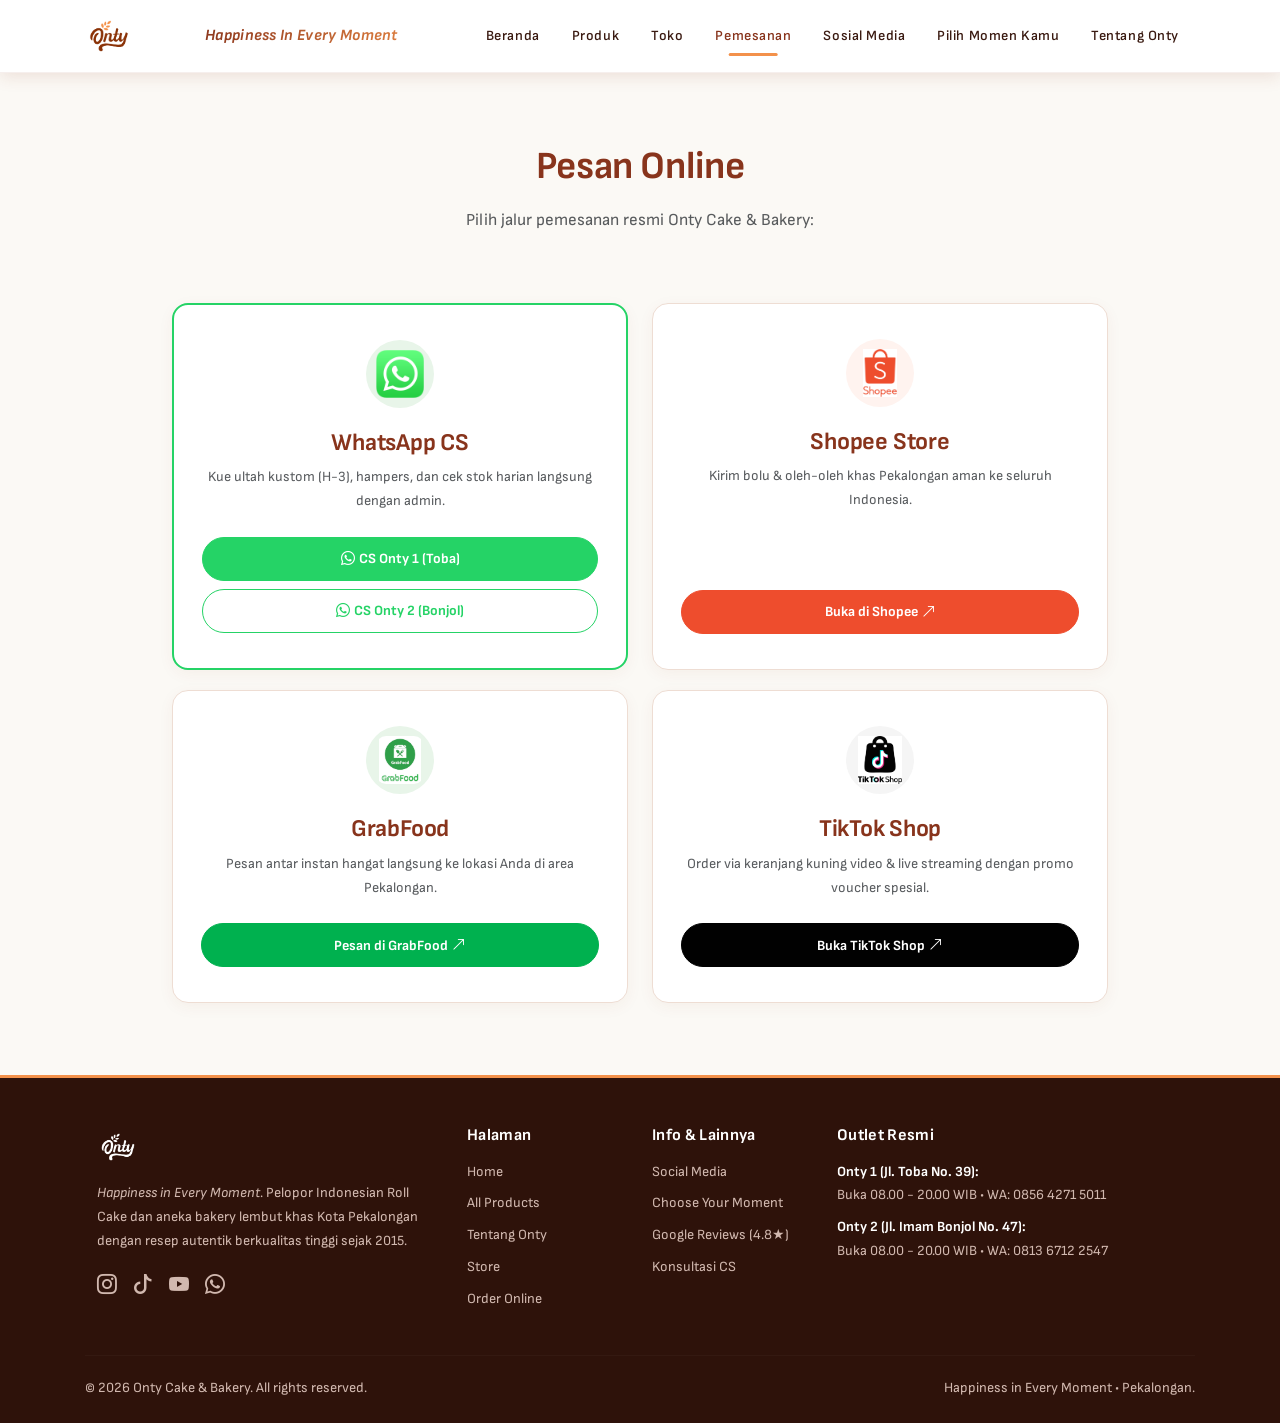
<file: order.html>
﻿<!DOCTYPE html>
<html lang="id">
<head>
  <meta charset="UTF-8">
  <meta name="viewport" content="width=device-width, initial-scale=1.0">
  <title>Pemesanan - Onty Cake &amp; Bakery</title>
  <meta name="description" content="Pesan bolu gulung dan roti Onty Cake dengan mudah melalui Shopee, Tokopedia, GoFood, GrabFood, atau hubungi langsung CS WhatsApp Admin kami.">
  <!-- PREVIEW MODE: Cegah index mesin pencari di GitHub Pages. HAPUS / GANTI saat migrasi ke https://ontycake.com/ -->
  <meta name="robots" content="noindex, nofollow">
  <link rel="icon" type="image/png" href="assets/icons/Logo onty 1.png">

  <!-- Bootstrap 5.3 CSS -->
  <link href="https://cdn.jsdelivr.net/npm/bootstrap@5.3.3/dist/css/bootstrap.min.css" rel="stylesheet">
  <!-- Bootstrap Icons -->
  <link rel="stylesheet" href="https://cdn.jsdelivr.net/npm/bootstrap-icons@1.11.3/font/bootstrap-icons.min.css">
  
  <!-- Google Fonts: Sofia Sans & Great Vibes (Identical to Home) -->
  <link rel="preconnect" href="https://fonts.googleapis.com">
  <link rel="preconnect" href="https://fonts.gstatic.com" crossorigin>
  <link href="https://fonts.googleapis.com/css2?family=Great+Vibes&family=Sofia+Sans:ital,wght@0,300;0,400;0,500;0,600;0,700;0,800;1,400&display=swap" rel="stylesheet">

  <!-- Custom Stylesheets -->
  <link rel="stylesheet" href="css/reset.css">
  <link rel="stylesheet" href="css/animations.css">
  <link rel="stylesheet" href="css/style.css?v=2.5">
</head>
<body>

  <!-- Navbar (Grab-style Mobile + Desktop) -->
  <nav class="navbar navbar-expand-lg navbar-bakery fixed-top" id="bakeryNavbar">
    <div class="container">
      <button class="navbar-toggler border-0 shadow-none p-0 d-lg-none me-2" type="button" data-bs-toggle="offcanvas" data-bs-target="#mobileMenuOffcanvas" aria-controls="mobileMenuOffcanvas">
        <i class="bi bi-list fs-1" style="color:var(--kofta-brown);"></i>
      </button>

      <a class="navbar-brand navbar-brand-logo py-0 mx-auto mx-lg-0" href="index.html">
        <img src="assets/icons/Logo onty 1.png" alt="Onty Cake &amp; Bakery Logo">
        <span class="brand-tagline-badge d-none d-lg-inline-block">Happiness In Every Moment</span>
      </a>

      <!-- Tagline on Mobile (Right aligned) -->
      <div class="mobile-header-tagline d-lg-none">
        Happiness In<br>Every Moment
      </div>

      <div class="collapse navbar-collapse justify-content-end d-none d-lg-flex" id="desktopNavContent">
        <ul class="navbar-nav align-items-lg-center mb-2 mb-lg-0">
          <li class="nav-item">
            <a class="nav-link nav-link-bakery" href="index.html">Beranda</a>
          </li>
          <li class="nav-item">
            <a class="nav-link nav-link-bakery" href="products.html">Produk</a>
          </li>
          <li class="nav-item">
            <a class="nav-link nav-link-bakery" href="location.html">Toko</a>
          </li>
          <li class="nav-item">
            <a class="nav-link nav-link-bakery active" href="order.html">Pemesanan</a>
          </li>
          <li class="nav-item">
            <a class="nav-link nav-link-bakery" href="social.html">Sosial Media</a>
          </li>
          <li class="nav-item">
            <a class="nav-link nav-link-bakery" href="baking-class.html">Pilih Momen Kamu</a>
          </li>
          <li class="nav-item">
            <a class="nav-link nav-link-bakery" href="about.html">Tentang Onty</a>
          </li>
        </ul>
      </div>
    </div>
  </nav>

  <!-- Grab-Style Mobile Offcanvas Menu -->
  <div class="offcanvas offcanvas-start grab-mobile-menu" tabindex="-1" id="mobileMenuOffcanvas" aria-labelledby="mobileMenuLabel">
    <div class="offcanvas-header border-bottom py-3 px-4">
      <div class="d-flex align-items-center gap-2" id="mobileMenuLabel">
        <img src="assets/icons/Logo onty 1.png" alt="Onty Logo" height="38">
      </div>
      <button type="button" class="btn-close shadow-none" data-bs-dismiss="offcanvas" aria-label="Close"></button>
    </div>
    
    <div class="offcanvas-body p-0">
                  <div class="grab-menu-list">
        <!-- Beranda -->
        <a href="index.html" class="grab-menu-item">
          <span class="grab-item-label">
            <i class="bi bi-house-door me-2 text-muted"></i> Beranda
          </span>
          <i class="bi bi-chevron-right grab-item-arrow"></i>
        </a>
        <!-- Produk -->
        <a href="products.html" class="grab-menu-item">
          <span class="grab-item-label">
            <i class="bi bi-grid me-2 text-muted"></i> Produk
          </span>
          <i class="bi bi-chevron-right grab-item-arrow"></i>
        </a>
        <!-- Toko -->
        <a href="location.html" class="grab-menu-item">
          <span class="grab-item-label">
            <i class="bi bi-geo-alt me-2 text-muted"></i> Toko
          </span>
          <i class="bi bi-chevron-right grab-item-arrow"></i>
        </a>
        <!-- Pemesanan -->
        <a href="order.html" class="grab-menu-item active" style="background:#fdf6f0; color:var(--kofta-brown);">
          <span class="grab-item-label fw-bold">
            <i class="bi bi-bag-check me-2" style="color:var(--caramelised-orange);"></i> Pemesanan
          </span>
          <i class="bi bi-chevron-right grab-item-arrow" style="color:var(--kofta-brown);"></i>
        </a>
        <!-- Sosial Media -->
        <a href="social.html" class="grab-menu-item">
          <span class="grab-item-label">
            <i class="bi bi-share me-2 text-muted"></i> Sosial Media
          </span>
          <i class="bi bi-chevron-right grab-item-arrow"></i>
        </a>
        <!-- Pilih Momen Kamu -->
        <a href="baking-class.html" class="grab-menu-item">
          <span class="grab-item-label">
            <i class="bi bi-mortarboard me-2 text-muted"></i> Pilih Momen Kamu
          </span>
          <i class="bi bi-chevron-right grab-item-arrow"></i>
        </a>
        <!-- Tentang Onty -->
        <a href="about.html" class="grab-menu-item">
          <span class="grab-item-label">
            <i class="bi bi-info-circle me-2 text-muted"></i> Tentang Onty
          </span>
          <i class="bi bi-chevron-right grab-item-arrow"></i>
        </a>
      </div>

      <div class="grab-menu-footer p-4 border-top mt-auto">
        <div class="small text-muted mb-2 fw-bold">Hubungi Outlet Kami:</div>
        <div class="d-flex flex-column gap-2">
          <a href="https://wa.me/6285642715011" target="_blank" class="btn btn-brand btn-sm text-start py-2 px-3">
            <i class="bi bi-whatsapp me-2"></i> WA Outlet Toba
          </a>
          <a href="https://wa.me/6281367122547" target="_blank" class="btn btn-brand btn-sm text-start py-2 px-3">
            <i class="bi bi-whatsapp me-2"></i> WA Outlet Imam Bonjol
          </a>
        </div>
      </div>
    </div>
  </div>

  <!-- Main Order Section (Clean Warm Light Theme matching all pages) -->
  <main class="order-section py-5" style="min-height: 85vh; display: flex; align-items: center; background-color: #fbf9f5;">
    <div class="container py-md-4">
      
      <!-- Section Header -->
      <div class="section-header text-center mb-5">
        <h2 class="display-6 fw-bold mb-3" style="color:var(--kofta-brown);">Pesan Online</h2>
        <p class="text-muted mx-auto" style="max-width: 600px; font-size: 1.05rem;">
          Pilih jalur pemesanan resmi Onty Cake &amp; Bakery:
        </p>
      </div>

      <!-- 4 Marketplace Cards: 2x2 Grid (col-lg-6 col-md-6) -->
      <div class="row g-4 justify-content-center" style="max-width: 960px; margin: 0 auto;">
        
        <!-- 1. WhatsApp CS (Highlighted) -->
        <div class="col-lg-6 col-md-6 col-12">
          <div class="marketplace-card highlight">
            <div class="marketplace-icon-wrap" style="background:#e8f5e9;">
              <img src="assets/images/order/WhatsApp.webp" alt="WhatsApp CS Onty Cake" style="width:48px; height:48px; object-fit:contain;">
            </div>
            <h4 class="fw-bold mb-2" style="color:var(--kofta-brown);">WhatsApp CS</h4>
            <p class="text-muted small mb-4">
              Kue ultah kustom (H-3), hampers, dan cek stok harian langsung dengan admin.
            </p>
            <div class="d-flex flex-column gap-2 mt-auto">
              <a href="https://wa.me/6285642715011?text=Halo%20Admin%20Onty%20Cake%20Toba,%20saya%20mau%20order" target="_blank" class="btn btn-marketplace w-100 text-white" style="background:#25d366; border:1px solid #25d366;">
                <i class="bi bi-whatsapp me-1"></i> CS Onty 1 (Toba)
              </a>
              <a href="https://wa.me/6281367122547?text=Halo%20Admin%20Onty%20Cake%20Imam%20Bonjol,%20saya%20mau%20order" target="_blank" class="btn btn-marketplace w-100" style="background:#ffffff; color:#25d366; border:1.5px solid #25d366;">
                <i class="bi bi-whatsapp me-1" style="color:#25d366;"></i> CS Onty 2 (Bonjol)
              </a>
            </div>
          </div>
        </div>

        <!-- 2. Shopee Store -->
        <div class="col-lg-6 col-md-6 col-12">
          <div class="marketplace-card">
            <div class="marketplace-icon-wrap" style="background:#fff3ef;">
              <img src="assets/images/order/shopee.png" alt="Shopee Onty Cake" style="width:48px; height:48px; object-fit:contain;">
            </div>
            <h4 class="fw-bold mb-2" style="color:var(--kofta-brown);">Shopee Store</h4>
            <p class="text-muted small mb-4">
              Kirim bolu &amp; oleh-oleh khas Pekalongan aman ke seluruh Indonesia.
            </p>
            <a href="https://shopee.co.id/ontycake" target="_blank" class="btn btn-marketplace btn-shopee w-100 mt-auto">
              Buka di Shopee <i class="bi bi-arrow-up-right ms-1"></i>
            </a>
          </div>
        </div>

        <!-- 3. GrabFood -->
        <div class="col-lg-6 col-md-6 col-12">
          <div class="marketplace-card">
            <div class="marketplace-icon-wrap" style="background:#e8f5e9;">
              <img src="assets/images/order/grabfood.jpg" alt="GrabFood Onty Cake" style="width:48px; height:48px; object-fit:contain; border-radius:10px;">
            </div>
            <h4 class="fw-bold mb-2" style="color:var(--kofta-brown);">GrabFood</h4>
            <p class="text-muted small mb-4">
              Pesan antar instan hangat langsung ke lokasi Anda di area Pekalongan.
            </p>
            <div class="d-flex flex-column gap-2 mt-auto">
              <a href="https://food.grab.com" target="_blank" class="btn btn-marketplace btn-grab w-100">
                Pesan di GrabFood <i class="bi bi-arrow-up-right ms-1"></i>
              </a>
            </div>
          </div>
        </div>

        <!-- 4. TikTok Shop -->
        <div class="col-lg-6 col-md-6 col-12">
          <div class="marketplace-card">
            <div class="marketplace-icon-wrap" style="background:#f5f5f5;">
              <img src="assets/images/order/tiktokshop.png" alt="TikTok Shop Onty Cake" style="width:48px; height:48px; object-fit:contain;">
            </div>
            <h4 class="fw-bold mb-2" style="color:var(--kofta-brown);">TikTok Shop</h4>
            <p class="text-muted small mb-4">
              Order via keranjang kuning video &amp; live streaming dengan promo voucher spesial.
            </p>
            <div class="d-flex flex-column gap-2 mt-auto">
              <a href="https://tiktok.com/@ontycake" target="_blank" class="btn btn-marketplace w-100 text-white" style="background:#010101; border:1px solid #010101;">
                Buka TikTok Shop <i class="bi bi-arrow-up-right ms-1"></i>
              </a>
            </div>
          </div>
        </div>

      </div>

    </div>
  </main>

  <!-- Footer -->
  <footer>
    <div class="container">
      <div class="row g-4">
        <div class="col-lg-4 col-md-6">
          <div class="footer-logo">
            <img src="assets/icons/Logo onty 1.png" alt="Onty Cake Logo White">
          </div>
          <p class="small pe-lg-4">
            <em>Happiness in Every Moment</em>. Pelopor Indonesian Roll Cake dan aneka bakery lembut khas Kota Pekalongan dengan resep autentik berkualitas tinggi sejak 2015.
          </p>
          <div class="d-flex gap-3 fs-5 mt-3">
            <a href="https://instagram.com/ontycake" target="_blank"><i class="bi bi-instagram"></i></a>
            <a href="https://tiktok.com/@ontycake" target="_blank"><i class="bi bi-tiktok"></i></a>
            <a href="https://youtube.com/@ontycake" target="_blank"><i class="bi bi-youtube"></i></a>
            <a href="https://wa.me/6285642715011" target="_blank"><i class="bi bi-whatsapp"></i></a>
          </div>
        </div>

        <div class="col-lg-2 col-6">
          <h5>Halaman</h5>
          <ul class="list-unstyled small d-flex flex-column gap-2">
            <li><a href="index.html">Home</a></li>
            <li><a href="products.html">All Products</a></li>
            <li><a href="about.html">Tentang Onty</a></li>
            <li><a href="location.html">Store</a></li>
            <li><a href="order.html">Order Online</a></li>
          </ul>
        </div>

        <div class="col-lg-2 col-6">
          <h5>Info &amp; Lainnya</h5>
          <ul class="list-unstyled small d-flex flex-column gap-2">
            <li><a href="social.html">Social Media</a></li>
            <li><a href="baking-class.html">Choose Your Moment</a></li>
            <li><a href="location.html#reviews">Google Reviews (4.8★)</a></li>
            <li><a href="https://wa.me/6285642715011">Konsultasi CS</a></li>
          </ul>
        </div>

        <div class="col-lg-4 col-md-6">
          <h5>Outlet Resmi</h5>
          <div class="small mb-2">
            <strong class="text-white">Onty 1 (Jl. Toba No. 39):</strong><br>
            Buka 08.00 - 20.00 WIB &bull; WA: 0856 4271 5011
          </div>
          <div class="small">
            <strong class="text-white">Onty 2 (Jl. Imam Bonjol No. 47):</strong><br>
            Buka 08.00 - 20.00 WIB &bull; WA: 0813 6712 2547
          </div>
        </div>
      </div>

      <hr class="footer-divider">

      <div class="d-flex flex-wrap justify-content-between align-items-center small">
        <div>&copy; 2026 Onty Cake &amp; Bakery. All rights reserved.</div>
        <div>Happiness in Every Moment &bull; Pekalongan.</div>
      </div>
    </div>
  </footer>

  <!-- Bootstrap JS -->
  <script src="https://cdn.jsdelivr.net/npm/bootstrap@5.3.3/dist/js/bootstrap.bundle.min.js"></script>
</body>
</html>
</file>
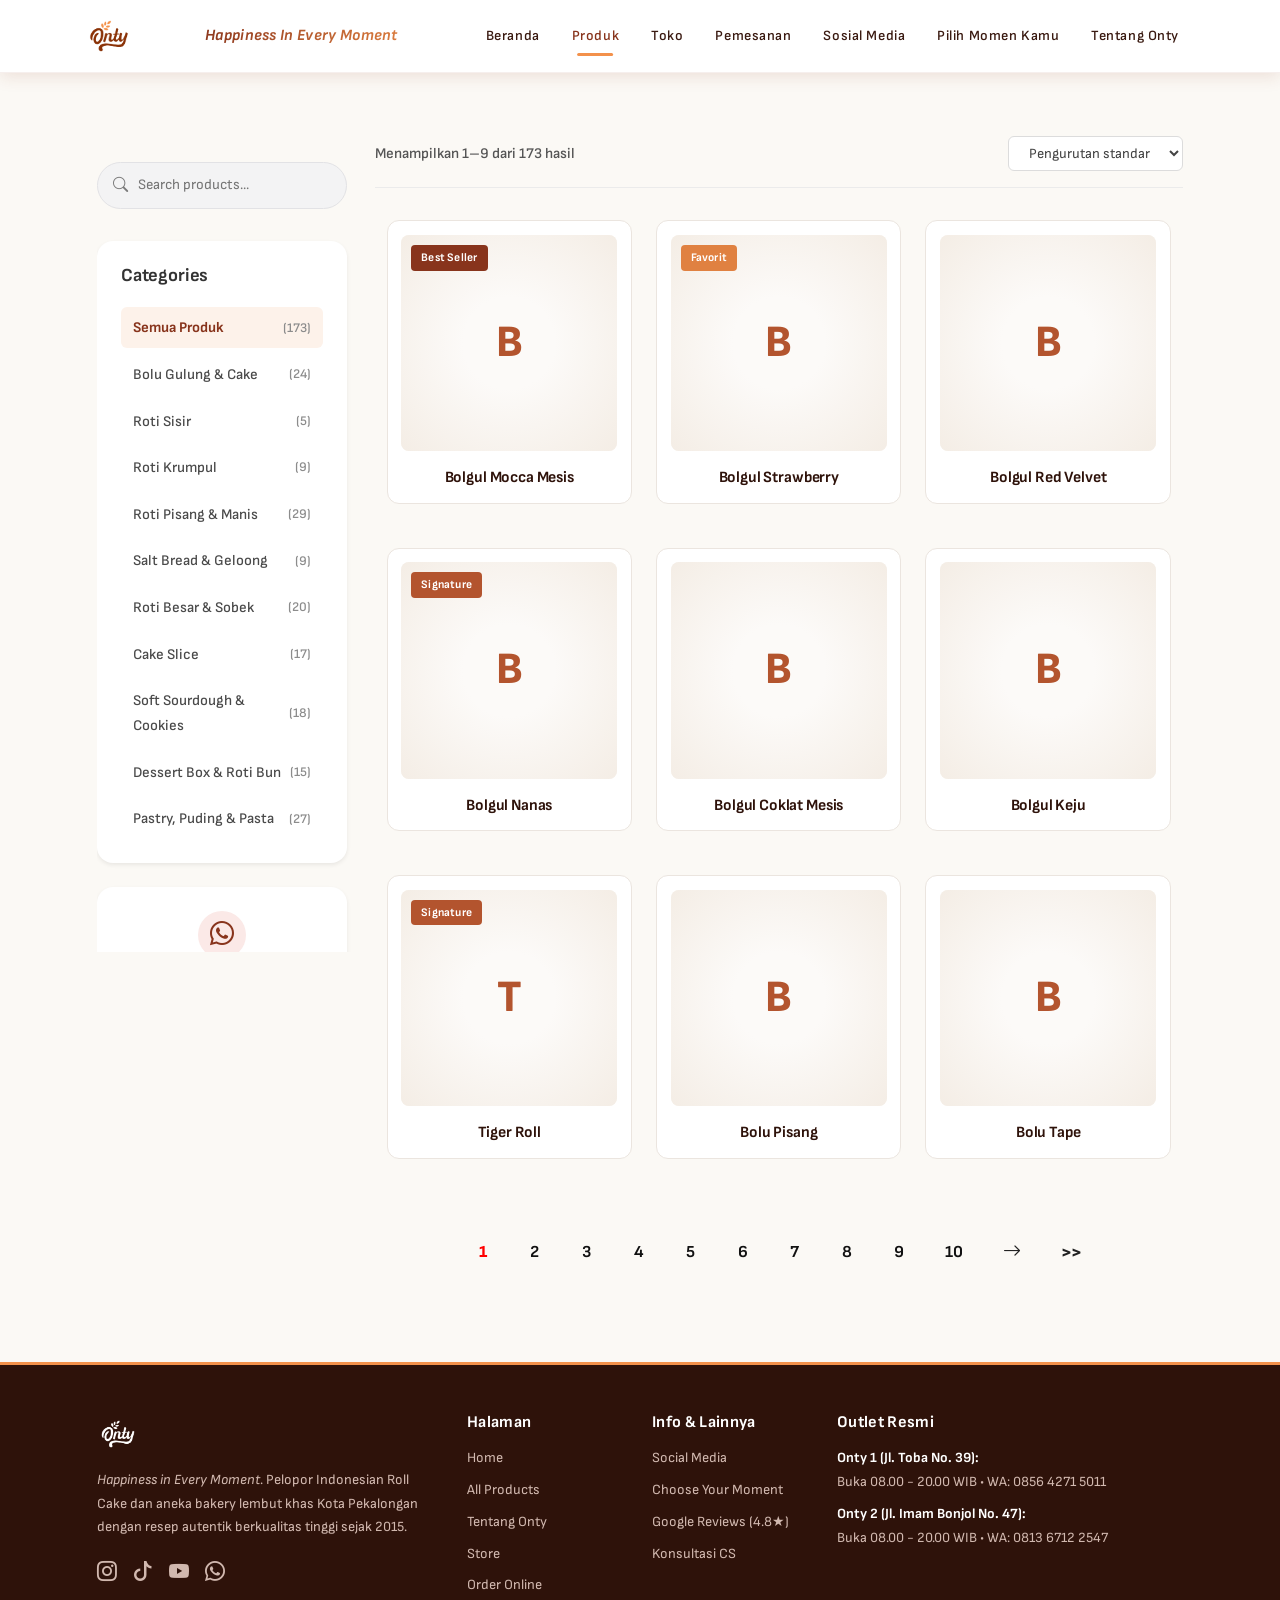
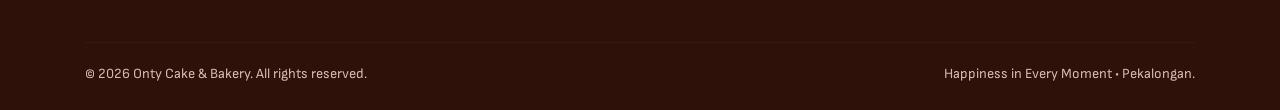
<file: products.html>
﻿<!DOCTYPE html>
<html lang="id">
<head>
  <meta charset="UTF-8">
  <meta name="viewport" content="width=device-width, initial-scale=1.0">
  <title>Produk - Onty Cake &amp; Bakery</title>
  <meta name="description" content="Jelajahi seluruh varian menu pilihan Onty Cake: Bolu Gulung, Roti Sisir, Roti Krumpul, Roti Manis, Salt Bread, Cake Slice, Sourdough, Pastry, dan Dessert Box khas Pekalongan.">
  <!-- PREVIEW MODE: Cegah index mesin pencari di GitHub Pages. HAPUS / GANTI saat migrasi ke https://ontycake.com/ -->
  <meta name="robots" content="noindex, nofollow">
  <link rel="icon" type="image/png" href="assets/icons/Logo onty 1.png">

  <!-- Bootstrap 5.3 CSS -->
  <link href="https://cdn.jsdelivr.net/npm/bootstrap@5.3.3/dist/css/bootstrap.min.css" rel="stylesheet">
  <!-- Bootstrap Icons -->
  <link rel="stylesheet" href="https://cdn.jsdelivr.net/npm/bootstrap-icons@1.11.3/font/bootstrap-icons.min.css">
  
  <!-- Google Fonts: Sofia Sans & Great Vibes (Identical to Home) -->
  <link rel="preconnect" href="https://fonts.googleapis.com">
  <link rel="preconnect" href="https://fonts.gstatic.com" crossorigin>
  <link href="https://fonts.googleapis.com/css2?family=Great+Vibes&family=Sofia+Sans:ital,wght@0,300;0,400;0,500;0,600;0,700;0,800;1,400&display=swap" rel="stylesheet">

  <!-- Custom Stylesheets -->
  <link rel="stylesheet" href="css/reset.css">
  <link rel="stylesheet" href="css/animations.css">
  <link rel="stylesheet" href="css/style.css?v=2.6">
</head>
<body>

  <!-- Navbar (Grab-style Mobile + Desktop) -->
  <nav class="navbar navbar-expand-lg navbar-bakery fixed-top" id="bakeryNavbar">
    <div class="container">
      <button class="navbar-toggler border-0 shadow-none p-0 d-lg-none me-2" type="button" data-bs-toggle="offcanvas" data-bs-target="#mobileMenuOffcanvas" aria-controls="mobileMenuOffcanvas">
        <i class="bi bi-list fs-1" style="color:var(--kofta-brown);"></i>
      </button>

      <a class="navbar-brand navbar-brand-logo py-0 mx-auto mx-lg-0" href="index.html">
        <img src="assets/icons/Logo onty 1.png" alt="Onty Cake &amp; Bakery Logo">
        <span class="brand-tagline-badge d-none d-lg-inline-block">Happiness In Every Moment</span>
      </a>

      <!-- Tagline on Mobile (Right aligned) -->
      <div class="mobile-header-tagline d-lg-none">
        Happiness In<br>Every Moment
      </div>

      <div class="collapse navbar-collapse justify-content-end d-none d-lg-flex" id="desktopNavContent">
        <ul class="navbar-nav align-items-lg-center mb-2 mb-lg-0">
          <li class="nav-item">
            <a class="nav-link nav-link-bakery" href="index.html">Beranda</a>
          </li>
          <li class="nav-item">
            <a class="nav-link nav-link-bakery active" href="products.html">Produk</a>
          </li>
          <li class="nav-item">
            <a class="nav-link nav-link-bakery" href="location.html">Toko</a>
          </li>
          <li class="nav-item">
            <a class="nav-link nav-link-bakery" href="order.html">Pemesanan</a>
          </li>
          <li class="nav-item">
            <a class="nav-link nav-link-bakery" href="social.html">Sosial Media</a>
          </li>
          <li class="nav-item">
            <a class="nav-link nav-link-bakery" href="baking-class.html">Pilih Momen Kamu</a>
          </li>
          <li class="nav-item">
            <a class="nav-link nav-link-bakery" href="about.html">Tentang Onty</a>
          </li>
        </ul>
      </div>
    </div>
  </nav>

  <!-- Grab-Style Mobile Offcanvas Menu (Slide from Left) -->
  <div class="offcanvas offcanvas-start grab-mobile-menu" tabindex="-1" id="mobileMenuOffcanvas" aria-labelledby="mobileMenuLabel">
    <div class="offcanvas-header border-bottom py-3 px-4">
      <div class="d-flex align-items-center gap-2" id="mobileMenuLabel">
        <img src="assets/icons/Logo onty 1.png" alt="Onty Logo" height="38">
      </div>
      <button type="button" class="btn-close shadow-none" data-bs-dismiss="offcanvas" aria-label="Close"></button>
    </div>
    
    <div class="offcanvas-body p-0">
                  <div class="grab-menu-list">
        <!-- Beranda -->
        <a href="index.html" class="grab-menu-item">
          <span class="grab-item-label">
            <i class="bi bi-house-door me-2 text-muted"></i> Beranda
          </span>
          <i class="bi bi-chevron-right grab-item-arrow"></i>
        </a>
        <!-- Produk -->
        <a href="products.html" class="grab-menu-item active" style="background:#fdf6f0; color:var(--kofta-brown);">
          <span class="grab-item-label fw-bold">
            <i class="bi bi-grid me-2" style="color:var(--caramelised-orange);"></i> Produk
          </span>
          <i class="bi bi-chevron-right grab-item-arrow" style="color:var(--kofta-brown);"></i>
        </a>
        <!-- Toko -->
        <a href="location.html" class="grab-menu-item">
          <span class="grab-item-label">
            <i class="bi bi-geo-alt me-2 text-muted"></i> Toko
          </span>
          <i class="bi bi-chevron-right grab-item-arrow"></i>
        </a>
        <!-- Pemesanan -->
        <a href="order.html" class="grab-menu-item">
          <span class="grab-item-label">
            <i class="bi bi-bag-check me-2 text-muted"></i> Pemesanan
          </span>
          <i class="bi bi-chevron-right grab-item-arrow"></i>
        </a>
        <!-- Sosial Media -->
        <a href="social.html" class="grab-menu-item">
          <span class="grab-item-label">
            <i class="bi bi-share me-2 text-muted"></i> Sosial Media
          </span>
          <i class="bi bi-chevron-right grab-item-arrow"></i>
        </a>
        <!-- Pilih Momen Kamu -->
        <a href="baking-class.html" class="grab-menu-item">
          <span class="grab-item-label">
            <i class="bi bi-mortarboard me-2 text-muted"></i> Pilih Momen Kamu
          </span>
          <i class="bi bi-chevron-right grab-item-arrow"></i>
        </a>
        <!-- Tentang Onty -->
        <a href="about.html" class="grab-menu-item">
          <span class="grab-item-label">
            <i class="bi bi-info-circle me-2 text-muted"></i> Tentang Onty
          </span>
          <i class="bi bi-chevron-right grab-item-arrow"></i>
        </a>
      </div>

      <div class="grab-menu-footer p-4 border-top mt-auto">
        <div class="small text-muted mb-2 fw-bold">Hubungi Outlet Kami:</div>
        <div class="d-flex flex-column gap-2">
          <a href="https://wa.me/6285642715011" target="_blank" class="btn btn-brand btn-sm text-start py-2 px-3">
            <i class="bi bi-whatsapp me-2"></i> WA Outlet Toba
          </a>
          <a href="https://wa.me/6281367122547" target="_blank" class="btn btn-brand btn-sm text-start py-2 px-3">
            <i class="bi bi-whatsapp me-2"></i> WA Outlet Imam Bonjol
          </a>
        </div>
      </div>
    </div>
  </div>

  <!-- Products Main Content (Shop Layout with Sidebar Categories & Clean Product Grid Without Price) -->
  <main class="py-5" style="background-color: #fbf9f5;">
    <div class="container py-md-3">

      <div class="row g-4 g-lg-5">
        
        <!-- Left Sidebar: Search & Category List with Counters -->
        <aside class="col-lg-3 col-md-4">
          <div class="shop-sidebar-sticky">
            <!-- Search Input -->
            <div class="shop-search-wrap">
              <i class="bi bi-search shop-search-icon"></i>
              <input type="text" id="shopSearchInput" class="shop-search-input" placeholder="Search products..." oninput="handleShopSearch()">
            </div>

            <!-- Categories Widget -->
            <div class="card shop-cat-card border-0 shadow-sm rounded-4 p-4 bg-white mb-4">
              <h5 class="shop-sidebar-title">Categories</h5>
              <ul class="shop-cat-list" id="shopSidebarCatList">
                <!-- Rendered via js/main.js -->
              </ul>
            </div>

            <!-- Need Help / Order Box (Desktop only, so it doesn't clutter mobile sticky) -->
            <div class="card shop-help-card border-0 shadow-sm rounded-4 p-4 bg-white text-center d-none d-lg-block">
              <div class="mx-auto mb-2" style="width:48px; height:48px; background:#fbe9e7; color:var(--kofta-brown); border-radius:50%; display:flex; align-items:center; justify-content:center; font-size:1.5rem;">
                <i class="bi bi-whatsapp"></i>
              </div>
              <h6 class="fw-bold mb-1" style="color:var(--kofta-brown);">Butuh Bantuan Order?</h6>
              <p class="text-muted small mb-3">Tanyakan ketersediaan varian kue hari ini langsung ke admin WhatsApp.</p>
              <a href="https://wa.me/6285642715011" target="_blank" class="btn btn-outline-brand btn-sm w-100 py-2">
                Chat CS Pekalongan
              </a>
            </div>
          </div>
        </aside>

        <!-- Right Content: Topbar & Product Grid -->
        <section class="col-lg-9 col-md-8">
          <!-- Topbar: Showing Results Counter & Sort Option -->
          <div class="shop-topbar flex-wrap gap-2">
            <div>
              <p class="shop-results-text" id="shopResultsText">Menampilkan hasil...</p>
            </div>
            <div>
              <select class="shop-sort-select shadow-none" id="shopSortSelect" onchange="handleShopSort()">
                <option value="default">Pengurutan standar</option>
                <option value="name-asc">Urutkan: A ke Z</option>
                <option value="name-desc">Urutkan: Z ke A</option>
              </select>
            </div>
          </div>

          <!-- Clean Square Products Grid (Without Price, 3 Columns) -->
          <div class="row g-3 g-md-4" id="shopProductGrid">
            <!-- Rendered dynamically via js/main.js -->
          </div>

          <!-- Pagination / Load More -->
          <div class="text-center mt-5" id="shopPaginationWrap">
            <!-- Dynamic button -->
          </div>
        </section>

      </div>
    </div>
  </main>

  <!-- Footer -->
  <footer>
    <div class="container">
      <div class="row g-4">
        <div class="col-lg-4 col-md-6">
          <div class="footer-logo">
            <img src="assets/icons/Logo onty 1.png" alt="Onty Cake Logo White">
          </div>
          <p class="small pe-lg-4">
            <em>Happiness in Every Moment</em>. Pelopor Indonesian Roll Cake dan aneka bakery lembut khas Kota Pekalongan dengan resep autentik berkualitas tinggi sejak 2015.
          </p>
          <div class="d-flex gap-3 fs-5 mt-3">
            <a href="https://instagram.com/ontycake" target="_blank"><i class="bi bi-instagram"></i></a>
            <a href="https://tiktok.com/@ontycake" target="_blank"><i class="bi bi-tiktok"></i></a>
            <a href="https://youtube.com/@ontycake" target="_blank"><i class="bi bi-youtube"></i></a>
            <a href="https://wa.me/6285642715011" target="_blank"><i class="bi bi-whatsapp"></i></a>
          </div>
        </div>

        <div class="col-lg-2 col-6">
          <h5>Halaman</h5>
          <ul class="list-unstyled small d-flex flex-column gap-2">
            <li><a href="index.html">Home</a></li>
            <li><a href="products.html">All Products</a></li>
            <li><a href="about.html">Tentang Onty</a></li>
            <li><a href="location.html">Store</a></li>
            <li><a href="order.html">Order Online</a></li>
          </ul>
        </div>

        <div class="col-lg-2 col-6">
          <h5>Info &amp; Lainnya</h5>
          <ul class="list-unstyled small d-flex flex-column gap-2">
            <li><a href="social.html">Social Media</a></li>
            <li><a href="baking-class.html">Choose Your Moment</a></li>
            <li><a href="location.html#reviews">Google Reviews (4.8★)</a></li>
            <li><a href="https://wa.me/6285642715011">Konsultasi CS</a></li>
          </ul>
        </div>

        <div class="col-lg-4 col-md-6">
          <h5>Outlet Resmi</h5>
          <div class="small mb-2">
            <strong class="text-white">Onty 1 (Jl. Toba No. 39):</strong><br>
            Buka 08.00 - 20.00 WIB &bull; WA: 0856 4271 5011
          </div>
          <div class="small">
            <strong class="text-white">Onty 2 (Jl. Imam Bonjol No. 47):</strong><br>
            Buka 08.00 - 20.00 WIB &bull; WA: 0813 6712 2547
          </div>
        </div>
      </div>

      <hr class="footer-divider">

      <div class="d-flex flex-wrap justify-content-between align-items-center small">
        <div>&copy; 2026 Onty Cake &amp; Bakery. All rights reserved.</div>
        <div>Happiness in Every Moment &bull; Pekalongan.</div>
      </div>
    </div>
  </footer>

  <!-- Bootstrap JS -->
  <script src="https://cdn.jsdelivr.net/npm/bootstrap@5.3.3/dist/js/bootstrap.bundle.min.js"></script>
  <!-- Main JS Logic -->
  <script src="js/main.js?v=2.2"></script>
</body>
</html>
</file>
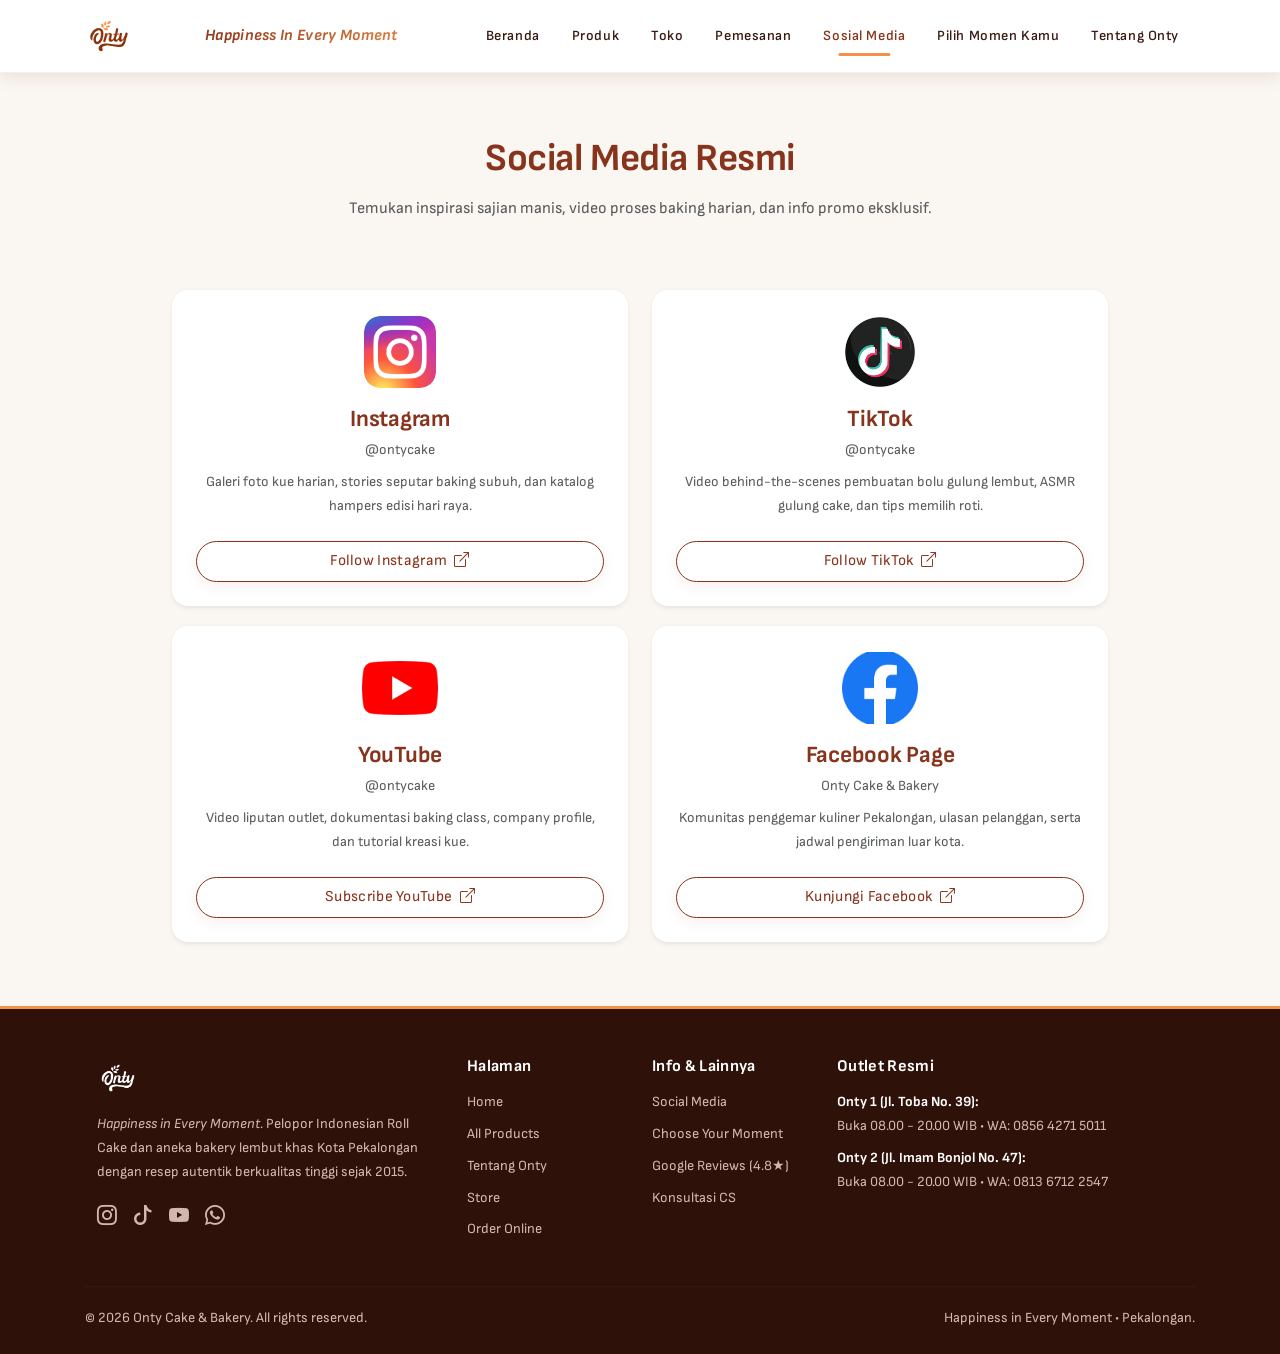
<file: social.html>
﻿<!DOCTYPE html>
<html lang="id">
<head>
  <meta charset="UTF-8">
  <meta name="viewport" content="width=device-width, initial-scale=1.0">
  <title>Sosial Media - Onty Cake &amp; Bakery</title>
  <meta name="description" content="Ikuti akun media sosial resmi Onty Cake di Instagram, TikTok, Facebook, dan YouTube untuk update menu harian, promo diskon, dan video proses baking.">
  <!-- PREVIEW MODE: Cegah index mesin pencari di GitHub Pages. HAPUS / GANTI saat migrasi ke https://ontycake.com/ -->
  <meta name="robots" content="noindex, nofollow">
  <link rel="icon" type="image/png" href="assets/icons/Logo onty 1.png">

  <!-- Bootstrap 5.3 CSS -->
  <link href="https://cdn.jsdelivr.net/npm/bootstrap@5.3.3/dist/css/bootstrap.min.css" rel="stylesheet">
  <!-- Bootstrap Icons -->
  <link rel="stylesheet" href="https://cdn.jsdelivr.net/npm/bootstrap-icons@1.11.3/font/bootstrap-icons.min.css">
  
  <!-- Google Fonts: Sofia Sans & Great Vibes (Identical to Home) -->
  <link rel="preconnect" href="https://fonts.googleapis.com">
  <link rel="preconnect" href="https://fonts.gstatic.com" crossorigin>
  <link href="https://fonts.googleapis.com/css2?family=Great+Vibes&family=Sofia+Sans:ital,wght@0,300;0,400;0,500;0,600;0,700;0,800;1,400&display=swap" rel="stylesheet">

  <!-- Custom Stylesheets -->
  <link rel="stylesheet" href="css/reset.css">
  <link rel="stylesheet" href="css/animations.css">
  <link rel="stylesheet" href="css/style.css?v=2.5">
</head>
<body>

  <!-- Navbar (Grab-style Mobile + Desktop) -->
  <nav class="navbar navbar-expand-lg navbar-bakery fixed-top" id="bakeryNavbar">
    <div class="container">
      <button class="navbar-toggler border-0 shadow-none p-0 d-lg-none me-2" type="button" data-bs-toggle="offcanvas" data-bs-target="#mobileMenuOffcanvas" aria-controls="mobileMenuOffcanvas">
        <i class="bi bi-list fs-1" style="color:var(--kofta-brown);"></i>
      </button>

      <a class="navbar-brand navbar-brand-logo py-0 mx-auto mx-lg-0" href="index.html">
        <img src="assets/icons/Logo onty 1.png" alt="Onty Cake &amp; Bakery Logo">
        <span class="brand-tagline-badge d-none d-lg-inline-block">Happiness In Every Moment</span>
      </a>

      <!-- Tagline on Mobile (Right aligned) -->
      <div class="mobile-header-tagline d-lg-none">
        Happiness In<br>Every Moment
      </div>

      <div class="collapse navbar-collapse justify-content-end d-none d-lg-flex" id="desktopNavContent">
        <ul class="navbar-nav align-items-lg-center mb-2 mb-lg-0">
          <li class="nav-item">
            <a class="nav-link nav-link-bakery" href="index.html">Beranda</a>
          </li>
          <li class="nav-item">
            <a class="nav-link nav-link-bakery" href="products.html">Produk</a>
          </li>
          <li class="nav-item">
            <a class="nav-link nav-link-bakery" href="location.html">Toko</a>
          </li>
          <li class="nav-item">
            <a class="nav-link nav-link-bakery" href="order.html">Pemesanan</a>
          </li>
          <li class="nav-item">
            <a class="nav-link nav-link-bakery active" href="social.html">Sosial Media</a>
          </li>
          <li class="nav-item">
            <a class="nav-link nav-link-bakery" href="baking-class.html">Pilih Momen Kamu</a>
          </li>
          <li class="nav-item">
            <a class="nav-link nav-link-bakery" href="about.html">Tentang Onty</a>
          </li>
        </ul>
      </div>
    </div>
  </nav>

  <!-- Grab-Style Mobile Offcanvas Menu -->
  <div class="offcanvas offcanvas-start grab-mobile-menu" tabindex="-1" id="mobileMenuOffcanvas" aria-labelledby="mobileMenuLabel">
    <div class="offcanvas-header border-bottom py-3 px-4">
      <div class="d-flex align-items-center gap-2" id="mobileMenuLabel">
        <img src="assets/icons/Logo onty 1.png" alt="Onty Logo" height="38">
      </div>
      <button type="button" class="btn-close shadow-none" data-bs-dismiss="offcanvas" aria-label="Close"></button>
    </div>
    
    <div class="offcanvas-body p-0">
                  <div class="grab-menu-list">
        <!-- Beranda -->
        <a href="index.html" class="grab-menu-item">
          <span class="grab-item-label">
            <i class="bi bi-house-door me-2 text-muted"></i> Beranda
          </span>
          <i class="bi bi-chevron-right grab-item-arrow"></i>
        </a>
        <!-- Produk -->
        <a href="products.html" class="grab-menu-item">
          <span class="grab-item-label">
            <i class="bi bi-grid me-2 text-muted"></i> Produk
          </span>
          <i class="bi bi-chevron-right grab-item-arrow"></i>
        </a>
        <!-- Toko -->
        <a href="location.html" class="grab-menu-item">
          <span class="grab-item-label">
            <i class="bi bi-geo-alt me-2 text-muted"></i> Toko
          </span>
          <i class="bi bi-chevron-right grab-item-arrow"></i>
        </a>
        <!-- Pemesanan -->
        <a href="order.html" class="grab-menu-item">
          <span class="grab-item-label">
            <i class="bi bi-bag-check me-2 text-muted"></i> Pemesanan
          </span>
          <i class="bi bi-chevron-right grab-item-arrow"></i>
        </a>
        <!-- Sosial Media -->
        <a href="social.html" class="grab-menu-item active" style="background:#fdf6f0; color:var(--kofta-brown);">
          <span class="grab-item-label fw-bold">
            <i class="bi bi-share me-2" style="color:var(--caramelised-orange);"></i> Sosial Media
          </span>
          <i class="bi bi-chevron-right grab-item-arrow" style="color:var(--kofta-brown);"></i>
        </a>
        <!-- Pilih Momen Kamu -->
        <a href="baking-class.html" class="grab-menu-item">
          <span class="grab-item-label">
            <i class="bi bi-mortarboard me-2 text-muted"></i> Pilih Momen Kamu
          </span>
          <i class="bi bi-chevron-right grab-item-arrow"></i>
        </a>
        <!-- Tentang Onty -->
        <a href="about.html" class="grab-menu-item">
          <span class="grab-item-label">
            <i class="bi bi-info-circle me-2 text-muted"></i> Tentang Onty
          </span>
          <i class="bi bi-chevron-right grab-item-arrow"></i>
        </a>
      </div>

      <div class="grab-menu-footer p-4 border-top mt-auto">
        <div class="small text-muted mb-2 fw-bold">Hubungi Outlet Kami:</div>
        <div class="d-flex flex-column gap-2">
          <a href="https://wa.me/6285642715011" target="_blank" class="btn btn-brand btn-sm text-start py-2 px-3">
            <i class="bi bi-whatsapp me-2"></i> WA Outlet Toba
          </a>
          <a href="https://wa.me/6281367122547" target="_blank" class="btn btn-brand btn-sm text-start py-2 px-3">
            <i class="bi bi-whatsapp me-2"></i> WA Outlet Imam Bonjol
          </a>
        </div>
      </div>
    </div>
  </div>

  <!-- Social Media Channels Grid -->
  <main class="py-5" style="background-color: #faf7f2; min-height: calc(100vh - 120px); display: flex; flex-direction: column; justify-content: center;">
    <div class="container py-md-3">
      <div class="section-header text-center mb-5">
        <h2 class="fw-bold" style="color:var(--kofta-brown);">Social Media Resmi</h2>
        <p class="text-muted mt-2">Temukan inspirasi sajian manis, video proses baking harian, dan info promo eksklusif.</p>
      </div>
      <!-- 4 Social Media Cards: 2x2 Grid (col-lg-6 col-md-6) -->
      <div class="row g-4 justify-content-center" style="max-width: 960px; margin: 0 auto;">
        <!-- Instagram -->
        <div class="col-lg-6 col-md-6 col-12">
          <div class="card h-100 border-0 shadow-sm rounded-4 p-4 text-center bg-white">
            <div class="mx-auto mb-3" style="width:76px; height:76px; display:flex; align-items:center; justify-content:center;">
              <img src="assets/images/sosmed/instagram.jpg" alt="Instagram Onty Cake" class="img-fluid rounded-4 shadow-xs" style="width:72px; height:72px; object-fit:cover;">
            </div>
            <h3 class="fw-bold mb-1" style="color:var(--kofta-brown); font-size: 1.45rem;">Instagram</h3>
            <p class="text-muted small mb-2">@ontycake</p>
            <p class="text-muted small mb-4">Galeri foto kue harian, stories seputar baking subuh, dan katalog hampers edisi hari raya.</p>
            <a href="https://instagram.com/ontycake" target="_blank" class="btn btn-outline-brand w-100 py-2 mt-auto">
              Follow Instagram <i class="bi bi-box-arrow-up-right ms-1"></i>
            </a>
          </div>
        </div>

        <!-- TikTok -->
        <div class="col-lg-6 col-md-6 col-12">
          <div class="card h-100 border-0 shadow-sm rounded-4 p-4 text-center bg-white">
            <div class="mx-auto mb-3" style="width:76px; height:76px; display:flex; align-items:center; justify-content:center;">
              <img src="assets/images/sosmed/tiktok.jpg" alt="TikTok Onty Cake" class="img-fluid rounded-4 shadow-xs" style="width:72px; height:72px; object-fit:cover;">
            </div>
            <h3 class="fw-bold mb-1" style="color:var(--kofta-brown); font-size: 1.45rem;">TikTok</h3>
            <p class="text-muted small mb-2">@ontycake</p>
            <p class="text-muted small mb-4">Video behind-the-scenes pembuatan bolu gulung lembut, ASMR gulung cake, dan tips memilih roti.</p>
            <a href="https://tiktok.com/@ontycake" target="_blank" class="btn btn-outline-brand w-100 py-2 mt-auto">
              Follow TikTok <i class="bi bi-box-arrow-up-right ms-1"></i>
            </a>
          </div>
        </div>

        <!-- YouTube -->
        <div class="col-lg-6 col-md-6 col-12">
          <div class="card h-100 border-0 shadow-sm rounded-4 p-4 text-center bg-white">
            <div class="mx-auto mb-3" style="width:76px; height:76px; display:flex; align-items:center; justify-content:center;">
              <img src="assets/images/sosmed/youtube.png" alt="YouTube Onty Cake" class="img-fluid" style="max-width:76px; max-height:76px; object-fit:contain;">
            </div>
            <h3 class="fw-bold mb-1" style="color:var(--kofta-brown); font-size: 1.45rem;">YouTube</h3>
            <p class="text-muted small mb-2">@ontycake</p>
            <p class="text-muted small mb-4">Video liputan outlet, dokumentasi baking class, company profile, dan tutorial kreasi kue.</p>
            <a href="https://youtube.com/@ontycake" target="_blank" class="btn btn-outline-brand w-100 py-2 mt-auto">
              Subscribe YouTube <i class="bi bi-box-arrow-up-right ms-1"></i>
            </a>
          </div>
        </div>

        <!-- Facebook -->
        <div class="col-lg-6 col-md-6 col-12">
          <div class="card h-100 border-0 shadow-sm rounded-4 p-4 text-center bg-white">
            <div class="mx-auto mb-3" style="width:76px; height:76px; display:flex; align-items:center; justify-content:center;">
              <img src="assets/images/sosmed/facebook.png" alt="Facebook Onty Cake" class="img-fluid" style="max-width:76px; max-height:76px; object-fit:contain;">
            </div>
            <h3 class="fw-bold mb-1" style="color:var(--kofta-brown); font-size: 1.45rem;">Facebook Page</h3>
            <p class="text-muted small mb-2">Onty Cake &amp; Bakery</p>
            <p class="text-muted small mb-4">Komunitas penggemar kuliner Pekalongan, ulasan pelanggan, serta jadwal pengiriman luar kota.</p>
            <a href="https://facebook.com/ontycake" target="_blank" class="btn btn-outline-brand w-100 py-2 mt-auto">
              Kunjungi Facebook <i class="bi bi-box-arrow-up-right ms-1"></i>
            </a>
          </div>
        </div>
      </div>
    </div>
  </main>

  <!-- Footer -->
  <footer>
    <div class="container">
      <div class="row g-4">
        <div class="col-lg-4 col-md-6">
          <div class="footer-logo">
            <img src="assets/icons/Logo onty 1.png" alt="Onty Cake Logo White">
          </div>
          <p class="small pe-lg-4">
            <em>Happiness in Every Moment</em>. Pelopor Indonesian Roll Cake dan aneka bakery lembut khas Kota Pekalongan dengan resep autentik berkualitas tinggi sejak 2015.
          </p>
          <div class="d-flex gap-3 fs-5 mt-3">
            <a href="https://instagram.com/ontycake" target="_blank"><i class="bi bi-instagram"></i></a>
            <a href="https://tiktok.com/@ontycake" target="_blank"><i class="bi bi-tiktok"></i></a>
            <a href="https://youtube.com/@ontycake" target="_blank"><i class="bi bi-youtube"></i></a>
            <a href="https://wa.me/6285642715011" target="_blank"><i class="bi bi-whatsapp"></i></a>
          </div>
        </div>

        <div class="col-lg-2 col-6">
          <h5>Halaman</h5>
          <ul class="list-unstyled small d-flex flex-column gap-2">
            <li><a href="index.html">Home</a></li>
            <li><a href="products.html">All Products</a></li>
            <li><a href="about.html">Tentang Onty</a></li>
            <li><a href="location.html">Store</a></li>
            <li><a href="order.html">Order Online</a></li>
          </ul>
        </div>

        <div class="col-lg-2 col-6">
          <h5>Info &amp; Lainnya</h5>
          <ul class="list-unstyled small d-flex flex-column gap-2">
            <li><a href="social.html">Social Media</a></li>
            <li><a href="baking-class.html">Choose Your Moment</a></li>
            <li><a href="location.html#reviews">Google Reviews (4.8★)</a></li>
            <li><a href="https://wa.me/6285642715011">Konsultasi CS</a></li>
          </ul>
        </div>

        <div class="col-lg-4 col-md-6">
          <h5>Outlet Resmi</h5>
          <div class="small mb-2">
            <strong class="text-white">Onty 1 (Jl. Toba No. 39):</strong><br>
            Buka 08.00 - 20.00 WIB &bull; WA: 0856 4271 5011
          </div>
          <div class="small">
            <strong class="text-white">Onty 2 (Jl. Imam Bonjol No. 47):</strong><br>
            Buka 08.00 - 20.00 WIB &bull; WA: 0813 6712 2547
          </div>
        </div>
      </div>

      <hr class="footer-divider">

      <div class="d-flex flex-wrap justify-content-between align-items-center small">
        <div>&copy; 2026 Onty Cake &amp; Bakery. All rights reserved.</div>
        <div>Happiness in Every Moment &bull; Pekalongan.</div>
      </div>
    </div>
  </footer>

  <!-- Bootstrap JS -->
  <script src="https://cdn.jsdelivr.net/npm/bootstrap@5.3.3/dist/js/bootstrap.bundle.min.js"></script>
</body>
</html>
</file>
<file: css/style.css>
/* ==========================================================================
   Main Stylesheet - Onty Cake & Bakery
   Standardized with Official Brand Guidelines 2026
   Colors:
   - Kofta Brown: #88341c (Primary Deep Warm)
   - Fiery Orange: #b3542e (Warm Terracotta Accent)
   - Caramelised Orange: #f3914b (Warm Orange)
   - Tree Poppy: #e08141 (Vibrant Orange Accent)
   - Mammoth Wool: #975223 (Earthy Warm Brown)
   ========================================================================== */

:root {
  --kofta-brown: #88341c;
  --fiery-orange: #b3542e;
  --caramelised-orange: #f3914b;
  --tree-poppy: #e08141;
  --mammoth-wool: #975223;

  --primary-color: #f3914b;       /* Caramelised Orange */
  --primary-dark: #88341c;        /* Kofta Brown */
  --accent-orange: #b3542e;       /* Fiery Orange */
  --primary-light: #fdf5ed;       /* Soft warm cream */
  --text-dark: #3a1a11;           /* Deep Kofta Tint */
  --text-body: #5c4d47;
  --text-muted: #8c7a72;
  --dark-bg: #2e120a;             /* Deep Kofta Dark */
  --dark-card: #3a1a11;
  --light-bg: #fdfaf7;
  --border-color: #eeddd3;
  --font-main: 'Sofia Sans', 'Plus Jakarta Sans', system-ui, -apple-system, sans-serif;
  --font-script: 'Great Vibes', cursive;
}

html, body {
  max-width: 100%;
  width: 100%;
  overflow-x: hidden;
}

body {
  font-family: var(--font-main);
  color: var(--text-body);
  background-color: #ffffff;
  line-height: 1.7;
  position: relative;
}

/* Prevent Bootstrap row negative margin overflow on mobile */
.row {
  --bs-gutter-x: 1.5rem;
  --bs-gutter-y: 1.25rem; /* Memberi jarak vertikal antar kartu/kolom agar tidak menempel */
  margin-right: 0;
  margin-left: 0;
}
.container, .container-fluid {
  padding-right: 15px;
  padding-left: 15px;
}

h1, h2, h3, h4, h5, .font-heading {
  font-family: var(--font-main);
  font-weight: 700;
  color: var(--text-dark);
  letter-spacing: -0.01em;
}

.font-script,
.script-sub,
.tagline {
  display: none !important;
}

/* Section Subtitle / Header divider */
.section-header {
  margin-bottom: 3.5rem;
}
.section-header .script-sub {
  display: block;
  margin-bottom: 0.2rem;
}
.section-header h2 {
  font-size: 2.4rem;
  margin-bottom: 0.8rem;
  color: var(--kofta-brown);
}
/* Typography alignment: Desktop clean, Mobile always naturally left aligned to avoid gaps */
@media (min-width: 768px) {
  .story-section p,
  .about-content p,
  .baking-class-intro p {
    text-align: justify;
  }
}
@media (max-width: 767.98px) {
  body, p, li, .lead, .text-muted, .text-body {
    text-align: left !important;
    word-spacing: normal !important;
    letter-spacing: normal !important;
  }
  /* Keep centered hero banners, cards, and section titles centered */
  .hero-content,
  .hero-content p,
  .hero-content h1,
  .hero-content .lead,
  .hero-page-banner,
  .hero-page-banner p,
  .text-center,
  .text-center p,
  .text-center h1,
  .text-center h2,
  .text-center h3 {
    text-align: center !important;
  }
}

/* About Capsule Tabs (Matches Mobile Category Chips Style) */
.about-capsule-nav {
  scrollbar-width: none;
  -webkit-overflow-scrolling: touch;
  padding: 4px 0;
}
.about-capsule-nav::-webkit-scrollbar {
  display: none;
}
.about-chip {
  display: inline-flex;
  align-items: center;
  justify-content: center;
  padding: 0.65rem 1.6rem;
  border-radius: 50px;
  background: #ffffff;
  border: 1.5px solid var(--border-color);
  color: var(--text-dark);
  text-decoration: none;
  font-size: 0.92rem;
  font-weight: 600;
  letter-spacing: 0.01em;
  box-shadow: 0 2px 8px rgba(136, 52, 28, 0.05);
  transition: all 0.25s ease;
  white-space: nowrap;
  cursor: pointer;
}
.about-chip:hover {
  color: var(--kofta-brown);
  border-color: var(--caramelised-orange);
  background: #fdfaf7;
  transform: translateY(-1px);
}
.about-chip.active {
  background: var(--kofta-brown) !important;
  color: #ffffff !important;
  border-color: var(--kofta-brown) !important;
  font-weight: 700;
  box-shadow: 0 4px 14px rgba(136, 52, 28, 0.25);
}
.about-tab-pane {
  opacity: 0;
  transform: translateX(15px);
  transition: opacity 0.35s ease, transform 0.35s ease;
}
.about-tab-pane.active {
  opacity: 1;
  transform: translateX(0);
}
@media (max-width: 767.98px) {
  .about-capsule-nav {
    justify-content: flex-start !important;
    padding-left: 0.75rem;
    padding-right: 0.75rem;
    gap: 8px !important;
  }
  .about-tab-pane {
    transform: none !important;
  }
  .about-capsule-nav,
  .shop-cat-list,
  .onty-cat-nav-wrap {
    overflow-x: auto !important;
    max-width: 100vw;
  }
}

/* Top Announcement Bar */
.top-bar {
  background: var(--kofta-brown);
  color: #f7dcd1;
  font-size: 0.84rem;
  padding: 8px 0;
  border-bottom: 1px solid rgba(255,255,255,0.08);
}
.top-bar a {
  color: #ffffff;
  text-decoration: none;
  transition: color 0.2s;
}
.top-bar a:hover {
  color: var(--caramelised-orange);
}

/* Main Navigation - Fixed Header (Always visible when scrolling) */
.navbar-bakery {
  position: fixed !important;
  top: 0 !important;
  left: 0 !important;
  right: 0 !important;
  width: 100% !important;
  z-index: 1030 !important;
  background: #ffffff;
  box-shadow: 0 4px 16px rgba(136, 52, 28, 0.12);
  border-bottom: 1px solid rgba(136, 52, 28, 0.08);
  padding: 0.75rem 0;
  transition: all 0.3s ease;
}

/* Compensate body padding so content doesn't get covered by fixed header */
body {
  padding-top: 72px;
}

/* Home hero banner has video full cover behind header */
body.home-page {
  padding-top: 0;
}
body.home-page .navbar-bakery {
  background: rgba(255, 255, 255, 0.96);
  -webkit-backdrop-filter: blur(8px);
  backdrop-filter: blur(8px);
}
.navbar-brand-logo {
  display: inline-flex !important;
  align-items: center;
  text-decoration: none;
}
.navbar-brand-logo img {
  height: 48px;
  width: auto;
  object-fit: contain;
}

/* Tagline di samping Logo (Desktop & Web: Center tepat di antara Logo dan Menu) */
.brand-tagline-badge {
  display: inline-flex;
  align-items: center;
  justify-content: center;
  font-family: var(--font-main);
  font-size: 0.98rem;
  font-weight: 700;
  font-style: italic;
  letter-spacing: 0.02em;
  padding: 4px 16px;
  white-space: nowrap;
  color: var(--kofta-brown);
  background: linear-gradient(90deg, #88341c 0%, #e08141 50%, #88341c 100%);
  background-size: 200% auto;
  -webkit-background-clip: text;
  background-clip: text;
  color: transparent;
  animation: shineTagline 3.5s linear infinite;
  margin-left: 2rem;
  margin-right: auto;
}

/* Tagline di Layar Mobile (Pojok Kanan Header) */
.mobile-header-tagline {
  font-size: 0.74rem;
  font-weight: 800;
  font-style: italic;
  line-height: 1.15;
  text-align: right;
  max-width: 110px;
  margin-left: auto;
  z-index: 2;
  background: linear-gradient(90deg, var(--kofta-brown) 0%, var(--caramelised-orange) 50%, var(--kofta-brown) 100%);
  background-size: 200% auto;
  -webkit-background-clip: text;
  background-clip: text;
  color: transparent;
  animation: shineTagline 3.5s linear infinite;
}

@keyframes shineTagline {
  0% {
    background-position: 0% center;
  }
  50% {
    background-position: 100% center;
  }
  100% {
    background-position: 200% center;
  }
}

/* Sub-Page Navigation Tabs (About & Moments) */
.subpage-tab-nav {
  background: #ffffff;
  border-bottom: 1px solid var(--border-color);
  padding: 1rem 0;
  box-shadow: 0 2px 10px rgba(136, 52, 28, 0.04);
  position: relative;
  z-index: 10;
}

/* Mobile Header Layout: Hamburger (Left), Logo Onty (Exact Center), Tagline (Right) */
@media (max-width: 991.98px) {
  /* Berikan jarak vertikal antar kartu fitur di mobile agar tidak menempel */
  .moment-tab-pane .row > [class*="col-"],
  .about-tab-pane .row > [class*="col-"],
  .baking-class-section .row > [class*="col-"],
  .story-section .row > [class*="col-"] {
    margin-bottom: 1.25rem;
  }
  .moment-tab-pane .row > [class*="col-"]:last-child,
  .about-tab-pane .row > [class*="col-"]:last-child {
    margin-bottom: 0;
  }

  body {
    padding-top: 60px !important;
    overflow-x: hidden !important;
  }
  section, footer {
    overflow-x: clip;
  }
  .navbar-bakery {
    padding: 0.5rem 0 !important;
    min-height: 60px;
    display: flex;
    align-items: center;
  }
  .navbar-bakery .container {
    display: flex !important;
    flex-direction: row !important;
    align-items: center !important;
    justify-content: space-between !important;
    position: relative !important;
    min-height: 44px;
    padding-left: 15px;
    padding-right: 15px;
  }
  .navbar-bakery .navbar-toggler {
    z-index: 2;
    display: flex !important;
    align-items: center;
    justify-content: center;
    padding: 0;
    line-height: 1;
  }
  .navbar-bakery .navbar-toggler i {
    font-size: 2rem !important;
    line-height: 1;
    display: block;
  }
  .navbar-bakery .navbar-brand-logo {
    position: absolute !important;
    left: 50% !important;
    top: 50% !important;
    transform: translate(-50%, -50%) !important;
    margin: 0 !important;
    padding: 0 !important;
    z-index: 1;
    display: flex !important;
    align-items: center !important;
    justify-content: center !important;
  }
  .navbar-bakery .navbar-brand-logo img {
    height: 38px !important;
    width: auto;
    object-fit: contain;
  }
  .mobile-header-tagline {
    font-size: 0.72rem;
    font-weight: 800;
    font-style: italic;
    line-height: 1.15;
    text-align: right;
    max-width: 110px;
    margin-left: auto;
    z-index: 2;
    display: block !important;
    color: var(--kofta-brown);
    background: linear-gradient(90deg, #88341c 0%, #e08141 50%, #88341c 100%);
    background-size: 200% auto;
    -webkit-background-clip: text;
    background-clip: text;
    color: transparent;
    animation: shineTagline 3.5s linear infinite;
  }

  /* Subpage Tab Nav on Mobile: Memberi margin/padding aman agar tidak tertutup header */
  .subpage-tab-nav {
    padding: 0.85rem 0 !important;
    margin-top: 0 !important;
    position: relative;
    z-index: 5;
    clear: both;
  }
  .about-capsule-nav {
    padding-top: 6px !important;
    padding-bottom: 6px !important;
  }
  .about-tab-main {
    min-height: auto !important;
    display: block !important;
    padding-top: 1.5rem !important;
    padding-bottom: 3rem !important;
  }

  /* Make moment & about tabs content padding and text clean on mobile */
  .moment-tab-pane main,
  main.py-5 {
    padding-top: 1.5rem !important;
    padding-bottom: 2.5rem !important;
    min-height: auto !important;
  }
  
  .moment-tab-pane .btn,
  .about-tab-pane .btn {
    width: 100% !important;
    justify-content: center;
    margin-bottom: 0.5rem;
  }

  /* Center headings on mobile for about and moment tabs */
  .about-tab-pane .section-header,
  .moment-tab-pane .section-header,
  .about-tab-pane h2,
  .moment-tab-pane h2,
  .story-section .section-header,
  .story-section h2 {
    text-align: center !important;
  }
  .about-tab-pane .section-header .header-divider,
  .moment-tab-pane .section-header .header-divider,
  .story-section .section-header .header-divider {
    justify-content: center !important;
  }

  .moment-tab-pane .row.align-items-center.g-5,
  .about-tab-pane .row.align-items-center.g-5 {
    --bs-gutter-y: 2rem !important;
    margin-bottom: 2rem !important;
  }
}

/* Desktop Header: Normal Static Flow (Logo di Kiri, Tagline Tepat di Tengah antara Logo dan Home) */
@media (min-width: 992px) {
  .navbar-bakery .container {
    display: flex;
    align-items: center;
    justify-content: space-between;
  }
  .navbar-bakery .navbar-brand-logo {
    position: static !important;
    transform: none !important;
    margin-right: 0 !important;
    margin-left: 0 !important;
    display: inline-flex !important;
    align-items: center;
    flex-grow: 1;
  }
  .brand-tagline-badge {
    margin: 0 auto !important;
    text-align: center;
  }
  .navbar-collapse {
    flex-grow: 0 !important;
    margin-left: auto;
  }
  .mobile-header-tagline {
    display: none !important;
  }
}

/* Grab-Style Mobile Offcanvas Drawer */
.grab-mobile-menu {
  width: 310px !important;
  max-width: 85vw;
  background-color: #ffffff;
  border-right: 1px solid rgba(0,0,0,0.06);
  box-shadow: 10px 0 35px rgba(0,0,0,0.12);
}
.grab-mobile-menu .offcanvas-header {
  background: #ffffff;
}
.grab-menu-list {
  display: flex;
  flex-direction: column;
}
.grab-menu-item {
  display: flex;
  align-items: center;
  justify-content: space-between;
  padding: 1.15rem 1.5rem;
  color: #2b2b2b;
  text-decoration: none;
  font-family: var(--font-main);
  font-weight: 600;
  font-size: 0.98rem;
  border-bottom: 1px solid #f1f2f4;
  transition: all 0.2s ease;
}
.grab-menu-item:hover,
.grab-menu-item:active {
  background-color: #f9f9fa;
  color: var(--kofta-brown);
}
.grab-item-label {
  display: flex;
  align-items: center;
}
.grab-item-arrow {
  color: #a0a4a8;
  font-size: 0.85rem;
  transition: transform 0.2s ease;
}
.grab-menu-item:hover .grab-item-arrow {
  transform: translateX(4px);
  color: var(--kofta-brown);
}
.grab-menu-footer {
  background: #fafafc;
}
.mobile-action-icon {
  width: 40px;
  height: 40px;
  display: flex;
  align-items: center;
  justify-content: center;
  border-radius: 50%;
  background: #eafaf1;
  transition: transform 0.2s ease;
}
.mobile-action-icon:active {
  transform: scale(0.92);
}

.nav-link-bakery {
  font-family: var(--font-main);
  font-size: 0.88rem;
  font-weight: 600;
  letter-spacing: 0.04em;
  color: var(--text-dark) !important;
  padding: 0.6rem 1rem !important;
  position: relative;
  transition: color 0.25s ease;
}
.nav-link-bakery:hover, .nav-link-bakery.active {
  color: var(--kofta-brown) !important;
}
.nav-link-bakery::after {
  content: '';
  position: absolute;
  bottom: 2px;
  left: 50%;
  transform: translateX(-50%);
  width: 0;
  height: 2.5px;
  background: var(--caramelised-orange);
  border-radius: 2px;
  transition: width 0.25s ease;
}
.nav-link-bakery:hover::after, .nav-link-bakery.active::after {
  width: 45%;
}

/* Buttons - Unified Pill / Oval Shape (border-radius: 50px) */
.btn {
  border-radius: 50px;
}

.btn-brand {
  background-color: var(--caramelised-orange);
  color: #ffffff !important;
  border: 1px solid var(--caramelised-orange);
  font-weight: 700;
  border-radius: 50px;
  transition: all 0.3s ease;
}
.btn-brand:hover {
  background-color: var(--tree-poppy);
  border-color: var(--tree-poppy);
  color: #ffffff !important;
  transform: translateY(-2px);
  box-shadow: 0 6px 18px rgba(243, 145, 75, 0.4);
}

.btn-bakery-primary {
  background-color: var(--kofta-brown);
  color: #ffffff;
  border: 1px solid var(--kofta-brown);
  padding: 0.65rem 1.6rem;
  font-size: 0.88rem;
  font-weight: 600;
  letter-spacing: 0.04em;
  border-radius: 50px;
  transition: all 0.3s ease;
}
.btn-bakery-primary:hover {
  background-color: var(--fiery-orange);
  border-color: var(--fiery-orange);
  color: #ffffff;
  transform: translateY(-2px);
  box-shadow: 0 6px 18px rgba(136, 52, 28, 0.28);
}

.btn-bakery-orange {
  background-color: var(--caramelised-orange);
  color: #ffffff;
  border: 1px solid var(--caramelised-orange);
  padding: 0.65rem 1.6rem;
  font-size: 0.88rem;
  font-weight: 600;
  border-radius: 50px;
  transition: all 0.3s ease;
}
.btn-bakery-orange:hover {
  background-color: var(--tree-poppy);
  border-color: var(--tree-poppy);
  color: #ffffff;
  transform: translateY(-2px);
  box-shadow: 0 6px 18px rgba(243, 145, 75, 0.35);
}

.btn-bakery-outline {
  background-color: transparent;
  color: #ffffff;
  border: 1.5px solid rgba(255,255,255,0.85);
  padding: 0.65rem 1.6rem;
  font-size: 0.88rem;
  font-weight: 600;
  letter-spacing: 0.04em;
  border-radius: 50px;
  transition: all 0.3s ease;
}
.btn-bakery-outline:hover {
  background-color: #ffffff;
  color: var(--kofta-brown);
  border-color: #ffffff;
  transform: translateY(-2px);
}

.btn-bakery-dark {
  background-color: var(--kofta-brown);
  color: #ffffff;
  border: 1px solid var(--kofta-brown);
  padding: 0.65rem 1.4rem;
  font-size: 0.85rem;
  font-weight: 600;
  border-radius: 50px;
  transition: all 0.25s ease;
}
.btn-bakery-dark:hover {
  background-color: var(--caramelised-orange);
  border-color: var(--caramelised-orange);
  color: #ffffff;
}

/* Hero Subpage Banner (Exact Match with Home Aesthetic) */
.hero-page-banner {
  position: relative;
  background-color: var(--dark-bg);
  color: #ffffff;
  padding: 5rem 0 4.5rem;
  text-align: center;
  overflow: hidden;
}
.hero-page-banner::before {
  content: '';
  position: absolute;
  top: 0;
  left: 0;
  width: 100%;
  height: 100%;
  background: radial-gradient(circle at center, rgba(179, 84, 46, 0.45) 0%, rgba(46, 18, 10, 0.95) 75%);
  z-index: 1;
}
.hero-page-banner .container {
  position: relative;
  z-index: 2;
}
.hero-page-banner .hero-brand-logo {
  display: block;
  margin-left: auto;
  margin-right: auto;
  height: 68px;
  width: auto;
  filter: brightness(0) invert(1) drop-shadow(0 2px 8px rgba(0,0,0,0.3));
  margin-bottom: 1.5rem;
  opacity: 1;
}
.hero-page-banner .tagline {
  font-family: var(--font-script);
  color: var(--caramelised-orange);
  font-size: 1.85rem;
  margin-bottom: 0.25rem;
}
.hero-page-banner h1 {
  font-family: var(--font-heading);
  font-size: 2.8rem;
  font-weight: 700;
  color: #ffffff;
  margin-bottom: 0.8rem;
  letter-spacing: -0.01em;
}
.hero-page-banner p {
  font-size: 1.05rem;
  color: rgba(255, 255, 255, 0.8);
  max-width: 650px;
  margin: 0 auto;
}

/* Hero Section (Pure Video Background) */
.hero-slider {
  position: relative;
  min-height: 100vh;
  width: 100%;
  display: flex;
  align-items: center;
  color: #ffffff;
  text-align: center;
  overflow: hidden;
  background-color: var(--dark-bg);
  padding: 6rem 0 4rem;
}
.video-background-wrapper {
  position: absolute;
  top: 0;
  left: 0;
  width: 100%;
  height: 100%;
  overflow: hidden;
  z-index: 0;
  pointer-events: none;
}
.video-background-wrapper video {
  position: absolute;
  top: 50%;
  left: 50%;
  min-width: 100%;
  min-height: 100%;
  width: 100%;
  height: 100%;
  transform: translate(-50%, -50%);
  object-fit: cover;
  pointer-events: none;
}
.video-overlay {
  position: absolute;
  top: 0;
  left: 0;
  width: 100%;
  height: 100%;
  background: rgba(30, 10, 5, 0.45);
  z-index: 1;
}
.hero-content {
  position: relative;
  z-index: 2;
  padding: 5rem 0;
}
.hero-content .hero-brand-logo {
  max-height: 80px;
  width: auto;
  margin: 0 auto 1.5rem;
  filter: brightness(0) invert(1) drop-shadow(0 4px 16px rgba(0, 0, 0, 0.6)); /* Full pure white silhouette with shadow */
  opacity: 0.98;
}
.hero-content .tagline {
  font-family: var(--font-script);
  font-size: 2.8rem;
  color: #ffbe8a;
  margin-bottom: 0.4rem;
  text-shadow: 0 2px 10px rgba(0,0,0,0.5);
}
.hero-content h1 {
  font-size: clamp(2.3rem, 5.5vw, 4.2rem);
  color: #ffffff;
  font-weight: 800;
  letter-spacing: -0.02em;
  margin-bottom: 1.25rem;
  line-height: 1.15;
}
.hero-content p {
  font-size: 1.1rem;
  color: #f7ebe4;
  max-width: 680px;
  margin: 0 auto 2.2rem;
  font-weight: 400;
}

/* Story Section */
.story-section {
  padding: 6.5rem 0;
  background-color: #ffffff;
}
.story-img-frame {
  position: relative;
  padding: 15px;
}
.story-img-frame::before {
  content: '';
  position: absolute;
  top: 0;
  left: 0;
  width: 75%;
  height: 75%;
  border: 3px solid var(--caramelised-orange);
  border-radius: 8px;
  z-index: 0;
}
.story-img {
  position: relative;
  z-index: 1;
  width: 100%;
  height: 480px;
  object-fit: cover;
  border-radius: 8px;
  box-shadow: 0 15px 35px rgba(136, 52, 28, 0.12);
}

/* Services (4 Pillars) */
.services-section {
  background-color: var(--light-bg);
  padding: 5.5rem 0;
  border-top: 1px solid var(--border-color);
  border-bottom: 1px solid var(--border-color);
}
.service-box {
  text-align: center;
  padding: 2.5rem 1.5rem;
  background: #ffffff;
  border: 1px solid var(--border-color);
  border-radius: 8px;
  transition: all 0.3s ease;
  height: 100%;
}
.service-box:hover {
  transform: translateY(-8px);
  border-color: var(--caramelised-orange);
  box-shadow: 0 15px 30px rgba(136, 52, 28, 0.08);
}
.service-box .icon-wrap {
  width: 70px;
  height: 70px;
  margin: 0 auto 1.5rem;
  display: flex;
  align-items: center;
  justify-content: center;
  border-radius: 50%;
  background: var(--primary-light);
  color: var(--kofta-brown);
  font-size: 1.9rem;
  border: 1px solid rgba(243, 145, 75, 0.3);
  transition: all 0.3s ease;
}
.service-box:hover .icon-wrap {
  background: var(--kofta-brown);
  color: #ffffff;
}
.service-box h4 {
  font-size: 1.25rem;
  margin-bottom: 0.75rem;
  color: var(--kofta-brown);
}
.service-box p {
  font-size: 0.9rem;
  color: var(--text-body);
  margin-bottom: 0;
}

/* ==========================================================================
   Product Section - Clean Square Card Layout with Onty Menu Categories
   (Square Frame, Badges, Category Navigator, NO Prices)
   ========================================================================== */
.products-section {
  padding: 6.5rem 0;
  background-color: #faf7f2;
}

/* Category Filter Tabs */
.onty-cat-nav-wrap {
  display: flex;
  gap: 10px;
  overflow-x: auto;
  padding-bottom: 12px;
  margin-bottom: 2.5rem;
  scrollbar-width: thin;
}
.square-cat-pill {
  background: #ffffff;
  border: 1.5px solid #e5d5c5;
  border-radius: 50px;
  padding: 8px 22px;
  font-family: var(--font-main);
  font-size: 0.9rem;
  font-weight: 700;
  color: var(--text-dark);
  white-space: nowrap;
  cursor: pointer;
  transition: all 0.25s ease;
}
.square-cat-pill:hover {
  border-color: var(--caramelised-orange);
  color: var(--kofta-brown);
}
.square-cat-pill.active {
  background: var(--kofta-brown);
  color: #ffffff;
  border-color: var(--kofta-brown);
  box-shadow: 0 4px 12px rgba(136, 52, 28, 0.25);
}

/* Clean Square Card */
.onty-square-card {
  position: relative;
  background: #ffffff;
  border: 1px solid #e8ddd4;
  border-radius: 12px;
  padding: 1rem;
  height: 100%;
  display: flex;
  flex-direction: column;
  transition: all 0.35s ease;
  overflow: hidden;
}
.onty-square-card:hover {
  border-color: var(--caramelised-orange);
  transform: translateY(-6px);
  box-shadow: 0 14px 30px rgba(136, 52, 28, 0.1);
}

/* Square Frame 1:1 */
.onty-square-frame {
  position: relative;
  width: 100%;
  padding-top: 100%; /* 1:1 Aspect Ratio */
  border-radius: 8px;
  overflow: hidden;
  margin-bottom: 1rem;
}
.onty-square-bg {
  position: absolute;
  top: 0;
  left: 0;
  width: 100%;
  height: 100%;
  background: radial-gradient(circle, #fff9f3 0%, #fae8d8 100%);
  border: 1px solid #f0ded0;
  border-radius: 8px;
  display: flex;
  align-items: center;
  justify-content: center;
  transition: transform 0.4s ease;
}
.onty-square-card:hover .onty-square-bg {
  transform: scale(1.05);
  border-color: var(--caramelised-orange);
}
.onty-initial {
  font-size: 3.2rem;
  font-weight: 800;
  color: var(--kofta-brown);
  opacity: 0.82;
  font-family: var(--font-main);
}

/* Badge (Best Seller / Favorit / Pre Order) */
.onty-card-badge {
  position: absolute;
  top: 18px;
  right: 18px;
  background: var(--kofta-brown);
  color: #ffffff;
  font-size: 0.65rem;
  font-weight: 800;
  padding: 3px 10px;
  border-radius: 50px;
  letter-spacing: 0.04em;
  text-transform: uppercase;
  z-index: 3;
  box-shadow: 0 2px 6px rgba(0,0,0,0.15);
}

/* Item Title */
.onty-square-info {
  text-align: center;
  flex-grow: 1;
  display: flex;
  align-items: center;
  justify-content: center;
  padding-top: 0.25rem;
}
.onty-item-title {
  font-size: 1.15rem;
  font-weight: 700;
  color: var(--kofta-brown);
  margin-bottom: 0;
  line-height: 1.35;
}
.cart-item-avatar {
  width: 44px;
  height: 44px;
  border-radius: 50%;
  background: var(--primary-light);
  color: var(--kofta-brown);
  font-weight: 800;
  display: flex;
  align-items: center;
  justify-content: center;
  font-size: 1.2rem;
  border: 1px solid var(--border-color);
  flex-shrink: 0;
}

/* ==========================================================================
   Marketplace Ordering Section (Order Now) - Clean Light Theme
   ========================================================================== */
.order-section {
  background-color: #fbf9f5;
  color: var(--text-dark);
  padding: 5rem 0;
}
.order-section .section-header h2 {
  color: var(--kofta-brown);
}
.marketplace-card {
  background: #ffffff;
  border: 1px solid #eeddd3;
  border-radius: 16px;
  padding: 2.2rem 1.75rem;
  height: 100%;
  display: flex;
  flex-direction: column;
  text-align: center;
  box-shadow: 0 4px 16px rgba(136, 52, 28, 0.05);
  transition: all 0.3s ease;
}
.marketplace-card:hover {
  transform: translateY(-7px);
  border-color: var(--caramelised-orange);
  box-shadow: 0 16px 36px rgba(136, 52, 28, 0.12);
}
.marketplace-card.highlight {
  border: 2px solid #25d366;
  background: #ffffff;
}
.marketplace-icon-wrap {
  width: 68px;
  height: 68px;
  margin: 0 auto 1.3rem;
  border-radius: 50%;
  display: flex;
  align-items: center;
  justify-content: center;
  font-size: 2rem;
}
.btn-marketplace {
  font-weight: 700;
  font-size: 0.88rem;
  padding: 0.65rem 1rem;
  border-radius: 50px;
  text-decoration: none;
  transition: all 0.25s ease;
  margin-top: auto;
  display: inline-flex;
  align-items: center;
  justify-content: center;
}
.btn-shopee {
  background: #ee4d2d;
  color: #fff;
  border: 1px solid #ee4d2d;
}
.btn-shopee:hover {
  background: #d73211;
  color: #fff;
}
.btn-tokopedia {
  background: #03ac0e;
  color: #fff;
  border: 1px solid #03ac0e;
}
.btn-tokopedia:hover {
  background: #028f0c;
  color: #fff;
}
.btn-gofood {
  background: #00aa13;
  color: #fff;
  border: 1px solid #00aa13;
}
.btn-gofood:hover {
  background: #008f10;
  color: #fff;
}
.btn-grab {
  background: #00b14f;
  color: #fff;
  border: 1px solid #00b14f;
}
.btn-grab:hover {
  background: #009643;
  color: #fff;
}
.btn-whatsapp {
  background: #25d366;
  color: #fff;
  border: 1px solid #25d366;
}
.btn-whatsapp:hover {
  background: #1eb956;
  color: #fff;
}
.btn-whatsapp-sec {
  background: transparent;
  color: #25d366;
  border: 1.5px solid #25d366;
}
.btn-whatsapp-sec:hover {
  background: #25d366;
  color: #fff;
}

/* Outlets */
.outlet-section {
  padding: 6.5rem 0;
  background-color: var(--light-bg);
}
.outlet-box {
  background: #ffffff;
  border: 1px solid var(--border-color);
  border-radius: 10px;
  padding: 2.5rem 2rem;
  height: 100%;
  position: relative;
  transition: all 0.3s;
}
.outlet-box:hover {
  border-color: var(--caramelised-orange);
  box-shadow: 0 12px 30px rgba(136, 52, 28, 0.08);
}
.outlet-box .badge-loc {
  display: inline-block;
  background: var(--primary-light);
  color: var(--kofta-brown);
  border: 1px solid var(--caramelised-orange);
  font-size: 0.78rem;
  font-weight: 700;
  letter-spacing: 0.05em;
  text-transform: uppercase;
  padding: 4px 14px;
  border-radius: 50px;
  margin-bottom: 1rem;
}

/* Google Maps Review Widget Section */
.testimonials-section {
  padding: 6.5rem 0;
  background: #ffffff;
}
.gmaps-badge-banner {
  background: var(--light-bg);
  border: 1px solid var(--border-color);
  border-radius: 12px;
  padding: 1.5rem 2rem;
  margin-bottom: 3rem;
  box-shadow: 0 4px 20px rgba(136, 52, 28, 0.05);
}
.gmaps-score {
  font-size: 3rem;
  font-weight: 800;
  color: var(--kofta-brown);
  line-height: 1;
}
.stars-gold {
  color: #fbbc04; /* Google star color */
  font-size: 1.25rem;
}
.google-g-icon {
  width: 38px;
  height: 38px;
  object-fit: contain;
}
.review-card {
  background: #ffffff;
  border: 1px solid var(--border-color);
  border-radius: 12px;
  padding: 1.8rem;
  height: 100%;
  display: flex;
  flex-direction: column;
  transition: all 0.3s ease;
}
.review-card:hover {
  transform: translateY(-5px);
  border-color: var(--caramelised-orange);
  box-shadow: 0 14px 30px rgba(136, 52, 28, 0.08);
}
.review-avatar {
  width: 48px;
  height: 48px;
  border-radius: 50%;
  object-fit: cover;
  background-color: var(--primary-light);
  font-weight: 700;
  color: var(--kofta-brown);
  display: flex;
  align-items: center;
  justify-content: center;
  font-size: 1.1rem;
}
.verified-buyer {
  font-size: 0.72rem;
  color: #1a73e8; /* Google blue */
  font-weight: 600;
  display: inline-flex;
  align-items: center;
  gap: 3px;
}
.review-text {
  font-size: 0.94rem;
  color: var(--text-body);
  line-height: 1.6;
  margin-top: 1rem;
  flex-grow: 1;
}

.btn-outline-brand {
  color: var(--kofta-brown);
  border: 1.5px solid var(--kofta-brown);
  background: #ffffff;
  border-radius: 50px;
  font-size: 0.95rem;
  letter-spacing: 0.02em;
  transition: all 0.25s ease;
  box-shadow: 0 4px 14px rgba(136, 52, 28, 0.08);
}
.btn-outline-brand:hover {
  background: var(--kofta-brown);
  color: #ffffff;
  border-color: var(--kofta-brown);
  transform: translateY(-2px);
  box-shadow: 0 6px 18px rgba(136, 52, 28, 0.18);
}

/* ==========================================================================
   Shop Catalog Layout (Exact Match with Reference: Sidebar & Product Grid)
   ========================================================================== */

/* Sticky Sidebar Filter for Desktop */
@media (min-width: 992px) {
  aside.col-lg-3 {
    position: static;
  }
  .shop-sidebar-sticky {
    position: -webkit-sticky !important;
    position: sticky !important;
    top: 90px !important;
    z-index: 100 !important;
    max-height: calc(100vh - 110px);
    overflow-y: auto;
    overscroll-behavior: contain;
    padding-right: 4px;
    scrollbar-width: thin;
    scrollbar-color: rgba(136, 52, 28, 0.2) transparent;
  }
  .shop-sidebar-sticky::-webkit-scrollbar {
    width: 4px;
  }
  .shop-sidebar-sticky::-webkit-scrollbar-thumb {
    background: rgba(136, 52, 28, 0.2);
    border-radius: 4px;
  }
}

/* Sticky Filter Chips for Mobile */
@media (max-width: 991.98px) {
  .shop-sidebar-sticky {
    position: -webkit-sticky;
    position: sticky;
    top: 60px;
    z-index: 1010;
    background: #ffffff;
    padding: 0.75rem 0 0.5rem;
    margin-bottom: 1rem;
    box-shadow: 0 4px 12px rgba(136, 52, 28, 0.04);
  }
  .shop-sidebar-sticky .shop-search-wrap {
    margin-bottom: 0.65rem;
  }
  .shop-sidebar-sticky .shop-cat-card {
    margin-bottom: 0 !important;
  }
}
.shop-search-input {
  background-color: #f3f3f4;
  border: 1px solid #e2e2e5;
  border-radius: 50px;
  padding: 0.65rem 1.25rem 0.65rem 2.5rem;
  font-size: 0.9rem;
  color: #333333;
  width: 100%;
  transition: all 0.25s ease;
}
.shop-search-input:focus {
  background-color: #ffffff;
  border-color: var(--caramelised-orange);
  outline: none;
  box-shadow: 0 0 0 3px rgba(243, 145, 75, 0.15);
}
.shop-search-wrap {
  position: relative;
  margin-bottom: 2rem;
}
.shop-search-icon {
  position: absolute;
  left: 1rem;
  top: 50%;
  transform: translateY(-50%);
  color: #7a7a7a;
  font-size: 0.95rem;
}

.shop-sidebar-title {
  font-size: 1.15rem;
  font-weight: 700;
  color: #333333;
  margin-bottom: 1.25rem;
  letter-spacing: -0.01em;
}
.shop-cat-list {
  list-style: none;
  padding: 0;
  margin: 0;
  display: flex;
  flex-direction: column;
  gap: 0.35rem;
}
.shop-cat-link {
  display: flex;
  align-items: center;
  justify-content: space-between;
  padding: 0.5rem 0.75rem;
  border-radius: 6px;
  color: #4a4a4a;
  text-decoration: none;
  font-size: 0.92rem;
  font-weight: 500;
  transition: all 0.2s ease;
  cursor: pointer;
  background: transparent;
  border: none;
  width: 100%;
  text-align: left;
}
.shop-cat-link:hover {
  color: var(--kofta-brown);
  background-color: #f7ede6;
}
.shop-cat-link.active {
  color: var(--kofta-brown);
  font-weight: 700;
  background-color: #fdf2ea;
}
.shop-cat-count {
  color: #8c8c8c;
  font-size: 0.82rem;
  font-weight: 600;
}
.shop-subcat-link {
  padding-left: 1.5rem;
  font-size: 0.88rem;
  color: #666666;
}

/* Shop Sorting & Results Info */
.shop-topbar {
  display: flex;
  align-items: center;
  justify-content: space-between;
  margin-bottom: 2rem;
  padding-bottom: 1rem;
  border-bottom: 1px solid #ebebeb;
}
.shop-results-text {
  font-size: 0.92rem;
  color: #555555;
  margin: 0;
  font-weight: 600;
}
.shop-sort-select {
  border: 1px solid #dcdcdc;
  border-radius: 6px;
  padding: 0.45rem 1rem;
  font-size: 0.88rem;
  color: #444444;
  background-color: #ffffff;
  outline: none;
  cursor: pointer;
}

/* Clean Product Card without Price */
.shop-clean-card {
  background: #ffffff;
  border: 1px solid #ebe5df;
  border-radius: 12px;
  padding: 0.85rem;
  height: 100%;
  display: flex;
  flex-direction: column;
  transition: all 0.3s ease;
}
.shop-clean-card:hover {
  border-color: var(--caramelised-orange);
  transform: translateY(-5px);
  box-shadow: 0 12px 28px rgba(136, 52, 28, 0.08);
}
.shop-img-box {
  position: relative;
  width: 100%;
  padding-top: 100%; /* 1:1 Square */
  border-radius: 8px;
  overflow: hidden;
  background-color: #f8f6f2;
  margin-bottom: 1rem;
}
.shop-img-content {
  position: absolute;
  top: 0;
  left: 0;
  width: 100%;
  height: 100%;
  display: flex;
  align-items: center;
  justify-content: center;
  font-size: 2.8rem;
  font-weight: 800;
  color: #b3542e;
  background: radial-gradient(circle, #fcfaf8 30%, #f4ede5 100%);
  user-select: none;
}
.shop-card-badge {
  position: absolute;
  top: 10px;
  left: 10px;
  background: #88341c;
  color: #ffffff;
  font-size: 0.72rem;
  font-weight: 700;
  padding: 3px 10px;
  border-radius: 4px;
  letter-spacing: 0.02em;
  z-index: 2;
}
.shop-card-badge.badge-favorit {
  background: #e08141;
}
.shop-card-badge.badge-signature {
  background: #b3542e;
}
.shop-product-name {
  font-family: var(--font-main);
  font-size: 0.98rem;
  font-weight: 700;
  color: #2e120a;
  text-align: center;
  margin-bottom: 0.25rem;
  line-height: 1.4;
}
.shop-product-cat {
  font-size: 0.76rem;
  color: #8c8c8c;
  text-align: center;
  display: block;
  text-transform: uppercase;
  letter-spacing: 0.04em;
}

/* Numeric Pagination Bar (Matches Reference: ← 1 2 3 ... 10 → >>) */
.shop-pagination {
  display: flex;
  align-items: center;
  justify-content: center;
  gap: 0.75rem;
  margin-top: 2.5rem;
}
.shop-page-num,
.shop-page-nav-btn {
  background: transparent;
  border: none;
  font-family: var(--font-main);
  font-size: 1.05rem;
  font-weight: 700;
  color: #111111;
  padding: 6px 12px;
  cursor: pointer;
  transition: all 0.2s ease;
  border-radius: 6px;
  min-width: 36px;
  text-align: center;
}
.shop-page-num:hover,
.shop-page-nav-btn:hover {
  color: var(--caramelised-orange);
  background-color: rgba(243, 145, 75, 0.08);
}
.shop-page-num.active {
  color: #ff0000 !important; /* Active page number in vibrant red, exactly like reference wireframe */
  font-weight: 800;
}
.shop-page-nav-btn {
  font-size: 1.15rem;
  color: #222222;
  display: inline-flex;
  align-items: center;
  justify-content: center;
}
.shop-page-nav-btn.shop-page-last {
  font-weight: 800;
  letter-spacing: -0.05em;
}
@media (max-width: 576px) {
  .shop-pagination {
    gap: 0.25rem;
  }
  .shop-page-num,
  .shop-page-nav-btn {
    font-size: 0.95rem;
    padding: 4px 8px;
    min-width: 30px;
  }
}

/* ==========================================================================
   Comprehensive Responsive System (Mobile, Tablet, Desktop)
   ========================================================================== */

/* Large Tablets & Small Laptops (<= 991px) */
@media (max-width: 991.98px) {
  /* Navbar */
  .navbar-nav {
    padding: 1rem 0;
    gap: 0.5rem;
  }
  .nav-item .nav-link {
    padding: 0.6rem 0.8rem;
    font-size: 1rem;
    border-radius: 6px;
  }
  .nav-item .nav-link:hover,
  .nav-item .nav-link.active {
    background-color: rgba(136, 52, 28, 0.06);
  }
  .navbar .btn-bakery-primary {
    margin-top: 0.5rem;
    display: inline-block;
    text-align: center;
  }

  /* Hero Section */
  .hero-slider {
    min-height: 90vh;
    padding: 5rem 0;
  }
  .hero-content h1 {
    font-size: 2.5rem;
    line-height: 1.25;
  }

  /* Hero Subpage Banner */
  .hero-page-banner {
    padding: 3.8rem 0 3.2rem;
  }
  .hero-page-banner h1 {
    font-size: 2.2rem;
  }

  /* Story / About Section */
  .story-section {
    padding: 4.5rem 0;
  }

  /* Products & Order Section */
  .products-section {
    padding: 4.5rem 0;
  }
  .order-section {
    padding: 4.5rem 0;
  }
  .reviews-section {
    padding: 4.5rem 0;
  }
  .outlet-section {
    padding: 4.5rem 0;
  }
}

/* Tablets & Mobile (<= 767.98px) */
@media (max-width: 767.98px) {
  /* Global typography */
  h1 { font-size: 2.1rem; }
  h2 { font-size: 1.85rem; }
  .script-sub { font-size: 1.55rem; }

  /* Hero */
  .hero-slider {
    min-height: 85vh;
    padding: 4.5rem 1rem;
  }
  .hero-content h1 {
    font-size: 2.05rem;
    letter-spacing: -0.02em;
  }
  .hero-content p.lead {
    font-size: 1.02rem;
    line-height: 1.55;
  }
  .hero-content .d-flex {
    flex-direction: column;
    gap: 0.75rem !important;
  }
  .hero-content .btn {
    width: 100%;
    padding: 0.8rem 1.5rem;
  }

  /* Hero Subpage Banner on Mobile */
  .hero-page-banner {
    padding: 3rem 1rem 2.5rem;
  }
  .hero-page-banner .hero-brand-logo {
    height: 52px;
    display: block;
    margin-left: auto;
    margin-right: auto;
    margin-bottom: 1rem;
  }
  .hero-page-banner .tagline {
    font-size: 1.5rem;
  }
  .hero-page-banner h1 {
    font-size: 1.85rem;
  }
  .hero-page-banner p {
    font-size: 0.95rem;
  }

  /* Category Navigation Pills (Smooth touch scroll) */
  .onty-cat-nav-wrap {
    padding-bottom: 8px;
    margin-bottom: 1.8rem;
    -webkit-overflow-scrolling: touch;
    gap: 8px;
  }
  .square-cat-pill {
    padding: 6px 16px;
    font-size: 0.82rem;
  }

  /* Square Cards on Mobile */
  .onty-square-card {
    padding: 0.75rem;
    border-radius: 10px;
  }
  .onty-square-info h5.onty-item-title {
    font-size: 0.92rem;
    min-height: auto;
  }
  .onty-initial {
    font-size: 1.8rem;
  }
  .onty-card-badge {
    font-size: 0.65rem;
    padding: 3px 8px;
    top: 8px;
    right: 8px;
  }

  /* Shop Layout on Mobile (Sidebar transforms to Horizontal Scroll Chips) */
  aside.col-lg-3.col-md-4 {
    margin-bottom: 0.5rem;
  }
  aside .shop-cat-card {
    background: transparent !important;
    box-shadow: none !important;
    padding: 0 !important;
    margin-bottom: 1rem !important;
  }
  .shop-sidebar-title {
    display: none; /* Hide 'Categories' text heading on mobile for cleaner look */
  }
  .shop-cat-list {
    flex-direction: row !important;
    overflow-x: auto !important;
    white-space: nowrap !important;
    flex-wrap: nowrap !important;
    padding-bottom: 8px !important;
    gap: 8px !important;
    -webkit-overflow-scrolling: touch;
    scrollbar-width: none; /* Firefox */
  }
  .shop-cat-list::-webkit-scrollbar {
    display: none; /* Chrome/Safari */
  }
  .shop-cat-list li {
    flex: 0 0 auto;
  }
  .shop-cat-link {
    display: inline-flex !important;
    align-items: center;
    gap: 6px;
    width: auto !important;
    padding: 6px 14px !important;
    border-radius: 50px !important;
    background: #ffffff !important;
    border: 1px solid #e5ded9 !important;
    font-size: 0.84rem !important;
    font-weight: 500;
    box-shadow: 0 1px 3px rgba(0,0,0,0.05);
  }
  .shop-cat-link.active {
    background: var(--kofta-brown) !important;
    color: #ffffff !important;
    border-color: var(--kofta-brown) !important;
  }
  .shop-cat-link.active .shop-cat-count {
    color: rgba(255, 255, 255, 0.8) !important;
  }
  /* Hide WhatsApp Help Box on Mobile to let products appear right away */
  aside .shop-help-card {
    display: none !important;
  }

  .shop-clean-card {
    padding: 0.65rem;
  }
  .shop-img-content {
    font-size: 2.2rem;
  }
  .shop-product-name {
    font-size: 0.88rem;
  }
  .shop-product-cat {
    font-size: 0.7rem;
  }
  .shop-topbar {
    margin-bottom: 1.5rem;
  }

  /* Google Rating Banner on Mobile */
  .google-rating-banner {
    flex-direction: column;
    align-items: flex-start !important;
    gap: 1rem !important;
  }
  .google-rating-banner .btn {
    width: 100%;
    text-align: center;
  }

  /* Review Cards */
  .review-card {
    padding: 1.3rem;
  }
  .review-text {
    font-size: 0.88rem;
  }

  /* Marketplace Cards */
  .marketplace-card {
    padding: 1.75rem 1.25rem;
  }

  /* Outlet Section */
  .outlet-box {
    padding: 1.75rem 1.25rem;
  }

  /* Footer Mobile */
  footer {
    padding: 2.2rem 0 1.2rem;
    text-align: center;
  }
  .footer-logo {
    display: flex;
    justify-content: center;
  }
  footer .d-flex.gap-3 {
    justify-content: center;
  }
  footer .footer-divider {
    margin: 1.5rem 0 0.8rem;
  }
}

/* Very Small Mobile Screens (<= 420px) */
@media (max-width: 420px) {
  .navbar-brand img {
    height: 38px;
  }
  .hero-content h1 {
    font-size: 1.75rem;
  }
  .hero-page-banner h1 {
    font-size: 1.6rem;
  }
  .onty-square-card {
    padding: 0.6rem;
  }
  .onty-square-info h5.onty-item-title {
    font-size: 0.85rem;
  }
  .shop-clean-card {
    padding: 0.5rem;
  }
  .shop-product-name {
    font-size: 0.82rem;
  }
}

/* Footer - Compact, Clean & Modern */
footer {
  background-color: var(--dark-bg);
  color: #d1b8af;
  padding: 3rem 0 1.5rem;
  border-top: 3px solid var(--caramelised-orange);
}
footer h5 {
  color: #ffffff;
  font-size: 1.02rem;
  margin-bottom: 0.85rem;
  letter-spacing: 0.02em;
  font-weight: 700;
}
footer a {
  color: #d1b8af;
  text-decoration: none;
  transition: color 0.2s;
}
footer a:hover {
  color: var(--caramelised-orange);
}
.footer-logo img {
  height: 42px;
  width: auto;
  filter: brightness(0) invert(1);
  margin-bottom: 0.8rem;
}
.footer-divider {
  border-color: rgba(255, 255, 255, 0.1);
  margin: 1.8rem 0 1.2rem;
}

/* Floating Cart Pill (Removed) */
</file>
<file: css/animations.css>
/* ==========================================================================
   Smooth Animations & Transitions
   ========================================================================== */

@keyframes fadeIn {
  from {
    opacity: 0;
    transform: translateY(15px);
  }
  to {
    opacity: 1;
    transform: translateY(0);
  }
}

@keyframes pulseGlow {
  0% {
    box-shadow: 0 0 0 0 rgba(214, 163, 96, 0.4);
  }
  70% {
    box-shadow: 0 0 0 14px rgba(214, 163, 96, 0);
  }
  100% {
    box-shadow: 0 0 0 0 rgba(214, 163, 96, 0);
  }
}

.fade-in-up {
  animation: fadeIn 0.8s cubic-bezier(0.16, 1, 0.3, 1) forwards;
}

.pulse-hover:hover {
  animation: pulseGlow 1.5s infinite;
}
</file>
